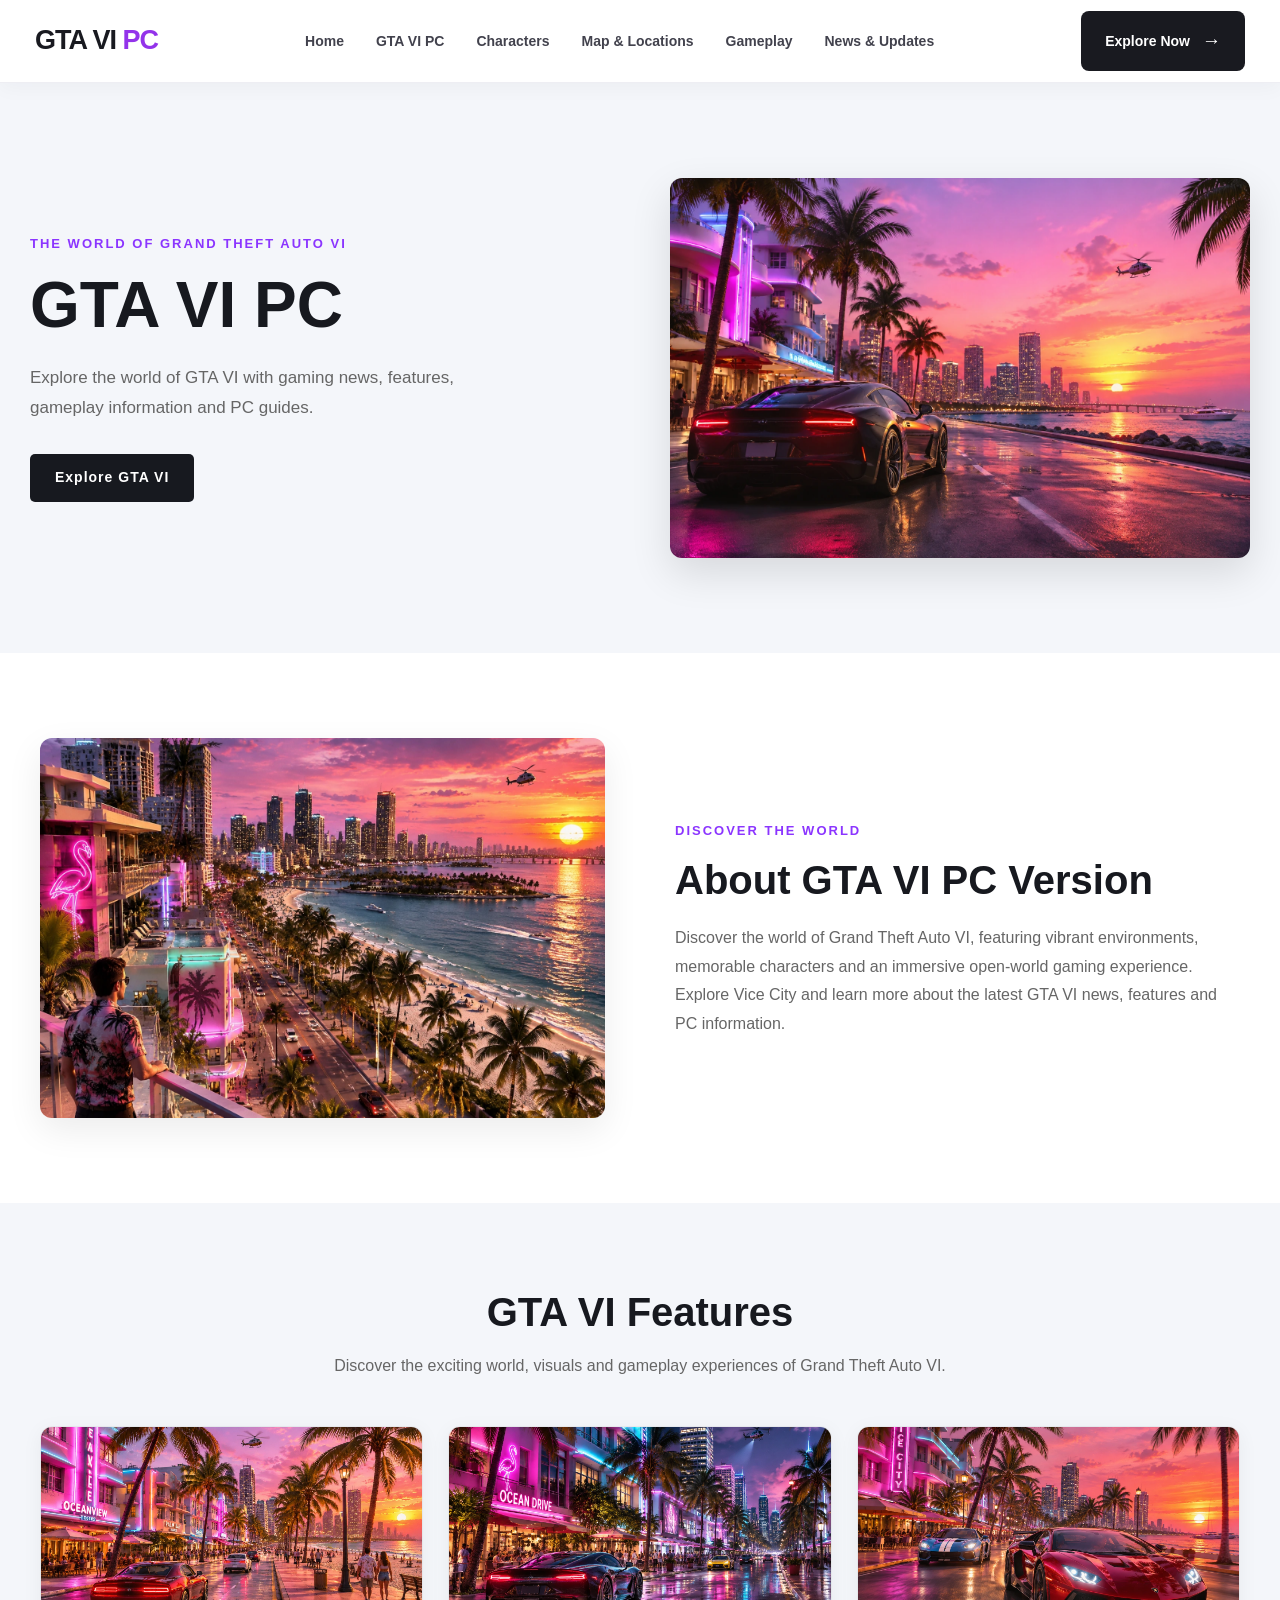
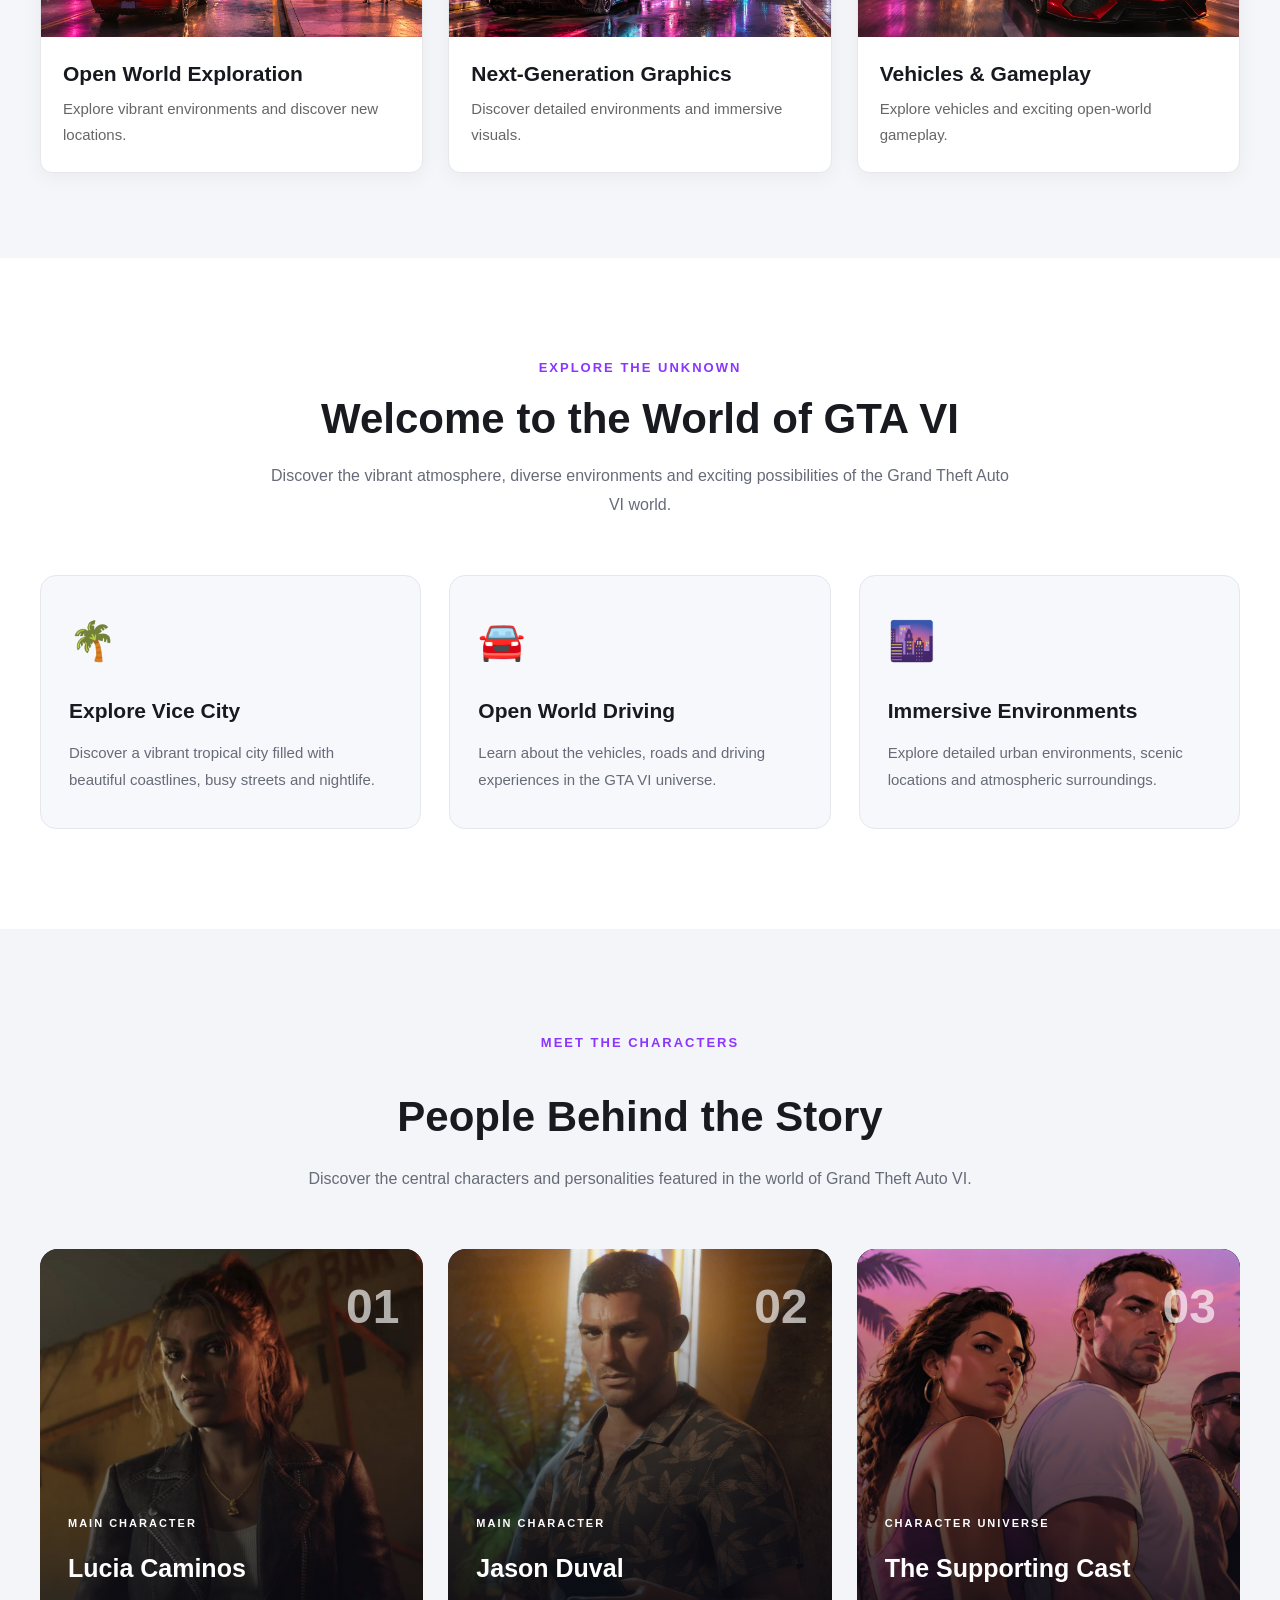
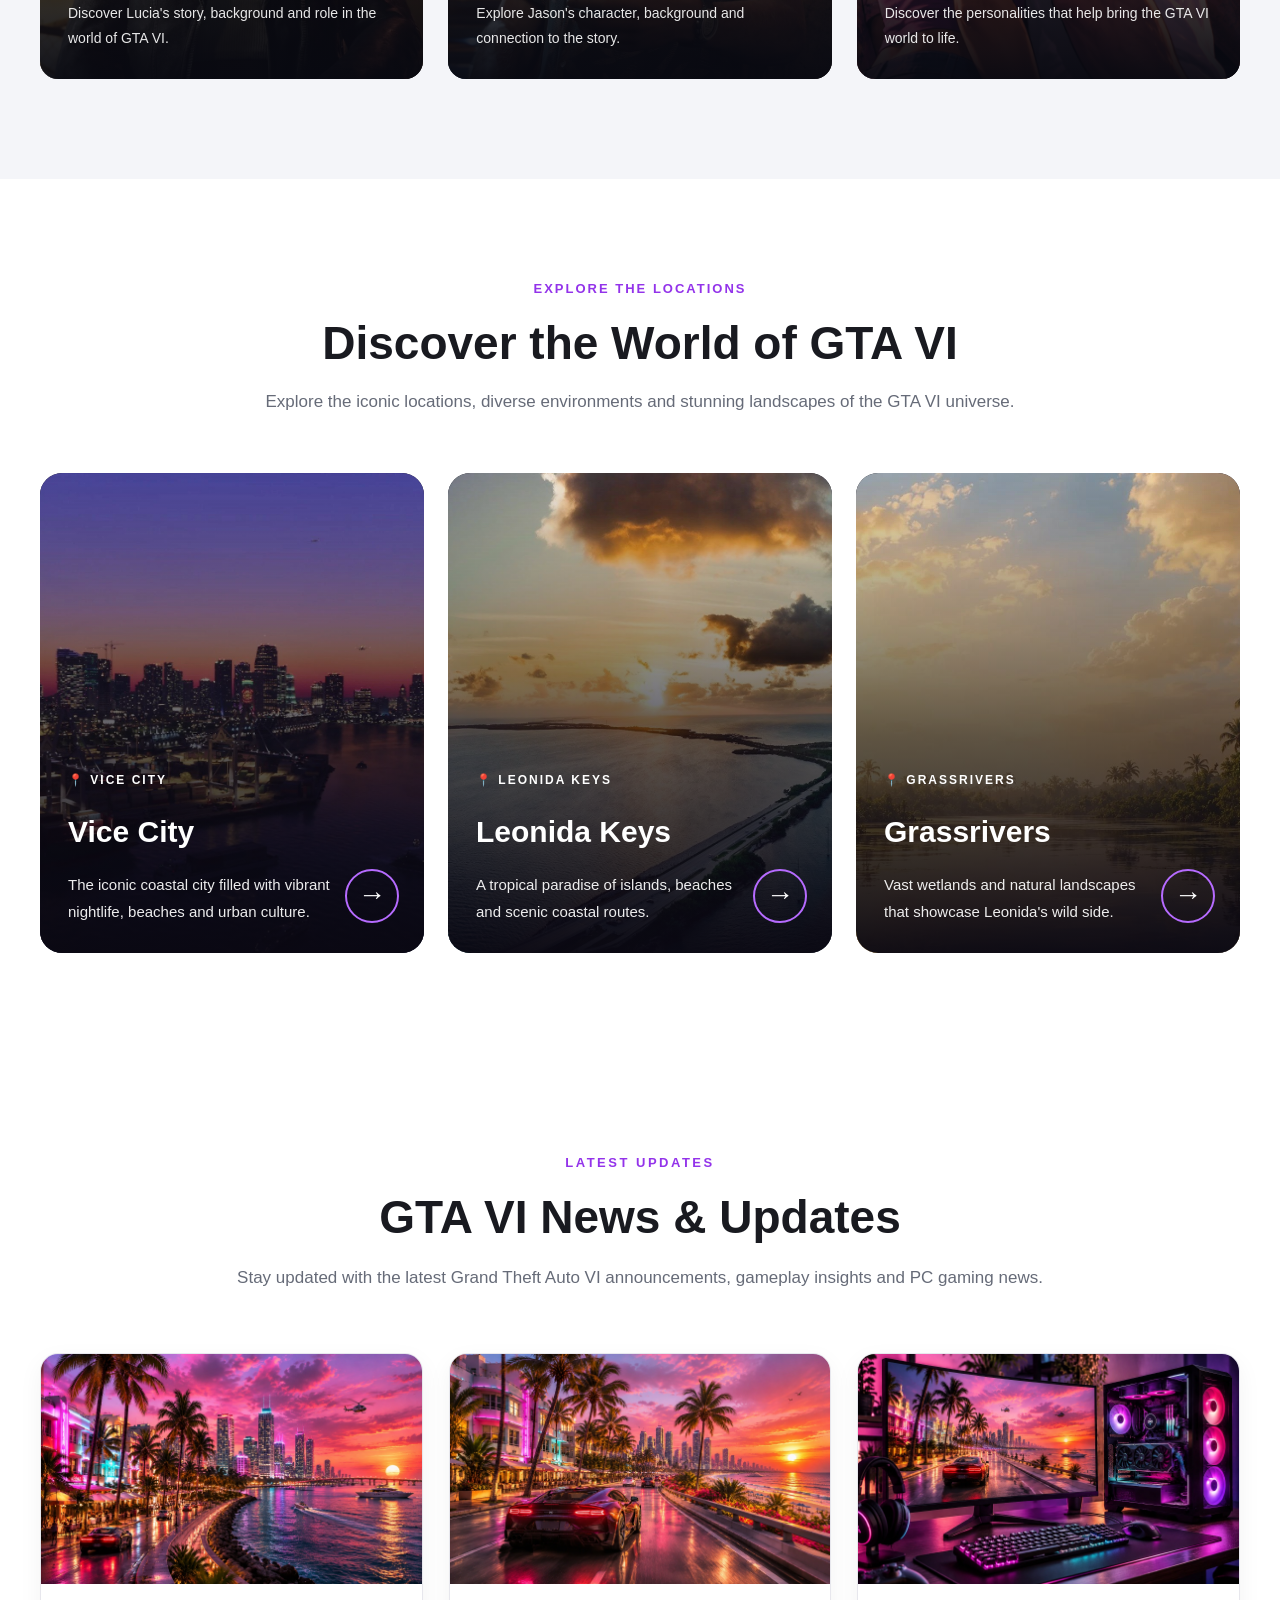
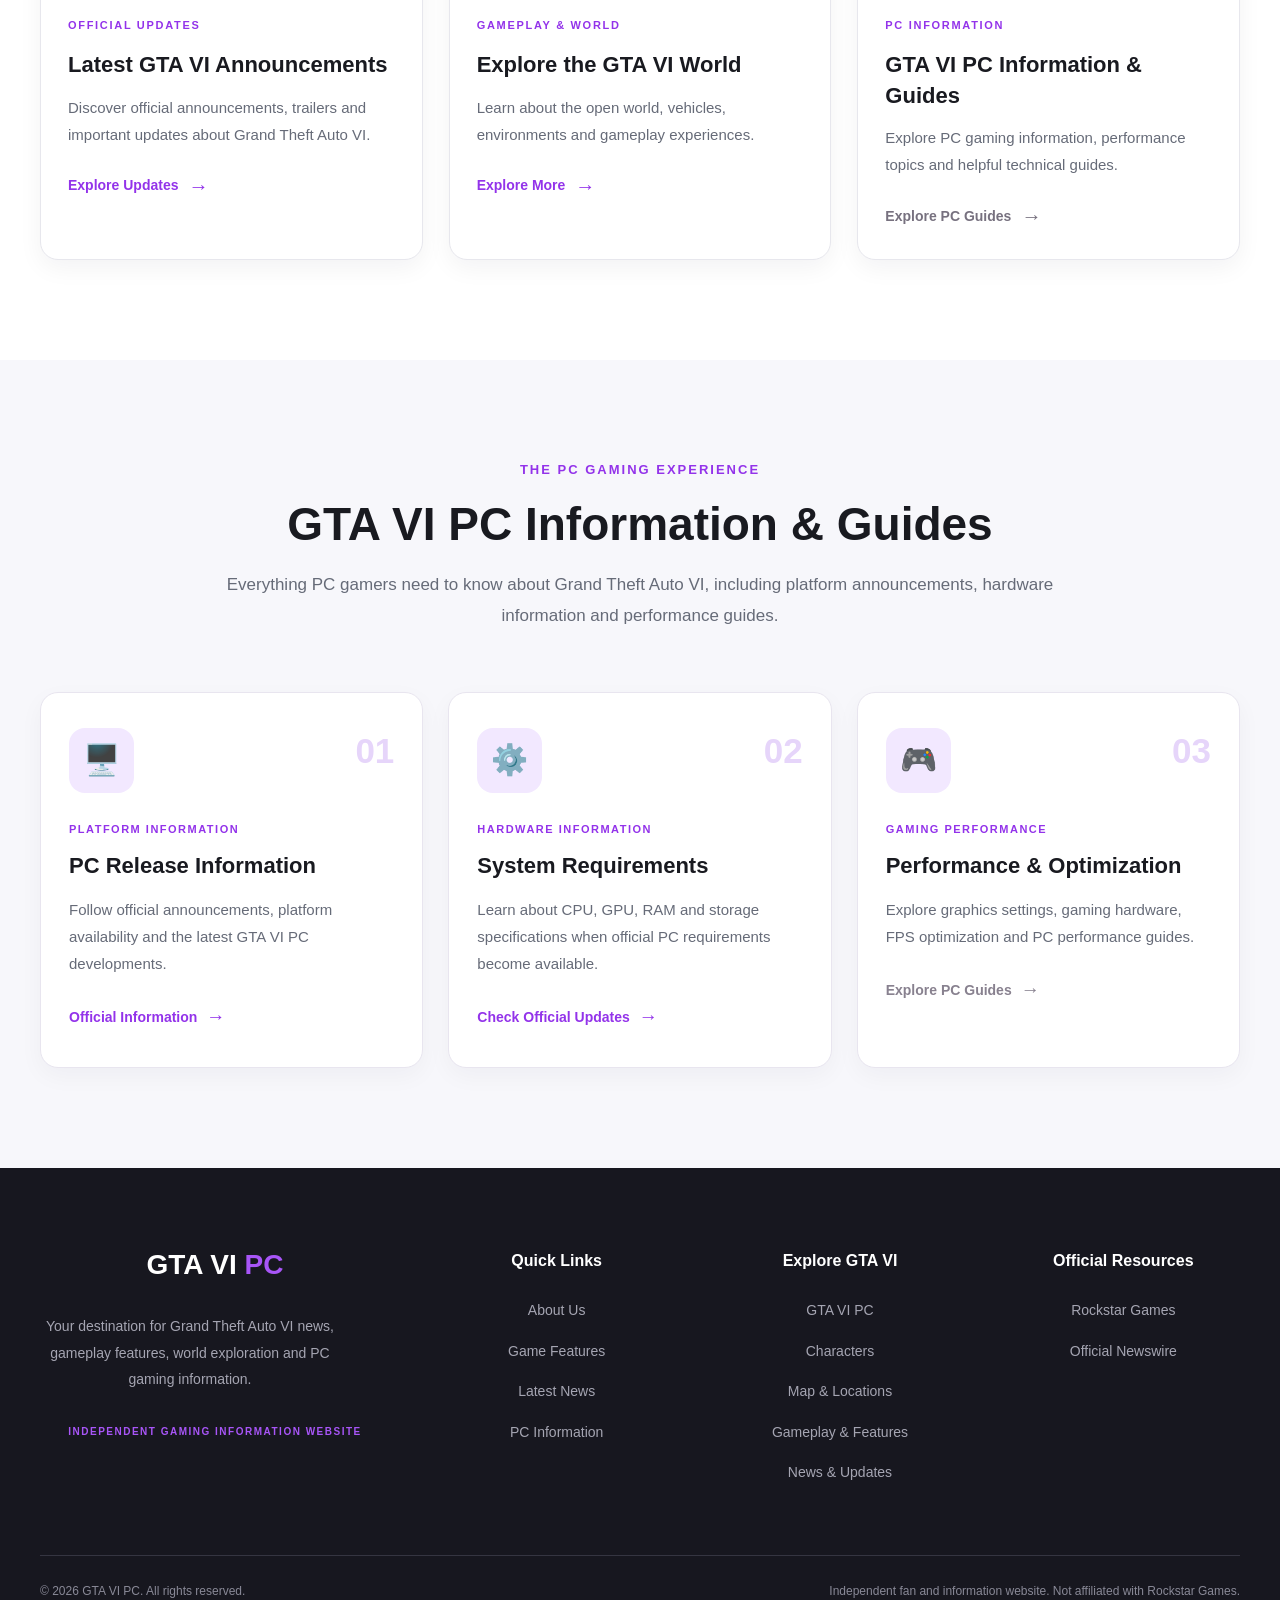
<file: index.html>
<!DOCTYPE html>
<html lang="en">
<head>
  <meta charset="UTF-8">
  <meta name="viewport" content="width=device-width, initial-scale=1.0">


<title>GTA VI PC – News, Features, Locations & Guides</title>

<meta
  name="description"
  content="Explore GTA VI news, gameplay features, Vice City locations, characters and PC gaming information. Discover the latest updates and guides."
>

<meta name="robots" content="index, follow">
  <link rel="canonical" href="https://gta6pcworld.github.io/">

<!-- SOCIAL MEDIA SEO -->

<meta property="og:type" content="website">
<meta property="og:title" content="GTA VI PC – News, Features & Guides">
<meta
  property="og:description"
  content="Explore GTA VI features, characters, locations, gaming news and PC information."
>
<meta property="og:url" content="https://gta6pcworld.github.io/">

<meta name="twitter:card" content="summary_large_image">
<meta name="twitter:title" content="GTA VI PC – News & Guides">
<meta
  name="twitter:description"
  content="Discover GTA VI news, gameplay features, locations and PC gaming information."
>

  <meta name="theme-color" content="#F4F6FA">

  <link rel="stylesheet" href="style.css">
  
  <meta name="google-site-verification" content="uoj52pGA1ADCjM4jGAIRHSmYccWUpt4sPZkeE8u8iE0" />
</head>

<body>


<!-- PREMIUM RESPONSIVE NAVIGATION -->

<header class="site-header">

  <div class="header-inner">

    <!-- WEBSITE LOGO -->

    <a href="index.html" class="brand-logo">
      GTA VI <span>PC</span>
    </a>

    <!-- DESKTOP NAVIGATION -->

    
<nav class="primary-nav" id="primary-navigation">

  <a href="index.html" class="nav-link">Home</a>

  <a href="categories/gta-6-pc.html" class="nav-link">GTA VI PC</a>

  <a href="categories/characters.html" class="nav-link">Characters</a>

  <a href="categories/map-locations.html" class="nav-link">Map & Locations</a>

  <a href="categories/gameplay.html" class="nav-link">Gameplay</a>

  <a href="categories/news.html" class="nav-link">News & Updates</a>

</nav>


    <!-- HEADER ACTIONS -->

    <div class="header-actions">

      <a href="categories/gta-6-pc.html" class="header-cta">
        Explore Now
        <span>→</span>
      </a>

      <!-- MOBILE MENU BUTTON -->

      <button
        class="mobile-menu-toggle"
        type="button"
        aria-label="Open navigation menu"
        aria-expanded="false"
        aria-controls="primary-navigation"
      >
        <span></span>
        <span></span>
        <span></span>
      </button>

    </div>

  </div>

</header>


  <!-- HERO SECTION -->
  <main>

    <section class="hero-section" id="home">
      <div class="hero-content">
        <p class="hero-label">THE WORLD OF GRAND THEFT AUTO VI</p>

        <h1>GTA VI PC</h1>

        <p>
          Explore the world of GTA VI with gaming news,
          features, gameplay information and PC guides.
        </p>

        <a href="#about" class="primary-button">
          Explore GTA VI
        </a>
      </div>

      <div class="hero-image">
        <img
          src="assets/images/hero.webp"
          alt="Cinematic Vice City inspired gaming environment"
        >
      </div>
    </section>

    
<!-- ABOUT SECTION -->
<section class="about-section" id="about">
  <div class="container about-grid">

    <div class="about-image">
      <img
        src="assets/images/about.webp"
        alt="Tropical coastal city inspired by Vice City"
        loading="lazy"
        width="900"
        height="700"
      >
    </div>

    <div class="about-content">
      <span class="section-label">DISCOVER THE WORLD</span>

      <h2>About GTA VI PC Version</h2>

      <p>
        Discover the world of Grand Theft Auto VI,
        featuring vibrant environments, memorable
        characters and an immersive open-world
        gaming experience. Explore Vice City and
        learn more about the latest GTA VI news,
        features and PC information.
      </p>
    </div>

  </div>
</section>


    <!-- FEATURES SECTION -->
    <section class="features-section" id="features">
      <div class="container">
        <h2>GTA VI Features</h2>

        <p>
          Discover the exciting world, visuals and gameplay
          experiences of Grand Theft Auto VI.
        </p>

        <div class="features-grid">

          <article class="feature-card">
            <img src="assets/images/feature-world.webp"
                 alt="Open world gaming environment">
            <h3>Open World Exploration</h3>
            <p>Explore vibrant environments and discover new locations.</p>
          </article>

          <article class="feature-card">
            <img src="assets/images/feature-graphics.webp"
                 alt="Cinematic gaming graphics">
            <h3>Next-Generation Graphics</h3>
            <p>Discover detailed environments and immersive visuals.</p>
          </article>

          <article class="feature-card">
            <img src="assets/images/feature-vehicles.webp"
                 alt="Sports cars in a cinematic city environment">
            <h3>Vehicles & Gameplay</h3>
            <p>Explore vehicles and exciting open-world gameplay.</p>
          </article>

        </div>
      </div>
    </section>

    
<!-- GTA VI WORLD SECTION -->

<section class="world-section" id="world">

  <div class="container">

    <div class="world-heading">
      <span class="section-label">EXPLORE THE UNKNOWN</span>

      <h2>Welcome to the World of GTA VI</h2>

      <p>
        Discover the vibrant atmosphere, diverse environments
        and exciting possibilities of the Grand Theft Auto VI world.
      </p>
    </div>

    <div class="world-grid">

      <article class="world-card">
        <div class="world-icon">🌴</div>
        <h3>Explore Vice City</h3>
        <p>
          Discover a vibrant tropical city filled with
          beautiful coastlines, busy streets and nightlife.
        </p>
      </article>

      <article class="world-card">
        <div class="world-icon">🚘</div>
        <h3>Open World Driving</h3>
        <p>
          Learn about the vehicles, roads and driving
          experiences in the GTA VI universe.
        </p>
      </article>

      <article class="world-card">
        <div class="world-icon">🌆</div>
        <h3>Immersive Environments</h3>
        <p>
          Explore detailed urban environments, scenic
          locations and atmospheric surroundings.
        </p>
      </article>

    </div>

  </div>

</section>

<!-- GTA VI CHARACTERS SECTION -->


<!-- GTA VI CHARACTERS SECTION -->

<section class="characters-section" id="characters">
  <div class="container">

    <div class="characters-heading">
      <span class="section-label">MEET THE CHARACTERS</span>
      <h2>People Behind the Story</h2>
      <p>
        Discover the central characters and personalities
        featured in the world of Grand Theft Auto VI.
      </p>
    </div>

    <div class="characters-grid">

      <a href="articles/lucia-caminos.html" class="character-card-link">
  <article class="character-card lucia-card">
        <img src="assets/images/lucia.webp"
             alt="Lucia character artwork"
             loading="lazy">
        <div class="character-overlay"></div>
        <div class="character-number">01</div>
        <div class="character-content">
          <span class="character-tag">MAIN CHARACTER</span>
          <h3>Lucia Caminos</h3>
          <p>
            Discover Lucia's story, background and
            role in the world of GTA VI.
          </p>
        </div>
        </article>
</a>

      
<a href="categories/characters.html" class="character-card-link">
  <article class="character-card jason-card">

    <img src="assets/images/jason.webp"
         alt="Jason character artwork"
         loading="lazy">

    <div class="character-overlay"></div>
    <div class="character-number">02</div>

    <div class="character-content">
      <span class="character-tag">MAIN CHARACTER</span>
      <h3>Jason Duval</h3>
      <p>
        Explore Jason's character, background
        and connection to the story.
      </p>
    </div>

  </article>
</a>

      
<a href="categories/characters.html" class="character-card-link">
  <article class="character-card cast-card">

    <img src="assets/images/characters.webp"
         alt="GTA VI supporting characters"
         loading="lazy">

    <div class="character-overlay"></div>
    <div class="character-number">03</div>

    <div class="character-content">
      <span class="character-tag">CHARACTER UNIVERSE</span>
      <h3>The Supporting Cast</h3>
      <p>
        Discover the personalities that help
        bring the GTA VI world to life.
      </p>
    </div>

  </article>
</a>

    </div>
  </div>
</section>


<!-- 15. GTA VI LOCATIONS SECTION -->

<section class="locations-section" id="locations">

  <div class="container">

    <div class="locations-heading">
      <span class="section-label">EXPLORE THE LOCATIONS</span>
      <h2>Discover the World of GTA VI</h2>
      <p>
        Explore the iconic locations, diverse environments
        and stunning landscapes of the GTA VI universe.
      </p>
    </div>

    <div class="locations-grid">

      <!-- VICE CITY -->

      <a href="categories/map-locations.html"
         class="location-card-link">

        <article class="location-card">
          <img
            src="assets/images/vice-city.webp"
            alt="Vice City tropical skyline at a vibrant sunset"
            loading="lazy"
          >

          <div class="location-overlay"></div>

          <div class="location-content">
            <span class="location-label">📍 VICE CITY</span>
            <h3>Vice City</h3>
            <p>
              The iconic coastal city filled with vibrant
              nightlife, beaches and urban culture.
            </p>
            <span class="location-arrow" aria-hidden="true">→</span>
          </div>
        </article>

      </a>

      <!-- LEONIDA KEYS -->

      <a href="categories/map-locations.html"
         class="location-card-link">

        <article class="location-card">
          <img
            src="assets/images/leonida-keys.webp"
            alt="Leonida Keys tropical islands and coastal scenery"
            loading="lazy"
          >

          <div class="location-overlay"></div>

          <div class="location-content">
            <span class="location-label">📍 LEONIDA KEYS</span>
            <h3>Leonida Keys</h3>
            <p>
              A tropical paradise of islands, beaches
              and scenic coastal routes.
            </p>
            <span class="location-arrow" aria-hidden="true">→</span>
          </div>
        </article>

      </a>

      <!-- GRASSRIVERS -->

      <a href="categories/map-locations.html"
         class="location-card-link">

        <article class="location-card">
          <img
            src="assets/images/grassrivers.webp"
            alt="Grassrivers wetlands surrounded by tropical vegetation"
            loading="lazy"
          >

          <div class="location-overlay"></div>

          <div class="location-content">
            <span class="location-label">📍 GRASSRIVERS</span>
            <h3>Grassrivers</h3>
            <p>
              Vast wetlands and natural landscapes
              that showcase Leonida's wild side.
            </p>
            <span class="location-arrow" aria-hidden="true">→</span>
          </div>
        </article>

      </a>

    </div>

  </div>

</section>



<!-- 16. GTA VI GAMING NEWS SECTION -->

<section class="news-section" id="news">

  <div class="container">

    <!-- SECTION HEADING -->

    <div class="news-heading">

      <span class="section-label">
        LATEST UPDATES
      </span>

      <h2>GTA VI News & Updates</h2>

      <p>
        Stay updated with the latest Grand Theft Auto VI
        announcements, gameplay insights and PC gaming news.
      </p>

    </div>

    <!-- NEWS GRID -->

    <div class="news-grid">

      <!-- NEWS CARD 01 -->

      <article class="news-card">

        <div class="news-image">
          <img
            src="assets/images/news-updates.webp"
            alt="Cinematic Vice City skyline and GTA VI inspired environment"
            loading="lazy"
            width="900"
            height="600"
          >
        </div>

        <div class="news-content">

          <span class="news-category">
            OFFICIAL UPDATES
          </span>

          <h3>Latest GTA VI Announcements</h3>

          <p>
            Discover official announcements, trailers
            and important updates about Grand Theft Auto VI.
          </p>

          <a
            href="categories/news.html"
            target="_blank"
            rel="noopener noreferrer"
            class="news-link"
          >
            Explore Updates <span>→</span>
          </a>

        </div>

      </article>

      <!-- NEWS CARD 02 -->

      <article class="news-card">

        <div class="news-image">
          <img
            src="assets/images/news-gameplay.webp"
            alt="Open world tropical driving environment inspired by GTA VI"
            loading="lazy"
            width="900"
            height="600"
          >
        </div>

        <div class="news-content">

          <span class="news-category">
            GAMEPLAY & WORLD
          </span>

          <h3>Explore the GTA VI World</h3>

          <p>
            Learn about the open world, vehicles,
            environments and gameplay experiences.
          </p>

          <a
            href="categories/gameplay.html"
            target="_blank"
            rel="noopener noreferrer"
            class="news-link"
          >
            Explore More <span>→</span>
          </a>

        </div>

      </article>

      <!-- NEWS CARD 03 -->

      <article class="news-card">

        <div class="news-image">
          <img
            src="assets/images/news-pc.webp"
            alt="High performance gaming PC setup with RGB lighting"
            loading="lazy"
            width="900"
            height="600"
          >
        </div>

        <div class="news-content">

          <span class="news-category">
            PC INFORMATION
          </span>

          <h3>GTA VI PC Information & Guides</h3>

          <p>
            Explore PC gaming information, performance
            topics and helpful technical guides.
          </p>

          <a href="categories/gta-6-pc.html"
   class="news-link news-coming-soon">
  Explore PC Guides <span>→</span>
</a>

        </div>

      </article>

    </div>

  </div>

</section>

<!-- 17. GTA VI PC INFORMATION SECTION -->

<section class="pc-info-section" id="pc-info">

  <div class="container">

    <!-- SECTION HEADING -->

    <div class="pc-info-heading">

      <span class="section-label">
        THE PC GAMING EXPERIENCE
      </span>

      <h2>GTA VI PC Information & Guides</h2>

      <p>
        Everything PC gamers need to know about Grand Theft Auto VI,
        including platform announcements, hardware information
        and performance guides.
      </p>

    </div>

    <!-- INFORMATION CARDS -->

    <div class="pc-info-grid">

      <!-- CARD 01 -->

      <article class="pc-info-card">

        <div class="pc-info-icon">
          🖥️
        </div>

        <span class="pc-info-number">01</span>

        <span class="pc-info-category">
          PLATFORM INFORMATION
        </span>

        <h3>PC Release Information</h3>

        <p>
          Follow official announcements, platform availability
          and the latest GTA VI PC developments.
        </p>

        <a
          href="categories/gta-6-pc.html"
          class="pc-info-link"
        >
          Official Information <span>→</span>
        </a>

      </article>

      <!-- CARD 02 -->

      <article class="pc-info-card">

        <div class="pc-info-icon">
          ⚙️
        </div>

        <span class="pc-info-number">02</span>

        <span class="pc-info-category">
          HARDWARE INFORMATION
        </span>

        <h3>System Requirements</h3>

        <p>
          Learn about CPU, GPU, RAM and storage specifications
          when official PC requirements become available.
        </p>

        <a
          href="categories/gta-6-pc.html"
          class="pc-info-link"
        >
          Check Official Updates <span>→</span>
        </a>

      </article>

      <!-- CARD 03 -->

      <article class="pc-info-card">

        <div class="pc-info-icon">
          🎮
        </div>

        <span class="pc-info-number">03</span>

        <span class="pc-info-category">
          GAMING PERFORMANCE
        </span>

        <h3>Performance & Optimization</h3>

        <p>
          Explore graphics settings, gaming hardware,
          FPS optimization and PC performance guides.
        </p>

        <a href="categories/gta-6-pc.html"
   class="pc-info-link pc-info-coming-soon">
  Explore PC Guides <span>→</span>
</a>

      </article>

    </div>

  </div>

</section>


  </main>


<!-- PROFESSIONAL WEBSITE FOOTER -->

<footer class="site-footer">

  <div class="footer-container">

    <!-- BRAND COLUMN -->

    <div class="footer-brand">

      <a href="index.html" class="footer-logo">
        GTA VI <span>PC</span>
      </a>

      <p>
        Your destination for Grand Theft Auto VI news,
        gameplay features, world exploration and
        PC gaming information.
      </p>

      <span class="footer-tagline">
        INDEPENDENT GAMING INFORMATION WEBSITE
      </span>

    </div>

    <!-- QUICK LINKS -->

    <div class="footer-column">

      <h3>Quick Links</h3>

      <ul>
        <li><a href="#about">About Us</a></li>
        <li><a href="#features">Game Features</a></li>
        <li><a href="#news">Latest News</a></li>
        <li><a href="#pc-info">PC Information</a></li>
      </ul>

    </div>

    
<!-- EXPLORE -->

<div class="footer-column">

  <h3>Explore GTA VI</h3>

  <ul>
    <li>
      <a href="categories/gta-6-pc.html">GTA VI PC</a>
    </li>

    <li>
      <a href="categories/characters.html">Characters</a>
    </li>

    <li>
      <a href="categories/map-locations.html">Map & Locations</a>
    </li>

    <li>
      <a href="categories/gameplay.html">Gameplay & Features</a>
    </li>

    <li>
      <a href="categories/news.html">News & Updates</a>
    </li>
  </ul>

</div>

    <!-- OFFICIAL RESOURCES -->

    <div class="footer-column">

      <h3>Official Resources</h3>

      <ul>
        <li>
          <a
            href="https://www.rockstargames.com/VI"
            target="_blank"
            rel="noopener noreferrer"
          >
            Rockstar Games
          </a>
        </li>

        <li>
          <a
            href="https://www.rockstargames.com/newswire"
            target="_blank"
            rel="noopener noreferrer"
          >
            Official Newswire
          </a>
        </li>
      </ul>

    </div>

  </div>

  <!-- FOOTER BOTTOM -->

  <div class="footer-bottom">

    <p>
      © 2026 GTA VI PC. All rights reserved.
    </p>

    <p>
      Independent fan and information website.
      Not affiliated with Rockstar Games.
    </p>

  </div>

</footer>


  <script src="script.js"></script>

</body>
</html>
</file>
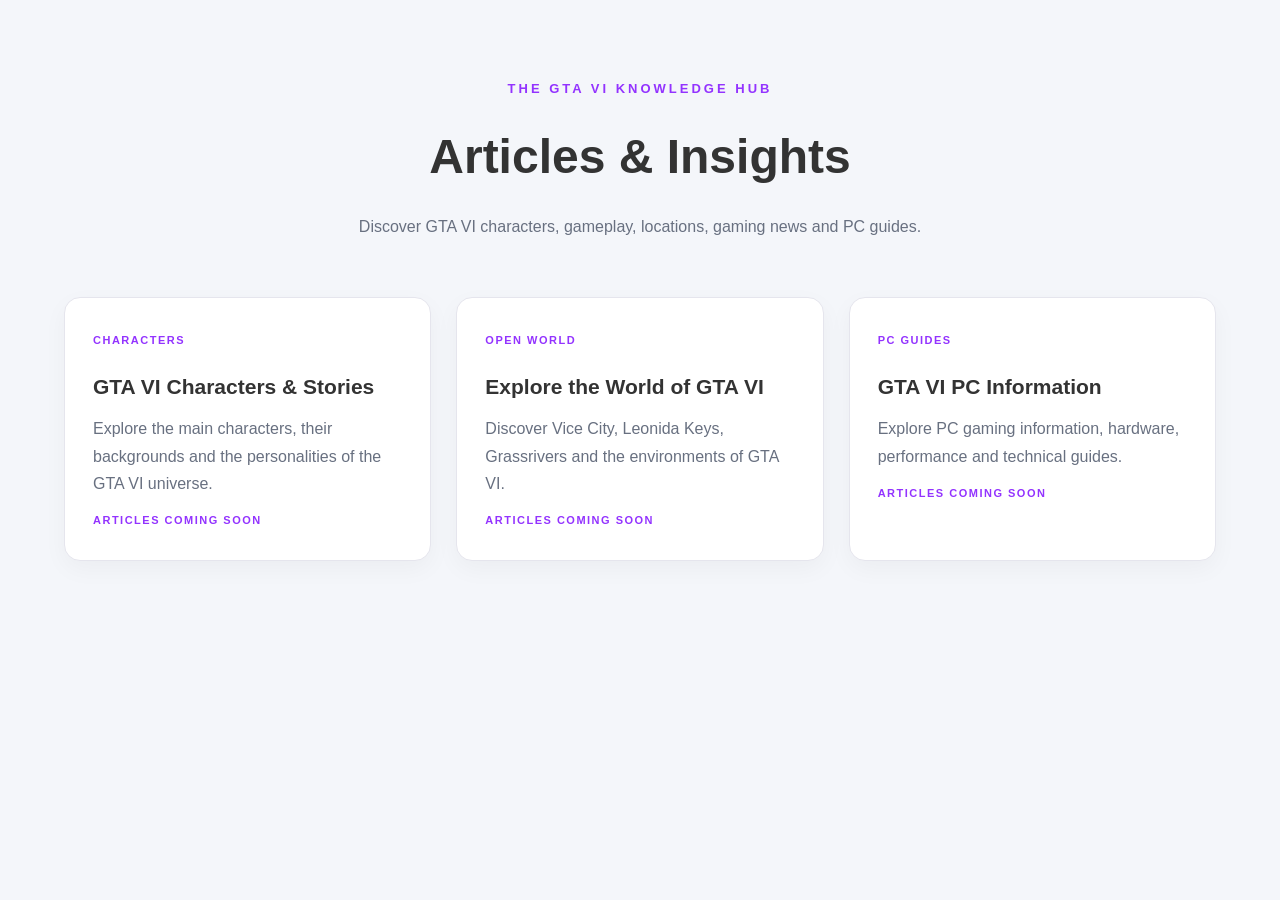
<file: articles/index.html>
<!DOCTYPE html>
<html lang="en">
<head>
  <meta charset="UTF-8">
  <meta name="viewport" content="width=device-width, initial-scale=1.0">

  <title>GTA VI Articles & Blogs | GTA VI PC</title>
  <meta name="description" content="Explore GTA VI news, character profiles, gameplay features, world locations and PC gaming guides.">

  <link rel="canonical" href="https://gta6pcworld.github.io/articles/">
  <link rel="stylesheet" href="../style.css">

  <style>
    .articles-page {
      max-width: 1200px;
      margin: auto;
      padding: 75px 24px;
      min-height: 65vh;
    }

    .articles-heading {
      text-align: center;
      margin-bottom: 55px;
    }

    .articles-heading .eyebrow {
      color: #9333ff;
      letter-spacing: 3px;
      font-size: 13px;
      font-weight: 700;
    }

    .articles-heading h1 {
      font-size: clamp(32px, 5vw, 48px);
      margin: 18px 0;
    }

    .articles-heading p {
      color: #687080;
      line-height: 1.8;
    }

    .articles-grid {
      display: grid;
      grid-template-columns: repeat(3, minmax(0, 1fr));
      gap: 25px;
    }

    .article-card {
      background: white;
      border: 1px solid #e5e5ed;
      border-radius: 16px;
      padding: 28px;
      box-shadow: 0 8px 25px rgba(0,0,0,.04);
    }

    .article-card span {
      color: #9333ff;
      font-size: 11px;
      font-weight: 700;
      letter-spacing: 1.5px;
    }

    .article-card h2 {
      font-size: 21px;
      margin: 18px 0 12px;
    }

    .article-card p {
      color: #687080;
      line-height: 1.7;
    }

    .coming-soon {
      display: inline-block;
      margin-top: 15px;
      font-size: 12px;
      color: #9333ff;
      font-weight: 700;
    }

    @media (max-width: 800px) {
      .articles-grid {
        grid-template-columns: 1fr 1fr;
      }
    }

    @media (max-width: 550px) {
      .articles-grid {
        grid-template-columns: 1fr;
      }
    }
  </style>
</head>

<body>

  <main class="articles-page">

    <header class="articles-heading">
      <span class="eyebrow">THE GTA VI KNOWLEDGE HUB</span>
      <h1>Articles & Insights</h1>
      <p>
        Discover GTA VI characters, gameplay, locations,
        gaming news and PC guides.
      </p>
    </header>

    <section class="articles-grid">

      <article class="article-card">
        <span>CHARACTERS</span>
        <h2>GTA VI Characters & Stories</h2>
        <p>
          Explore the main characters, their backgrounds
          and the personalities of the GTA VI universe.
        </p>
        <span class="coming-soon">ARTICLES COMING SOON</span>
      </article>

      <article class="article-card">
        <span>OPEN WORLD</span>
        <h2>Explore the World of GTA VI</h2>
        <p>
          Discover Vice City, Leonida Keys, Grassrivers
          and the environments of GTA VI.
        </p>
        <span class="coming-soon">ARTICLES COMING SOON</span>
      </article>

      <article class="article-card">
        <span>PC GUIDES</span>
        <h2>GTA VI PC Information</h2>
        <p>
          Explore PC gaming information, hardware,
          performance and technical guides.
        </p>
        <span class="coming-soon">ARTICLES COMING SOON</span>
      </article>

    </section>

  </main>

</body>
</html>
</file>
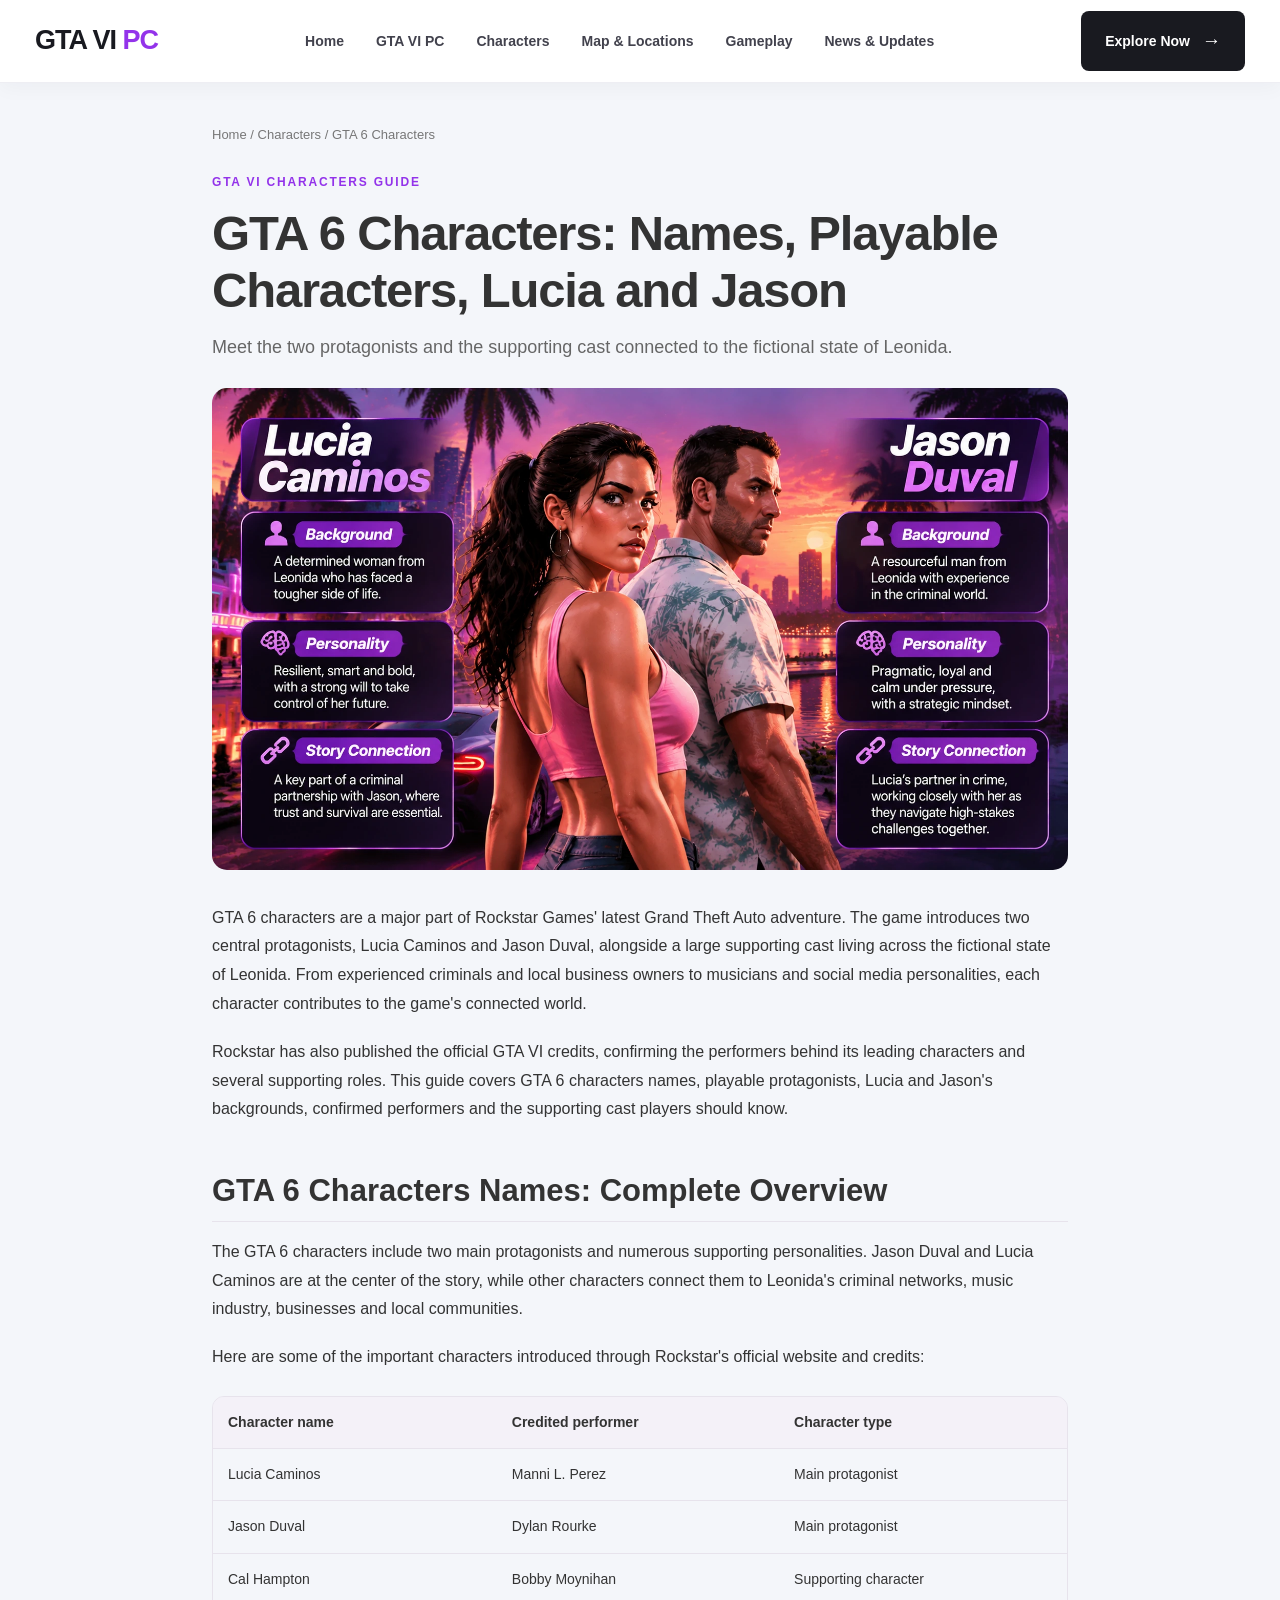
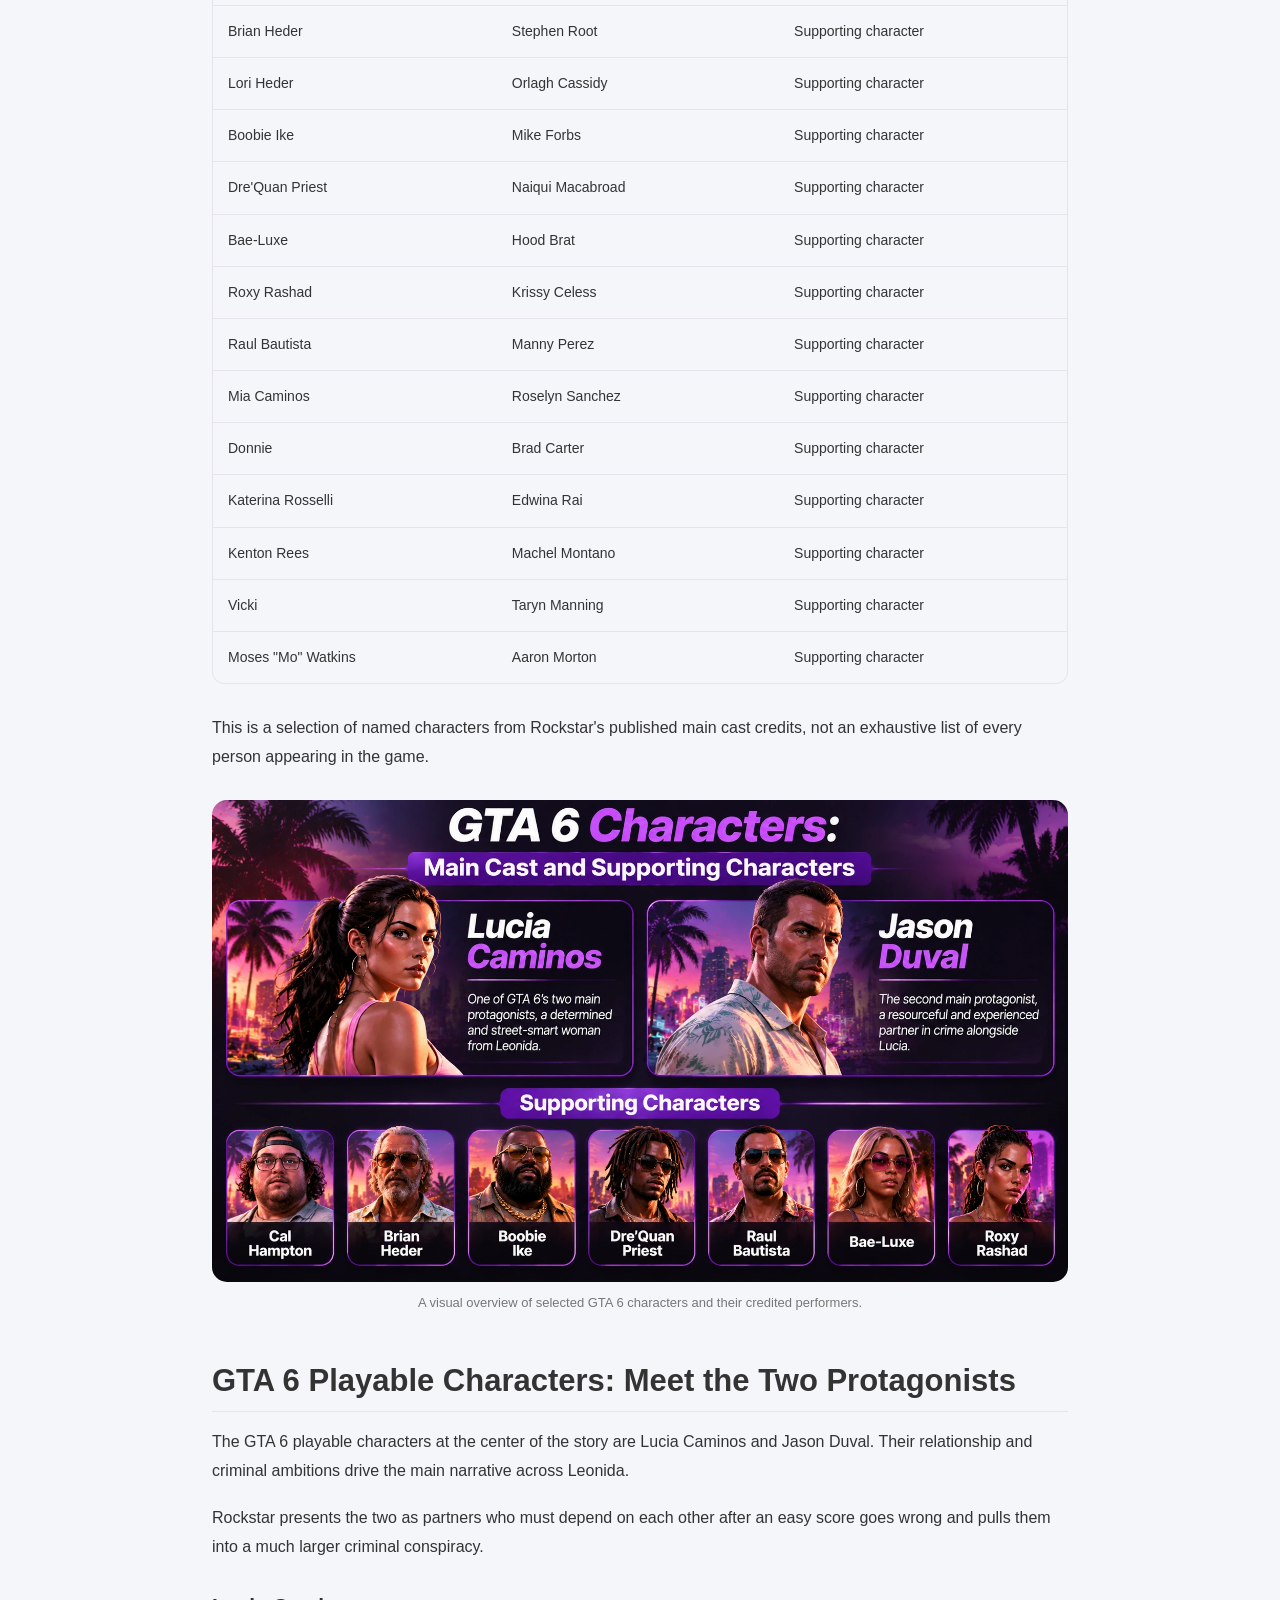
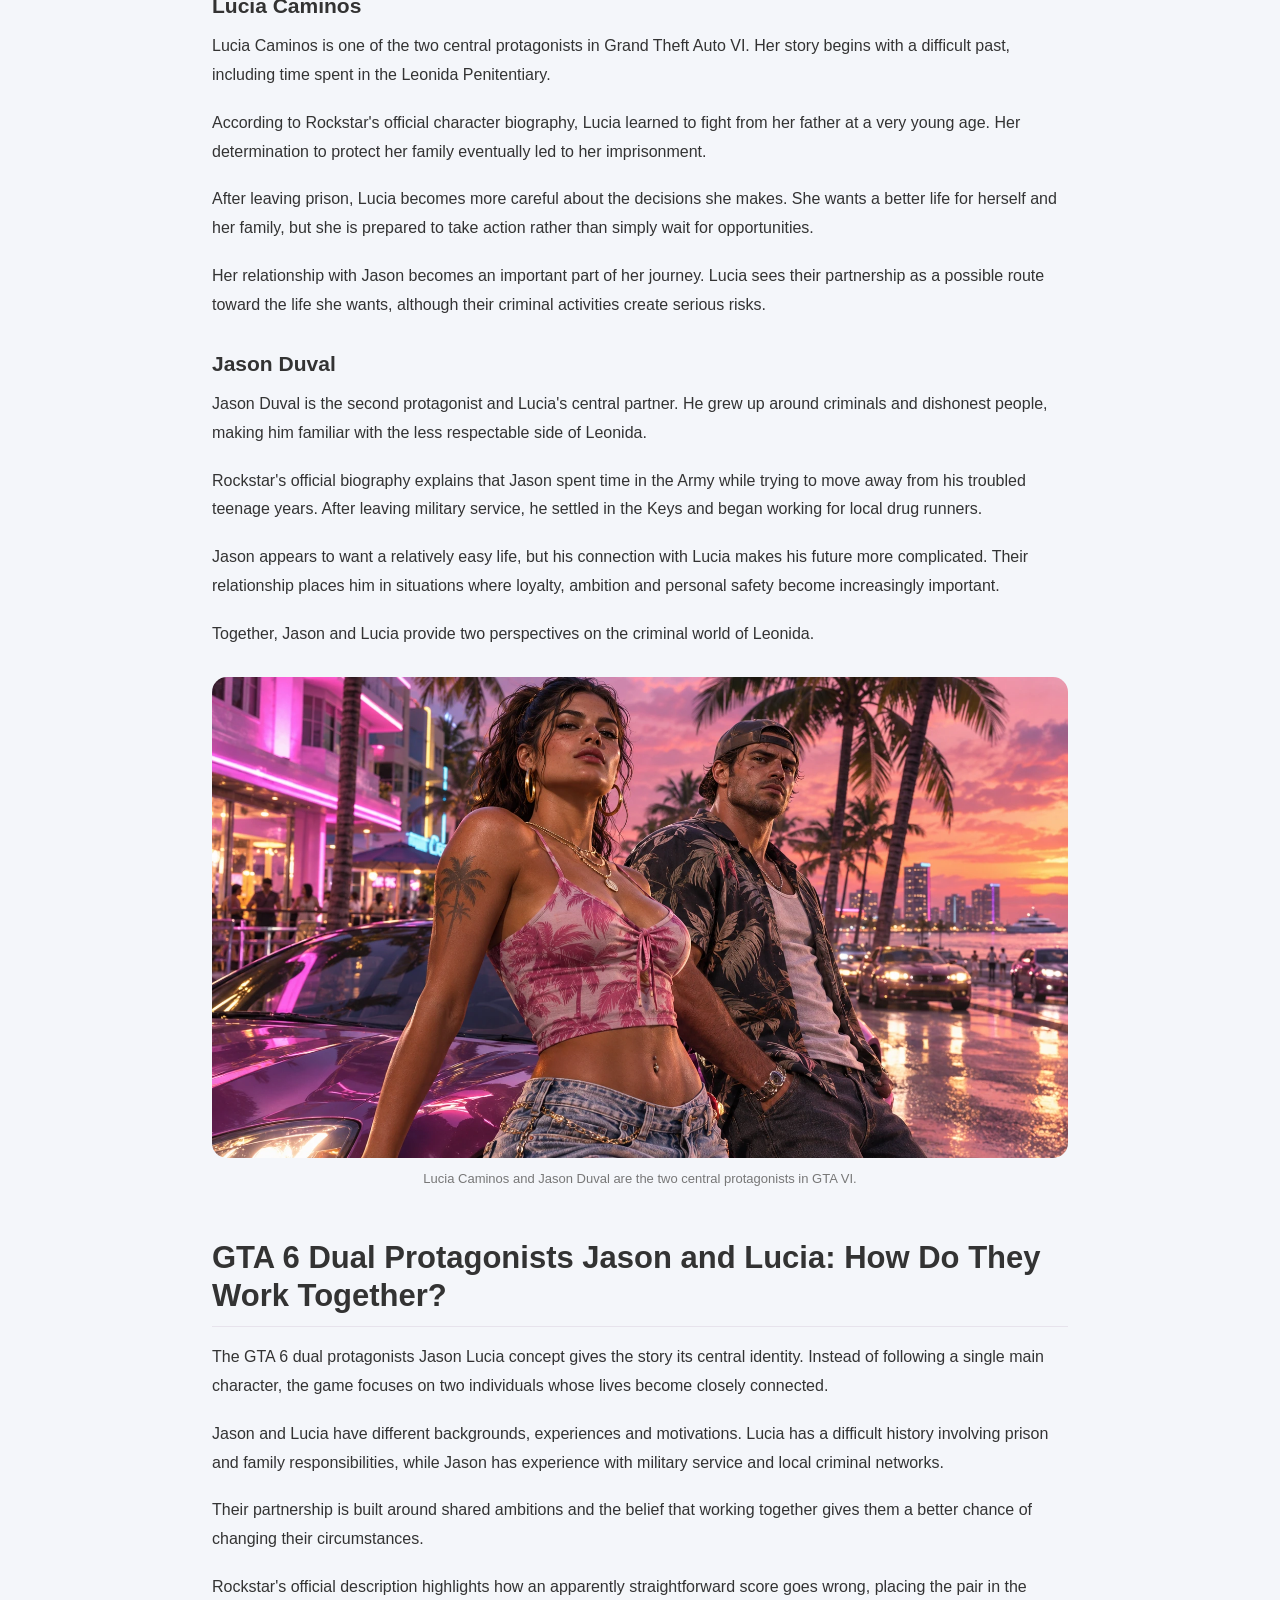
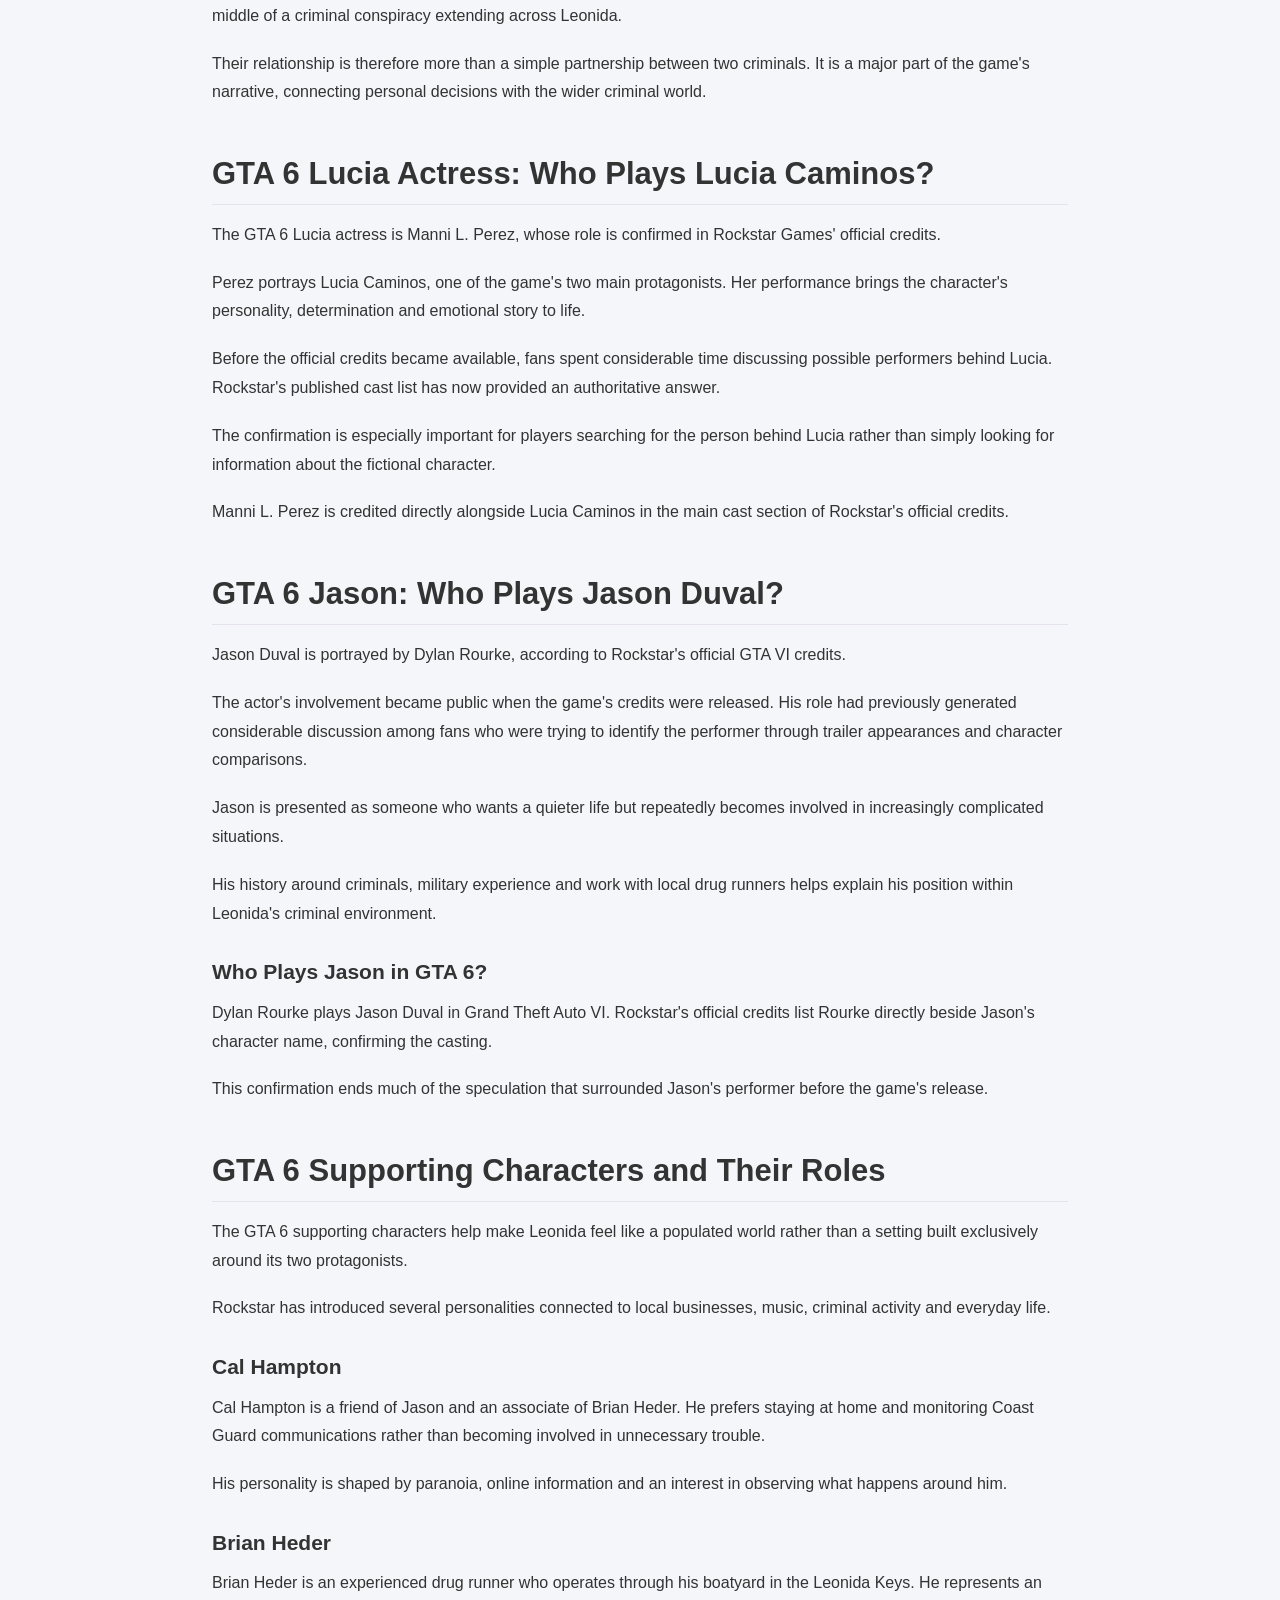
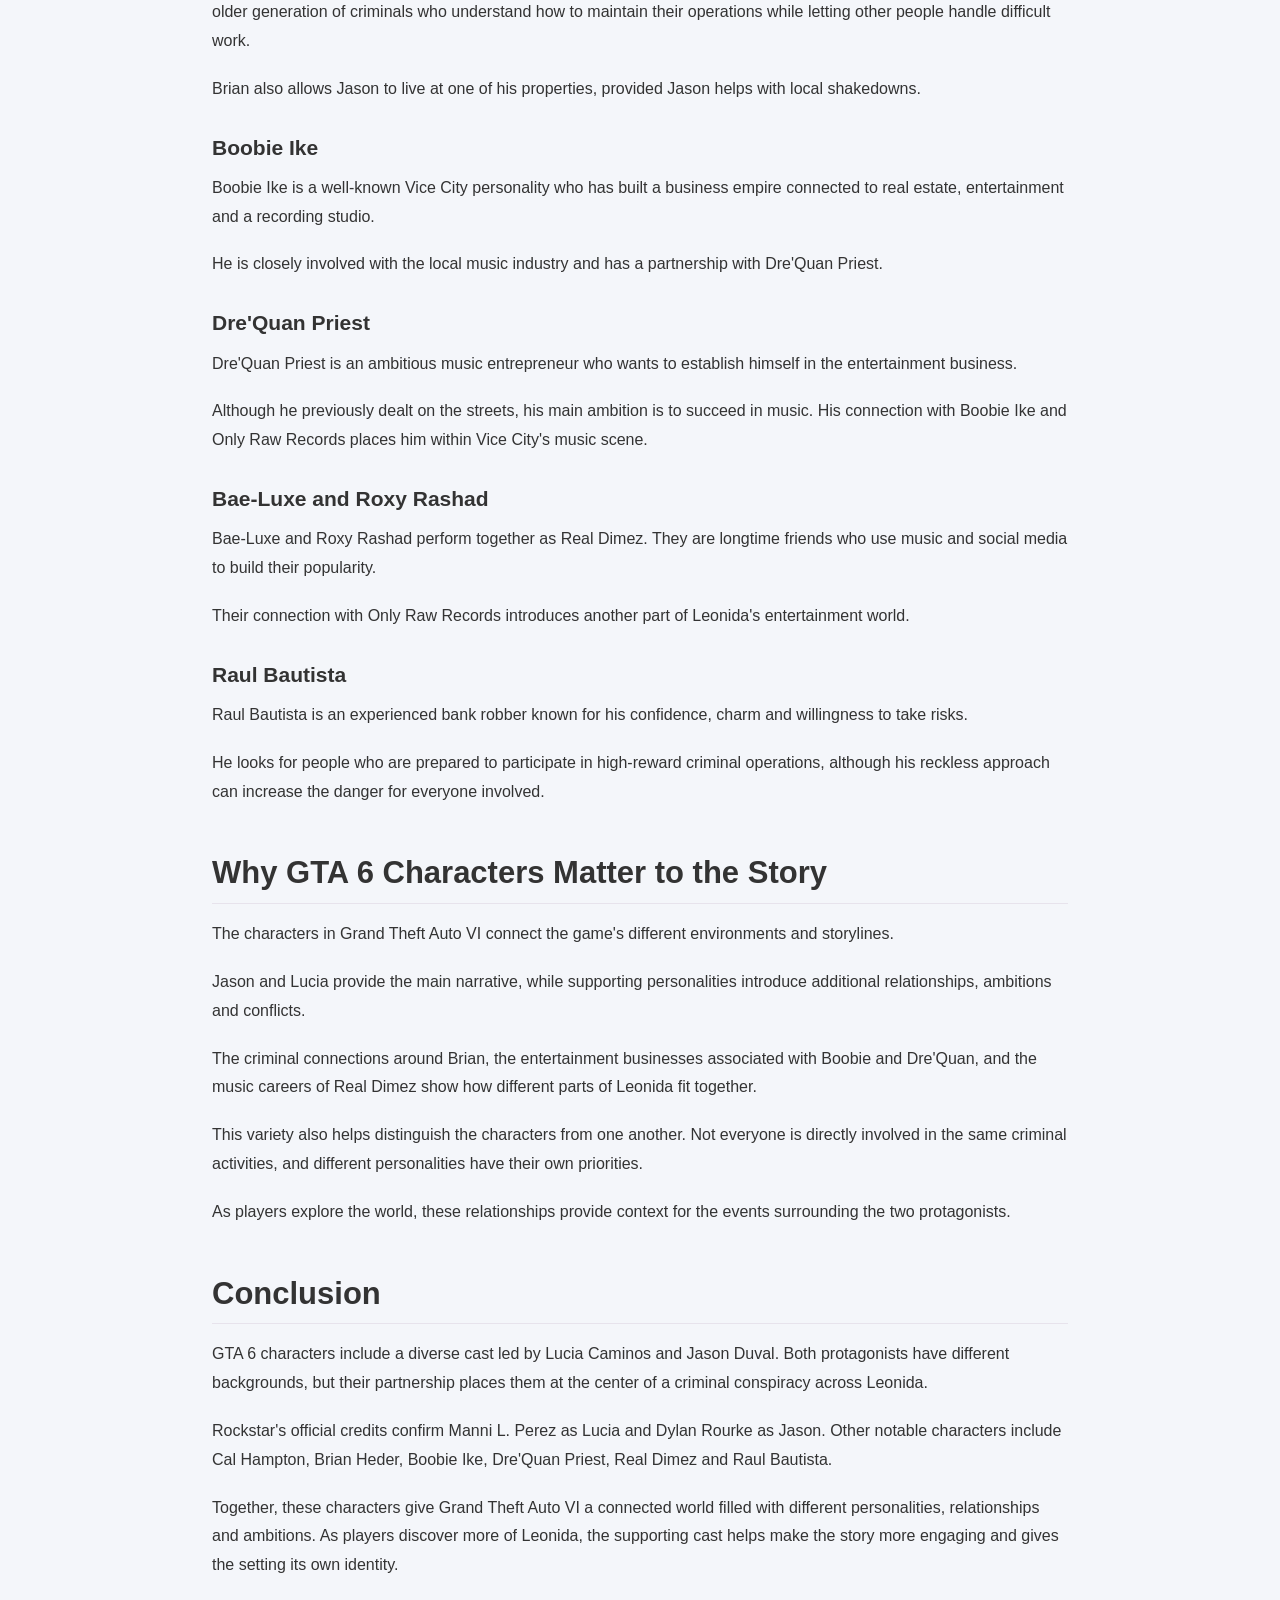
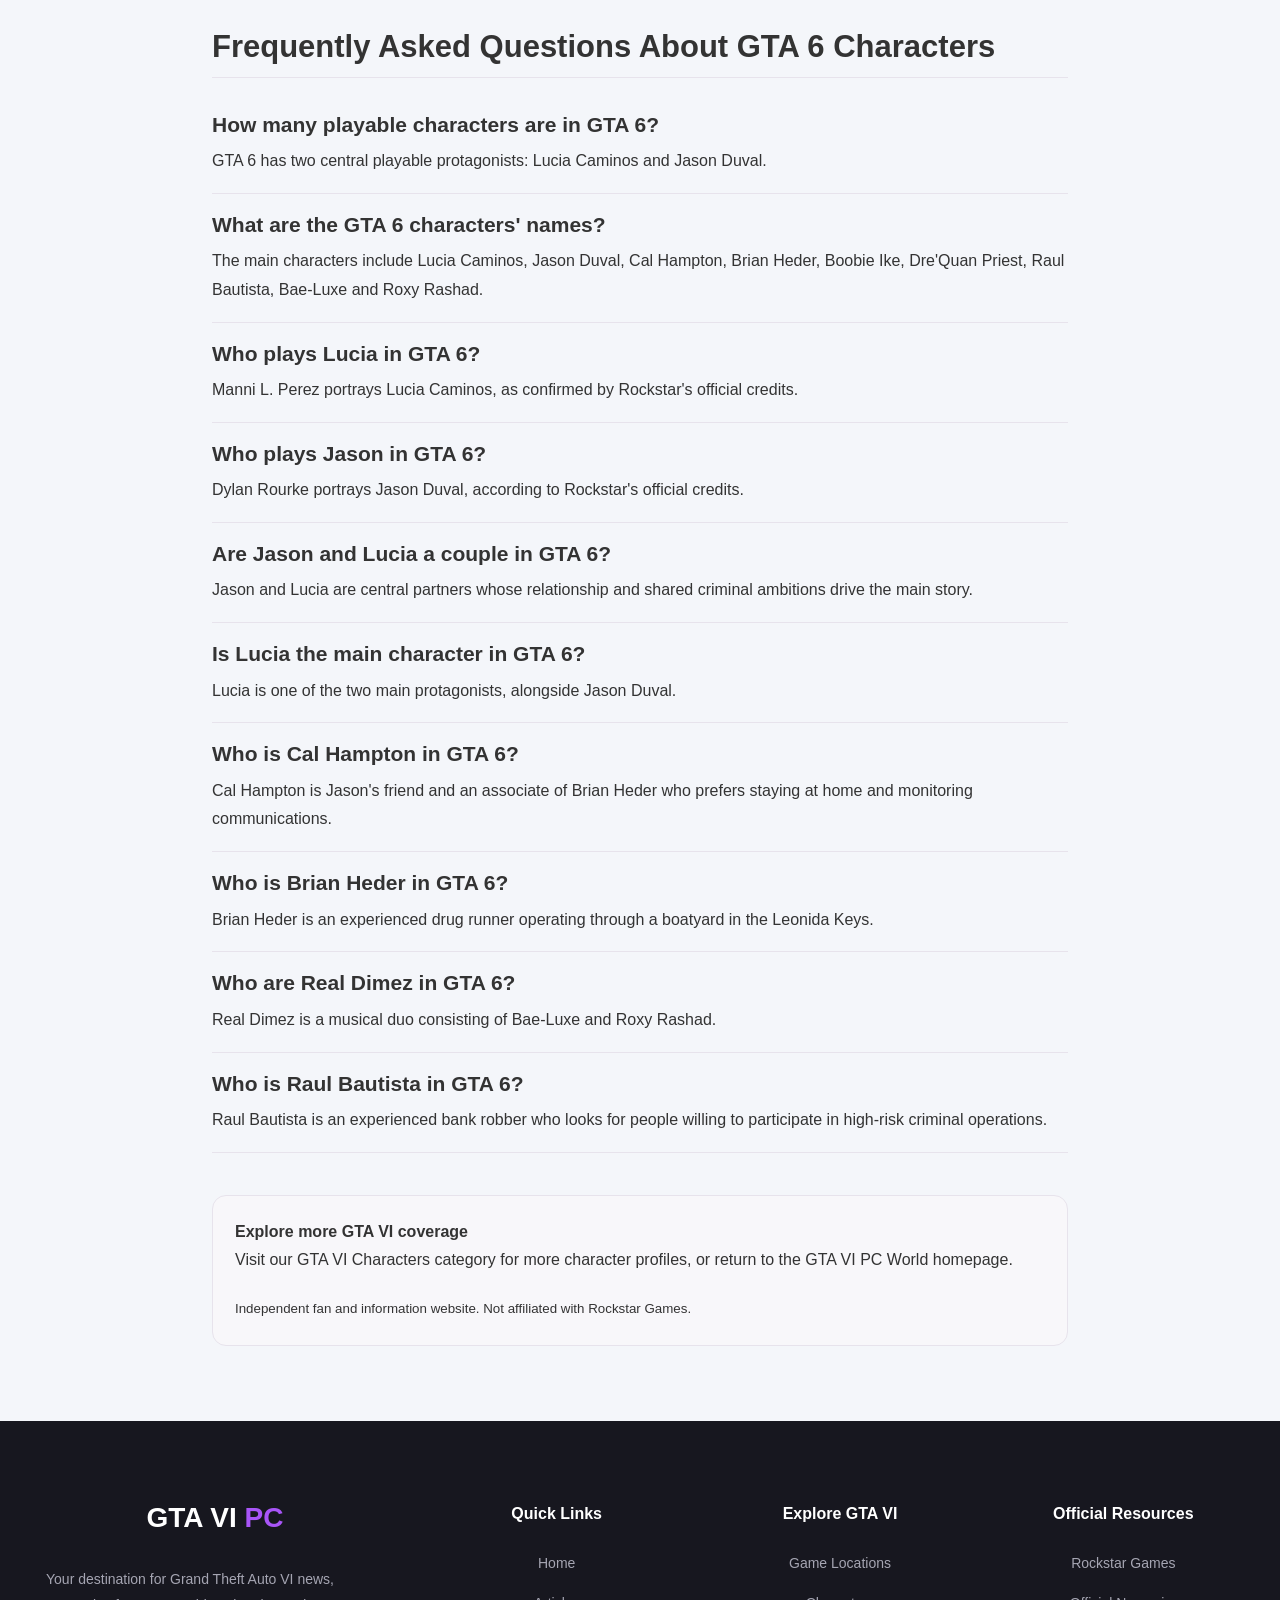
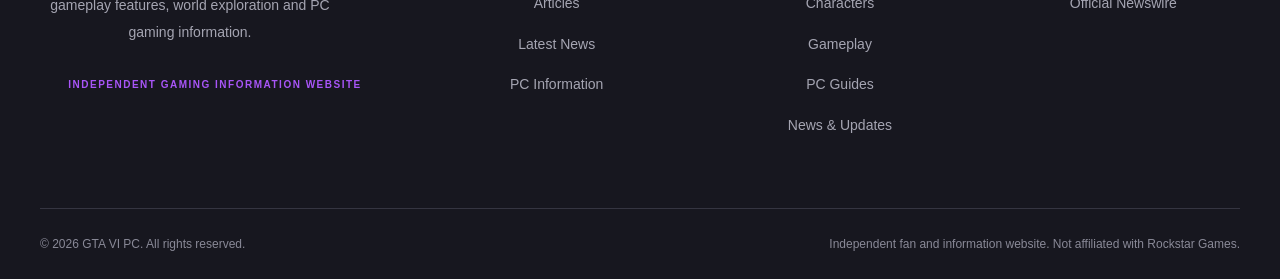
<file: articles/gta-6-characters.html>
<!DOCTYPE html>
<html lang="en">
<head>
  <meta charset="UTF-8">
  <meta name="viewport" content="width=device-width, initial-scale=1.0">

  <title>GTA 6 Characters: Names, Playable Characters, Lucia and Jason</title>
  <meta name="description" content="Meet GTA 6 characters Lucia, Jason and the supporting cast. Discover playable characters, names, backgrounds and confirmed voice actors.">
  <meta name="robots" content="index, follow">
  <link rel="canonical" href="https://gta6pcworld.github.io/articles/gta-6-characters.html">
  <meta name="theme-color" content="#F4F6FA">
  <link rel="stylesheet" href="../style.css">

  <meta property="og:type" content="article">
  <meta property="og:title" content="GTA 6 Characters: Names, Playable Characters, Lucia and Jason">
  <meta property="og:description" content="Meet GTA 6 characters Lucia, Jason and the supporting cast. Discover playable characters, names, backgrounds and confirmed voice actors.">
  <meta property="og:url" content="https://gta6pcworld.github.io/articles/gta-6-characters.html">
  <meta property="og:image" content="https://gta6pcworld.github.io/assets/images/gta-6-jason-lucia-protagonists.webp">
  <meta name="twitter:card" content="summary_large_image">
  <meta name="twitter:title" content="GTA 6 Characters: Names, Playable Characters, Lucia and Jason">
  <meta name="twitter:description" content="Meet GTA 6 characters Lucia, Jason and the supporting cast. Discover playable characters, names, backgrounds and confirmed voice actors.">
  <meta name="twitter:image" content="https://gta6pcworld.github.io/assets/images/gta-6-jason-lucia-protagonists.webp">

  <style>
    /* Article-only styles. The global site header, navigation and footer
       are controlled by the existing ../style.css file. */
    .article-page .article-wrap {
      max-width: 900px;
      margin: 0 auto;
      padding: 42px 22px 75px;
    }
    .article-page .breadcrumb {
      color: #777;
      font-size: 13px;
      margin-bottom: 22px;
    }
    .article-page .breadcrumb a { text-decoration: none; }
    .article-page .category-label {
      color: #9333EA;
      text-transform: uppercase;
      font-size: 12px;
      font-weight: 700;
      letter-spacing: 1.8px;
    }
    .article-page .article-title {
      font-size: clamp(32px, 5vw, 49px);
      line-height: 1.15;
      letter-spacing: -1.2px;
      margin: 12px 0 15px;
    }
    .article-page .dek {
      color: #666;
      font-size: 18px;
      line-height: 1.65;
      margin: 0 0 25px;
    }
    .article-page .featured-image,
    .article-page .article-figure img {
      display: block;
      width: 100%;
      height: auto;
      border-radius: 15px;
    }
    .article-page .featured-image { margin: 25px 0 34px; }
    .article-page .article-body { font-size: 16px; line-height: 1.8; }
    .article-page .article-body p { margin: 0 0 19px; }
    .article-page .article-body h2 {
      font-size: clamp(24px, 3.4vw, 31px);
      line-height: 1.25;
      margin: 48px 0 16px;
      padding-bottom: 10px;
      border-bottom: 1px solid #e7e3ec;
    }
    .article-page .article-body h3 {
      font-size: 21px;
      line-height: 1.35;
      margin: 30px 0 12px;
    }
    .article-page .article-body ul {
      padding-left: 24px;
      margin: 0 0 22px;
    }
    .article-page .article-body li { padding-left: 4px; margin: 7px 0; }
    .article-page .table-wrap {
      overflow-x: auto;
      margin: 24px 0 30px;
      border: 1px solid #e7e3ec;
      border-radius: 12px;
    }
    .article-page .article-body table {
      width: 100%;
      min-width: 540px;
      border-collapse: collapse;
      font-size: 14px;
    }
    .article-page .article-body th,
    .article-page .article-body td {
      padding: 13px 15px;
      text-align: left;
      border-bottom: 1px solid #e7e3ec;
    }
    .article-page .article-body th { background: #f4f1f8; }
    .article-page .article-body tr:last-child td { border-bottom: 0; }
    .article-page .article-figure { margin: 28px 0 32px; }
    .article-page .article-figure figcaption {
      color: #777;
      font-size: 13px;
      margin-top: 9px;
      text-align: center;
    }
    .article-page .faq-item {
      padding: 17px 0;
      border-bottom: 1px solid #e7e3ec;
    }
    .article-page .faq-item h3 { margin: 0 0 8px; }
    .article-page .faq-item p { margin: 0; }
    .article-page .article-end {
      border: 1px solid #e7e3ec;
      border-radius: 14px;
      padding: 22px;
      margin-top: 42px;
      background: #f8f7fa;
    }
    @media (max-width: 650px) {
      .article-page .article-wrap { padding: 30px 18px 55px; }
      .article-page .dek { font-size: 16px; }
      .article-page .article-body { font-size: 15.5px; }
    }
  </style>

  <script type="application/ld+json">
  {
    "@context": "https://schema.org",
    "@type": "Article",
    "headline": "GTA 6 Characters: Names, Playable Characters, Lucia and Jason",
    "description": "Meet GTA 6 characters Lucia, Jason and the supporting cast. Discover playable characters, names, backgrounds and confirmed voice actors.",
    "image": [
      "https://gta6pcworld.github.io/assets/images/gta-6-jason-lucia-protagonists.webp",
      "https://gta6pcworld.github.io/assets/images/gta-6-characters-list.webp",
      "https://gta6pcworld.github.io/assets/images/gta-6-characters-lucia-jason.webp"
    ],
    "author": {
      "@type": "Organization",
      "name": "GTA VI PC World"
    },
    "publisher": {
      "@type": "Organization",
      "name": "GTA VI PC World",
      "url": "https://gta6pcworld.github.io/"
    },
    "mainEntityOfPage": {
      "@type": "WebPage",
      "@id": "https://gta6pcworld.github.io/articles/gta-6-characters.html"
    }
  }
  </script>
</head>

<body class="article-page">

  <!-- EXISTING WEBSITE HEADER -->
  <header class="site-header">
    <div class="header-inner">
      <a href="../index.html" class="brand-logo">GTA VI <span>PC</span></a>

      <nav class="primary-nav" id="primary-navigation">
        <a href="../index.html" class="nav-link">Home</a>
        <a href="../categories/gta-6-pc.html" class="nav-link">GTA VI PC</a>
        <a href="../categories/characters.html" class="nav-link">Characters</a>
        <a href="../categories/map-locations.html" class="nav-link">Map &amp; Locations</a>
        <a href="../categories/gameplay.html" class="nav-link">Gameplay</a>
        <a href="../categories/news.html" class="nav-link">News &amp; Updates</a>
      </nav>

      <div class="header-actions">
        <a href="../categories/characters.html" class="header-cta">
          Explore Now <span>→</span>
        </a>
        <button class="mobile-menu-toggle" type="button"
          aria-label="Open navigation menu" aria-expanded="false"
          aria-controls="primary-navigation">
          <span></span><span></span><span></span>
        </button>
      </div>
    </div>
  </header>

  <main class="article-wrap">
    <div class="breadcrumb">
      <a href="../index.html">Home</a> /
      <a href="../categories/characters.html">Characters</a> /
      GTA 6 Characters
    </div>

    <article>
      <header>
        <span class="category-label">GTA VI CHARACTERS GUIDE</span>
        <h1 class="article-title">GTA 6 Characters: Names, Playable Characters, Lucia and Jason</h1>
        <p class="dek">Meet the two protagonists and the supporting cast connected to the fictional state of Leonida.</p>

        <img class="featured-image"
          src="../assets/images/gta-6-jason-lucia-protagonists.webp"
          alt="GTA 6 protagonists Jason Duval and Lucia Caminos"
          fetchpriority="high">
      </header>

      <div class="article-body">

        <p>GTA 6 characters are a major part of Rockstar Games' latest Grand Theft Auto adventure. The game introduces two central protagonists, Lucia Caminos and Jason Duval, alongside a large supporting cast living across the fictional state of Leonida. From experienced criminals and local business owners to musicians and social media personalities, each character contributes to the game's connected world.</p>

        <p>Rockstar has also published the official GTA VI credits, confirming the performers behind its leading characters and several supporting roles. This guide covers GTA 6 characters names, playable protagonists, Lucia and Jason's backgrounds, confirmed performers and the supporting cast players should know.</p>

        <h2>GTA 6 Characters Names: Complete Overview</h2>

        <p>The GTA 6 characters include two main protagonists and numerous supporting personalities. Jason Duval and Lucia Caminos are at the center of the story, while other characters connect them to Leonida's criminal networks, music industry, businesses and local communities.</p>

        <p>Here are some of the important characters introduced through Rockstar's official website and credits:</p>

        <div class="table-wrap">
          <table>
            <thead>
              <tr>
                <th>Character name</th>
                <th>Credited performer</th>
                <th>Character type</th>
              </tr>
            </thead>
            <tbody>
              <tr><td>Lucia Caminos</td><td>Manni L. Perez</td><td>Main protagonist</td></tr>
              <tr><td>Jason Duval</td><td>Dylan Rourke</td><td>Main protagonist</td></tr>
              <tr><td>Cal Hampton</td><td>Bobby Moynihan</td><td>Supporting character</td></tr>
              <tr><td>Brian Heder</td><td>Stephen Root</td><td>Supporting character</td></tr>
              <tr><td>Lori Heder</td><td>Orlagh Cassidy</td><td>Supporting character</td></tr>
              <tr><td>Boobie Ike</td><td>Mike Forbs</td><td>Supporting character</td></tr>
              <tr><td>Dre'Quan Priest</td><td>Naiqui Macabroad</td><td>Supporting character</td></tr>
              <tr><td>Bae-Luxe</td><td>Hood Brat</td><td>Supporting character</td></tr>
              <tr><td>Roxy Rashad</td><td>Krissy Celess</td><td>Supporting character</td></tr>
              <tr><td>Raul Bautista</td><td>Manny Perez</td><td>Supporting character</td></tr>
              <tr><td>Mia Caminos</td><td>Roselyn Sanchez</td><td>Supporting character</td></tr>
              <tr><td>Donnie</td><td>Brad Carter</td><td>Supporting character</td></tr>
              <tr><td>Katerina Rosselli</td><td>Edwina Rai</td><td>Supporting character</td></tr>
              <tr><td>Kenton Rees</td><td>Machel Montano</td><td>Supporting character</td></tr>
              <tr><td>Vicki</td><td>Taryn Manning</td><td>Supporting character</td></tr>
              <tr><td>Moses "Mo" Watkins</td><td>Aaron Morton</td><td>Supporting character</td></tr>
            </tbody>
          </table>
        </div>

        <p>This is a selection of named characters from Rockstar's published main cast credits, not an exhaustive list of every person appearing in the game.</p>

        <figure class="article-figure">
          <img src="../assets/images/gta-6-characters-list.webp"
            alt="Infographic listing GTA 6 characters and their credited performers"
            loading="lazy">
          <figcaption>A visual overview of selected GTA 6 characters and their credited performers.</figcaption>
        </figure>

        <h2>GTA 6 Playable Characters: Meet the Two Protagonists</h2>

        <p>The GTA 6 playable characters at the center of the story are Lucia Caminos and Jason Duval. Their relationship and criminal ambitions drive the main narrative across Leonida.</p>

        <p>Rockstar presents the two as partners who must depend on each other after an easy score goes wrong and pulls them into a much larger criminal conspiracy.</p>

        <h3>Lucia Caminos</h3>

        <p>Lucia Caminos is one of the two central protagonists in Grand Theft Auto VI. Her story begins with a difficult past, including time spent in the Leonida Penitentiary.</p>

        <p>According to Rockstar's official character biography, Lucia learned to fight from her father at a very young age. Her determination to protect her family eventually led to her imprisonment.</p>

        <p>After leaving prison, Lucia becomes more careful about the decisions she makes. She wants a better life for herself and her family, but she is prepared to take action rather than simply wait for opportunities.</p>

        <p>Her relationship with Jason becomes an important part of her journey. Lucia sees their partnership as a possible route toward the life she wants, although their criminal activities create serious risks.</p>

        <h3>Jason Duval</h3>

        <p>Jason Duval is the second protagonist and Lucia's central partner. He grew up around criminals and dishonest people, making him familiar with the less respectable side of Leonida.</p>

        <p>Rockstar's official biography explains that Jason spent time in the Army while trying to move away from his troubled teenage years. After leaving military service, he settled in the Keys and began working for local drug runners.</p>

        <p>Jason appears to want a relatively easy life, but his connection with Lucia makes his future more complicated. Their relationship places him in situations where loyalty, ambition and personal safety become increasingly important.</p>

        <p>Together, Jason and Lucia provide two perspectives on the criminal world of Leonida.</p>

        <figure class="article-figure">
          <img src="../assets/images/gta-6-characters-lucia-jason.webp"
            alt="Infographic introducing GTA 6 protagonists Lucia Caminos and Jason Duval"
            loading="lazy">
          <figcaption>Lucia Caminos and Jason Duval are the two central protagonists in GTA VI.</figcaption>
        </figure>

        <h2>GTA 6 Dual Protagonists Jason and Lucia: How Do They Work Together?</h2>

        <p>The GTA 6 dual protagonists Jason Lucia concept gives the story its central identity. Instead of following a single main character, the game focuses on two individuals whose lives become closely connected.</p>

        <p>Jason and Lucia have different backgrounds, experiences and motivations. Lucia has a difficult history involving prison and family responsibilities, while Jason has experience with military service and local criminal networks.</p>

        <p>Their partnership is built around shared ambitions and the belief that working together gives them a better chance of changing their circumstances.</p>

        <p>Rockstar's official description highlights how an apparently straightforward score goes wrong, placing the pair in the middle of a criminal conspiracy extending across Leonida.</p>

        <p>Their relationship is therefore more than a simple partnership between two criminals. It is a major part of the game's narrative, connecting personal decisions with the wider criminal world.</p>

        <h2>GTA 6 Lucia Actress: Who Plays Lucia Caminos?</h2>

        <p>The GTA 6 Lucia actress is Manni L. Perez, whose role is confirmed in Rockstar Games' official credits.</p>

        <p>Perez portrays Lucia Caminos, one of the game's two main protagonists. Her performance brings the character's personality, determination and emotional story to life.</p>

        <p>Before the official credits became available, fans spent considerable time discussing possible performers behind Lucia. Rockstar's published cast list has now provided an authoritative answer.</p>

        <p>The confirmation is especially important for players searching for the person behind Lucia rather than simply looking for information about the fictional character.</p>

        <p>Manni L. Perez is credited directly alongside Lucia Caminos in the main cast section of Rockstar's official credits.</p>

        <h2>GTA 6 Jason: Who Plays Jason Duval?</h2>

        <p>Jason Duval is portrayed by Dylan Rourke, according to Rockstar's official GTA VI credits.</p>

        <p>The actor's involvement became public when the game's credits were released. His role had previously generated considerable discussion among fans who were trying to identify the performer through trailer appearances and character comparisons.</p>

        <p>Jason is presented as someone who wants a quieter life but repeatedly becomes involved in increasingly complicated situations.</p>

        <p>His history around criminals, military experience and work with local drug runners helps explain his position within Leonida's criminal environment.</p>

        <h3>Who Plays Jason in GTA 6?</h3>

        <p>Dylan Rourke plays Jason Duval in Grand Theft Auto VI. Rockstar's official credits list Rourke directly beside Jason's character name, confirming the casting.</p>

        <p>This confirmation ends much of the speculation that surrounded Jason's performer before the game's release.</p>

        <h2>GTA 6 Supporting Characters and Their Roles</h2>

        <p>The GTA 6 supporting characters help make Leonida feel like a populated world rather than a setting built exclusively around its two protagonists.</p>

        <p>Rockstar has introduced several personalities connected to local businesses, music, criminal activity and everyday life.</p>

        <h3>Cal Hampton</h3>
        <p>Cal Hampton is a friend of Jason and an associate of Brian Heder. He prefers staying at home and monitoring Coast Guard communications rather than becoming involved in unnecessary trouble.</p>
        <p>His personality is shaped by paranoia, online information and an interest in observing what happens around him.</p>

        <h3>Brian Heder</h3>
        <p>Brian Heder is an experienced drug runner who operates through his boatyard in the Leonida Keys. He represents an older generation of criminals who understand how to maintain their operations while letting other people handle difficult work.</p>
        <p>Brian also allows Jason to live at one of his properties, provided Jason helps with local shakedowns.</p>

        <h3>Boobie Ike</h3>
        <p>Boobie Ike is a well-known Vice City personality who has built a business empire connected to real estate, entertainment and a recording studio.</p>
        <p>He is closely involved with the local music industry and has a partnership with Dre'Quan Priest.</p>

        <h3>Dre'Quan Priest</h3>
        <p>Dre'Quan Priest is an ambitious music entrepreneur who wants to establish himself in the entertainment business.</p>
        <p>Although he previously dealt on the streets, his main ambition is to succeed in music. His connection with Boobie Ike and Only Raw Records places him within Vice City's music scene.</p>

        <h3>Bae-Luxe and Roxy Rashad</h3>
        <p>Bae-Luxe and Roxy Rashad perform together as Real Dimez. They are longtime friends who use music and social media to build their popularity.</p>
        <p>Their connection with Only Raw Records introduces another part of Leonida's entertainment world.</p>

        <h3>Raul Bautista</h3>
        <p>Raul Bautista is an experienced bank robber known for his confidence, charm and willingness to take risks.</p>
        <p>He looks for people who are prepared to participate in high-reward criminal operations, although his reckless approach can increase the danger for everyone involved.</p>

        <h2>Why GTA 6 Characters Matter to the Story</h2>

        <p>The characters in Grand Theft Auto VI connect the game's different environments and storylines.</p>

        <p>Jason and Lucia provide the main narrative, while supporting personalities introduce additional relationships, ambitions and conflicts.</p>

        <p>The criminal connections around Brian, the entertainment businesses associated with Boobie and Dre'Quan, and the music careers of Real Dimez show how different parts of Leonida fit together.</p>

        <p>This variety also helps distinguish the characters from one another. Not everyone is directly involved in the same criminal activities, and different personalities have their own priorities.</p>

        <p>As players explore the world, these relationships provide context for the events surrounding the two protagonists.</p>

        <h2>Conclusion</h2>

        <p>GTA 6 characters include a diverse cast led by Lucia Caminos and Jason Duval. Both protagonists have different backgrounds, but their partnership places them at the center of a criminal conspiracy across Leonida.</p>

        <p>Rockstar's official credits confirm Manni L. Perez as Lucia and Dylan Rourke as Jason. Other notable characters include Cal Hampton, Brian Heder, Boobie Ike, Dre'Quan Priest, Real Dimez and Raul Bautista.</p>

        <p>Together, these characters give Grand Theft Auto VI a connected world filled with different personalities, relationships and ambitions. As players discover more of Leonida, the supporting cast helps make the story more engaging and gives the setting its own identity.</p>

        <h2>Frequently Asked Questions About GTA 6 Characters</h2>

        <section class="faq-item">
          <h3>How many playable characters are in GTA 6?</h3>
          <p>GTA 6 has two central playable protagonists: Lucia Caminos and Jason Duval.</p>
        </section>

        <section class="faq-item">
          <h3>What are the GTA 6 characters' names?</h3>
          <p>The main characters include Lucia Caminos, Jason Duval, Cal Hampton, Brian Heder, Boobie Ike, Dre'Quan Priest, Raul Bautista, Bae-Luxe and Roxy Rashad.</p>
        </section>

        <section class="faq-item">
          <h3>Who plays Lucia in GTA 6?</h3>
          <p>Manni L. Perez portrays Lucia Caminos, as confirmed by Rockstar's official credits.</p>
        </section>

        <section class="faq-item">
          <h3>Who plays Jason in GTA 6?</h3>
          <p>Dylan Rourke portrays Jason Duval, according to Rockstar's official credits.</p>
        </section>

        <section class="faq-item">
          <h3>Are Jason and Lucia a couple in GTA 6?</h3>
          <p>Jason and Lucia are central partners whose relationship and shared criminal ambitions drive the main story.</p>
        </section>

        <section class="faq-item">
          <h3>Is Lucia the main character in GTA 6?</h3>
          <p>Lucia is one of the two main protagonists, alongside Jason Duval.</p>
        </section>

        <section class="faq-item">
          <h3>Who is Cal Hampton in GTA 6?</h3>
          <p>Cal Hampton is Jason's friend and an associate of Brian Heder who prefers staying at home and monitoring communications.</p>
        </section>

        <section class="faq-item">
          <h3>Who is Brian Heder in GTA 6?</h3>
          <p>Brian Heder is an experienced drug runner operating through a boatyard in the Leonida Keys.</p>
        </section>

        <section class="faq-item">
          <h3>Who are Real Dimez in GTA 6?</h3>
          <p>Real Dimez is a musical duo consisting of Bae-Luxe and Roxy Rashad.</p>
        </section>

        <section class="faq-item">
          <h3>Who is Raul Bautista in GTA 6?</h3>
          <p>Raul Bautista is an experienced bank robber who looks for people willing to participate in high-risk criminal operations.</p>
        </section>

        <div class="article-end">
          <strong>Explore more GTA VI coverage</strong>
          <p>
            Visit our <a href="../categories/characters.html">GTA VI Characters category</a>
            for more character profiles, or return to the
            <a href="../index.html">GTA VI PC World homepage</a>.
          </p>
          <small>Independent fan and information website. Not affiliated with Rockstar Games.</small>
        </div>

      </div>
    </article>
  </main>

  <!-- EXISTING WEBSITE FOOTER -->
  <footer class="site-footer">
    <div class="footer-container">

      <div class="footer-brand">
        <a href="../index.html" class="footer-logo">GTA VI <span>PC</span></a>
        <p>
          Your destination for Grand Theft Auto VI news,
          gameplay features, world exploration and PC gaming information.
        </p>
        <span class="footer-tagline">INDEPENDENT GAMING INFORMATION WEBSITE</span>
      </div>

      <div class="footer-column">
        <h3>Quick Links</h3>
        <ul>
          <li><a href="../index.html">Home</a></li>
          <li><a href="../articles/index.html">Articles</a></li>
          <li><a href="../categories/news.html">Latest News</a></li>
          <li><a href="../categories/gta-6-pc.html">PC Information</a></li>
        </ul>
      </div>

      <div class="footer-column">
        <h3>Explore GTA VI</h3>
        <ul>
          <li><a href="../categories/map-locations.html">Game Locations</a></li>
          <li><a href="../categories/characters.html">Characters</a></li>
          <li><a href="../categories/gameplay.html">Gameplay</a></li>
          <li><a href="../categories/gta-6-pc.html">PC Guides</a></li>
          <li><a href="../categories/news.html">News &amp; Updates</a></li>
        </ul>
      </div>

      <div class="footer-column">
        <h3>Official Resources</h3>
        <ul>
          <li>
            <a href="https://www.rockstargames.com/VI"
               target="_blank" rel="noopener noreferrer">Rockstar Games</a>
          </li>
          <li>
            <a href="https://www.rockstargames.com/newswire"
               target="_blank" rel="noopener noreferrer">Official Newswire</a>
          </li>
        </ul>
      </div>

    </div>

    <div class="footer-bottom">
      <p>© 2026 GTA VI PC. All rights reserved.</p>
      <p>Independent fan and information website. Not affiliated with Rockstar Games.</p>
    </div>
  </footer>

  <!-- EXISTING WEBSITE JAVASCRIPT -->
  <script src="../script.js"></script>

</body>
</html>
</file>
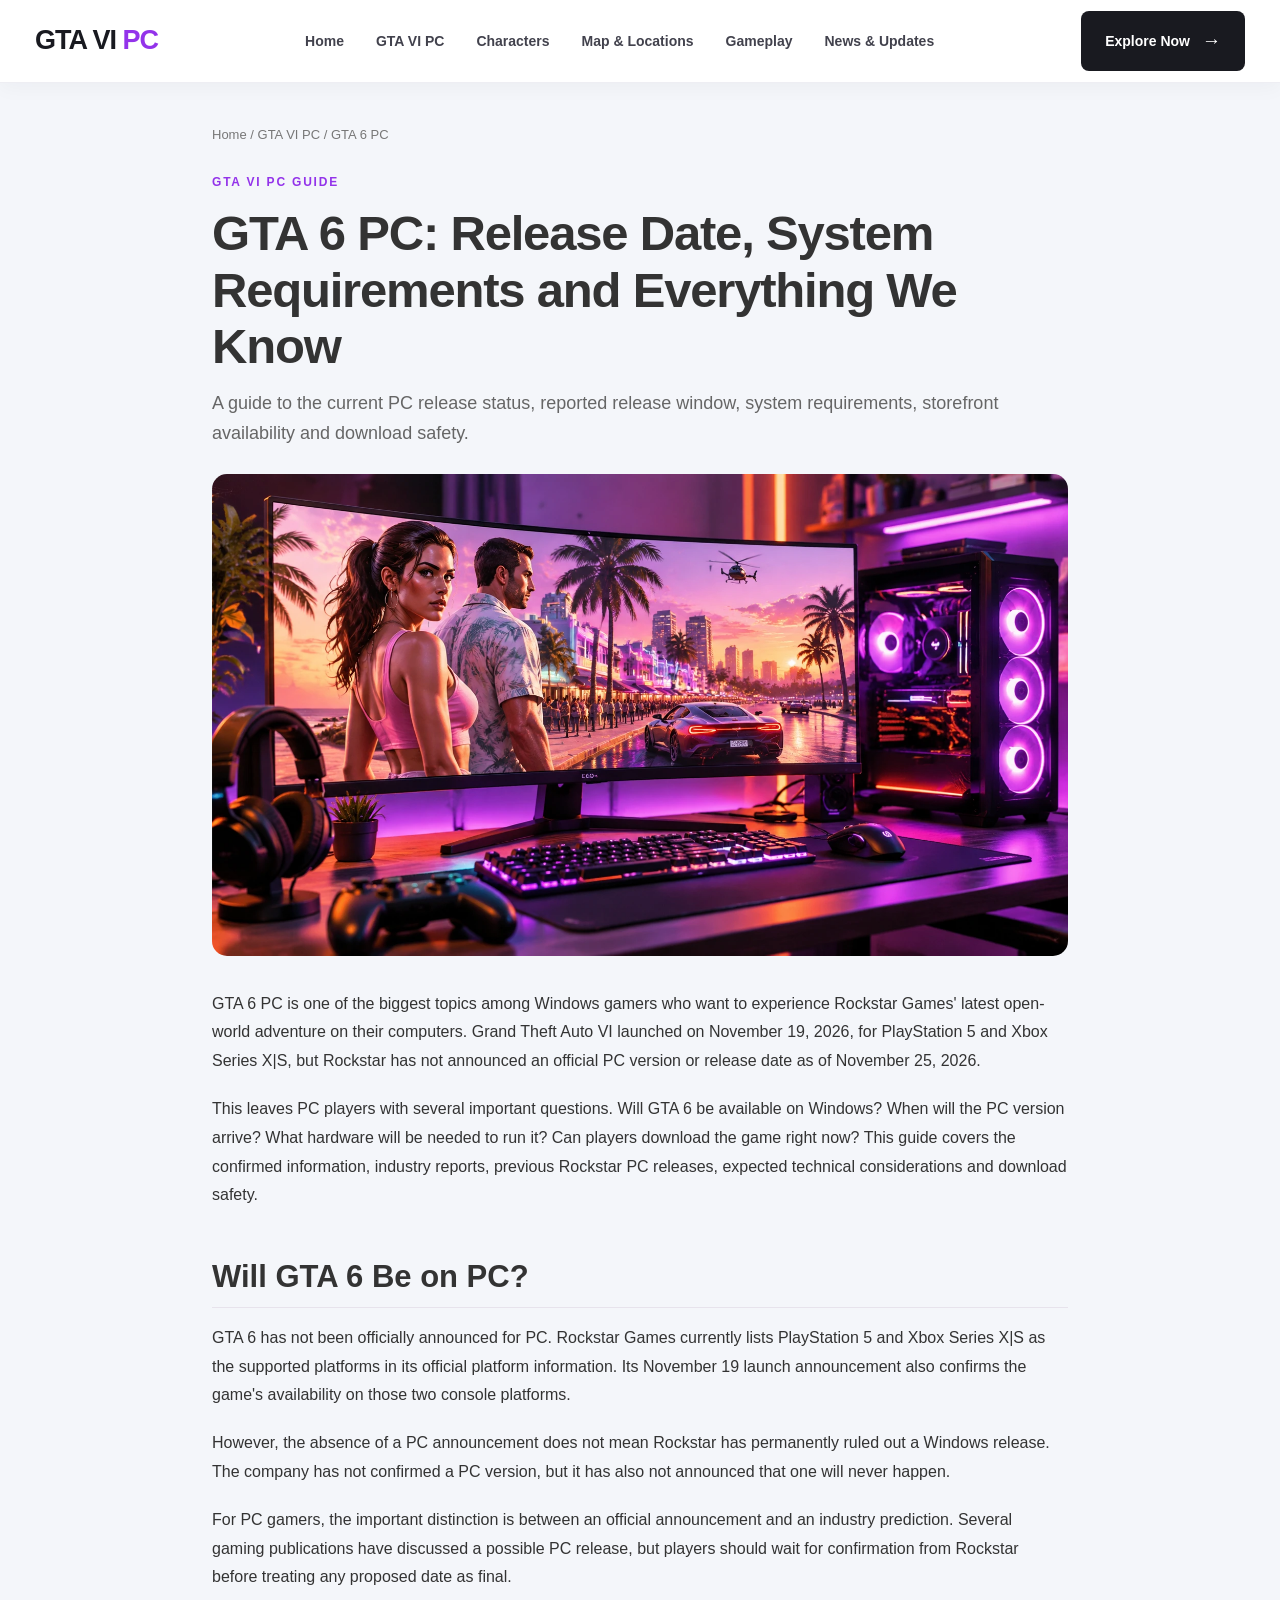
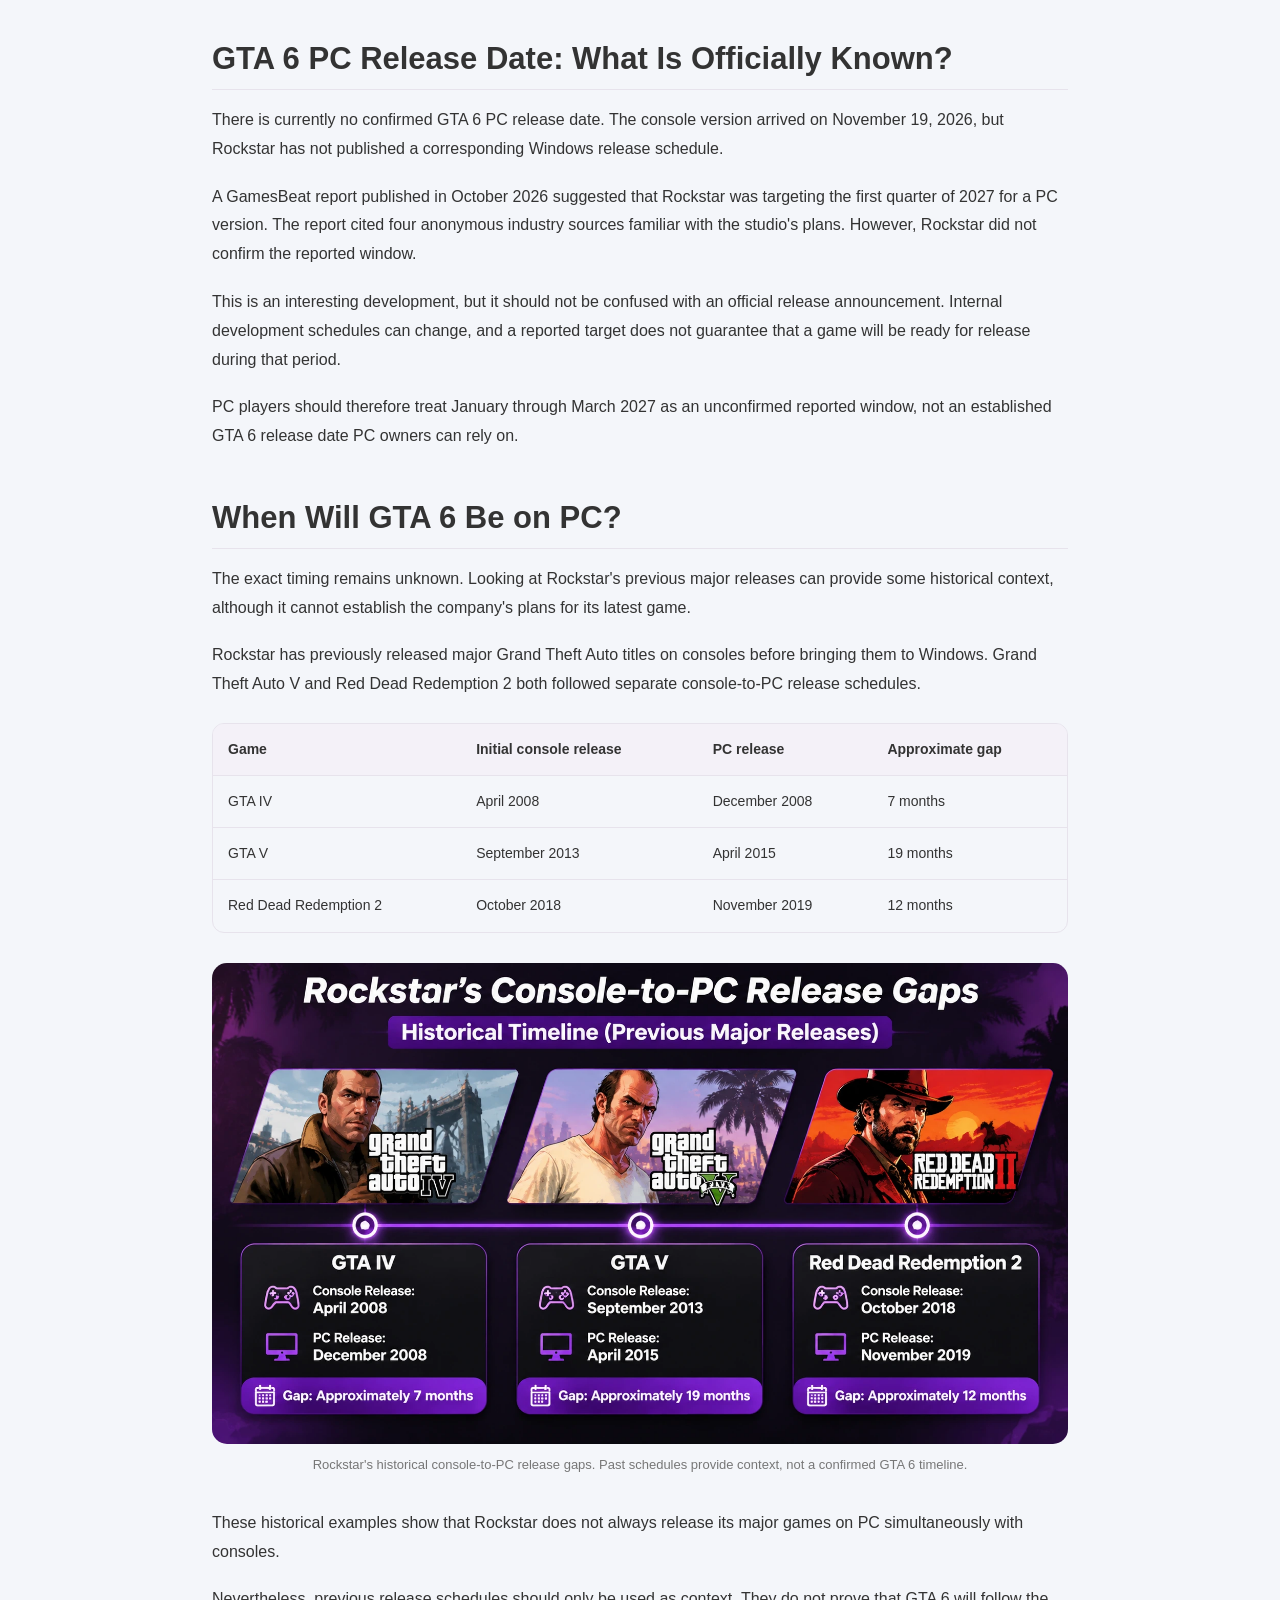
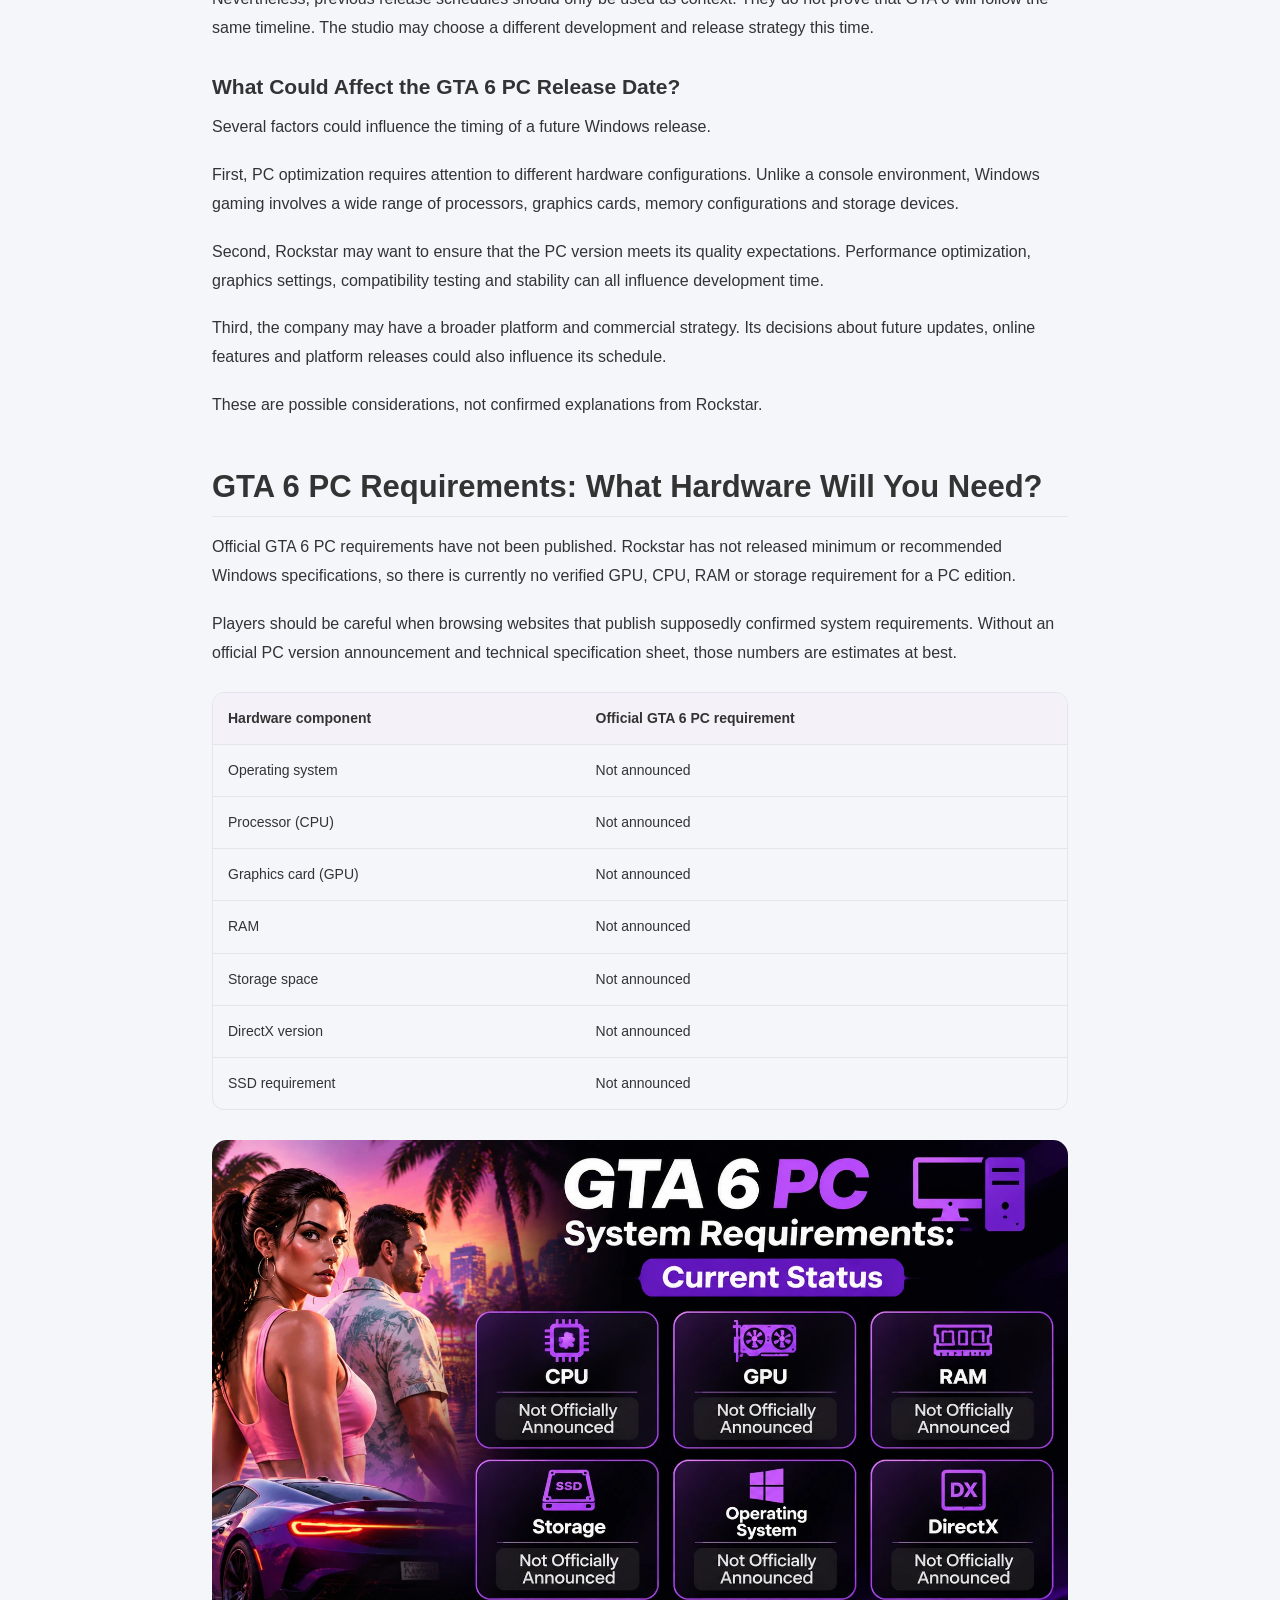
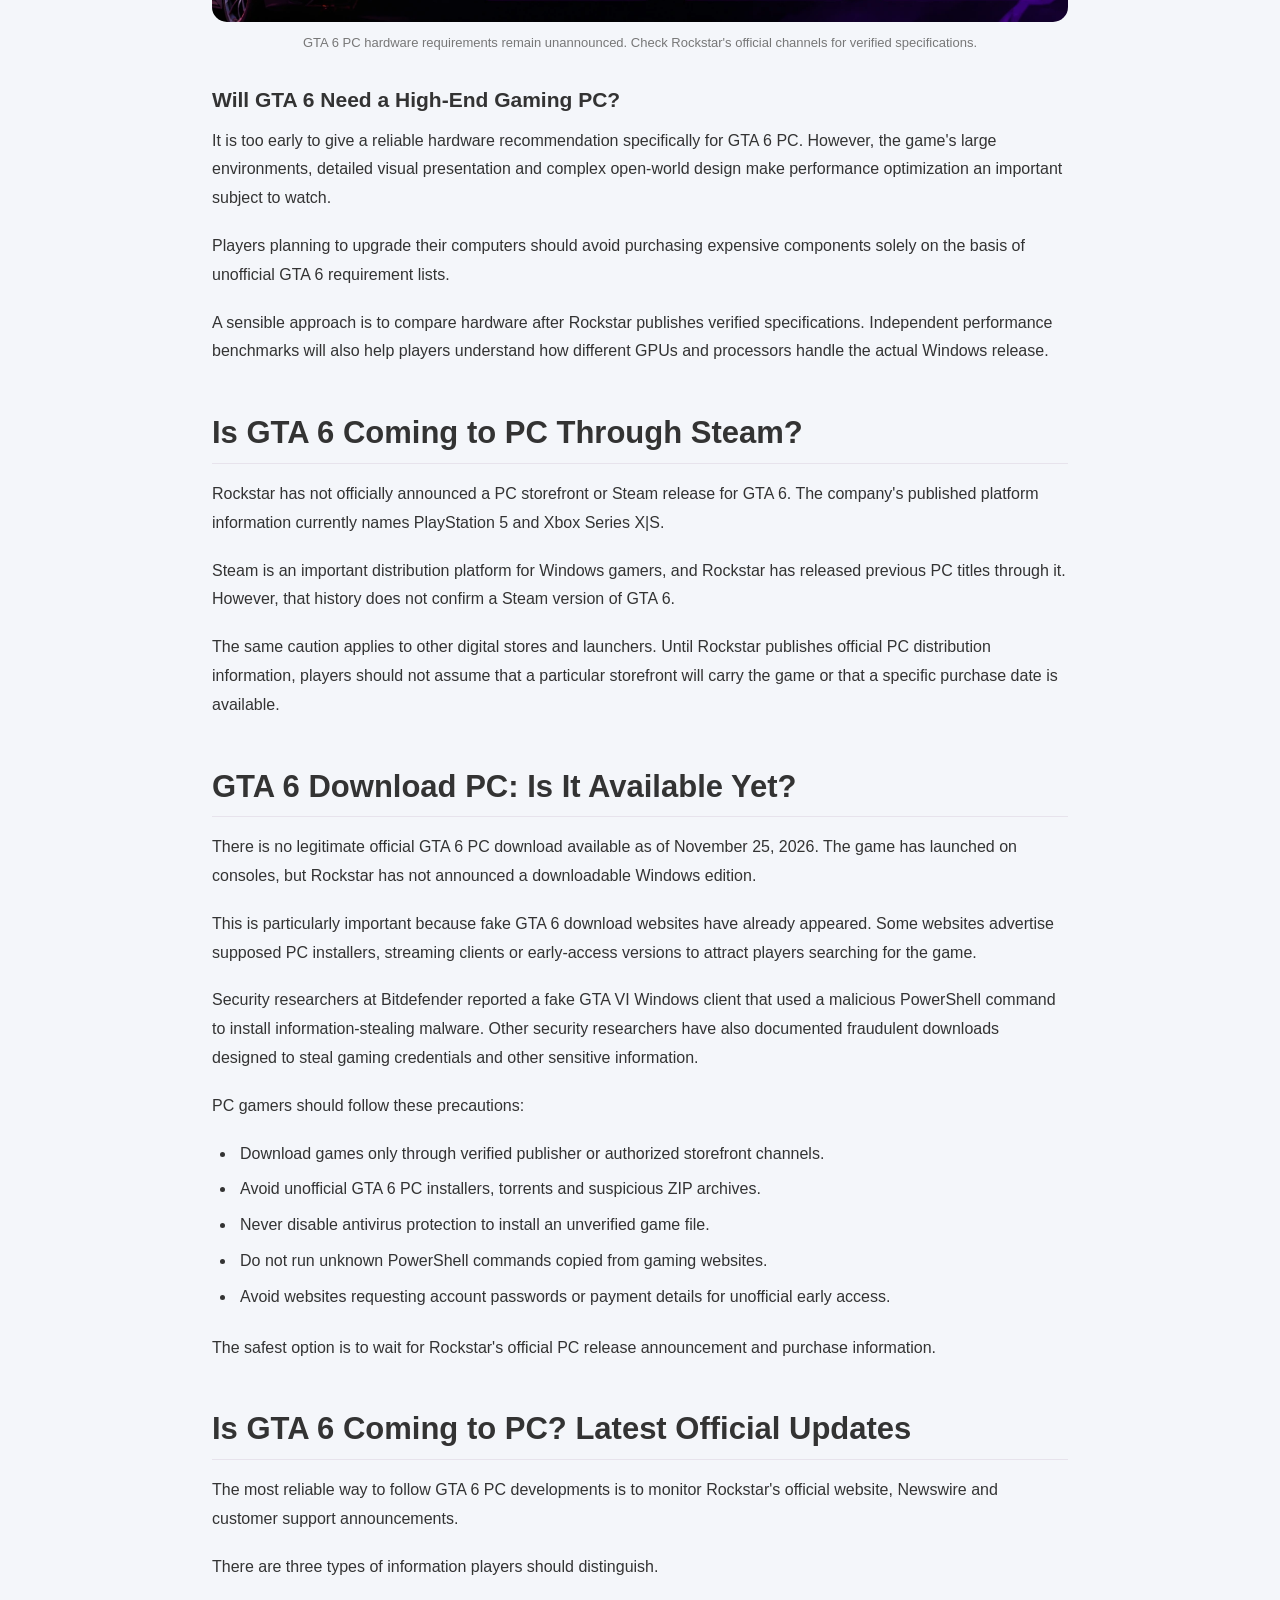
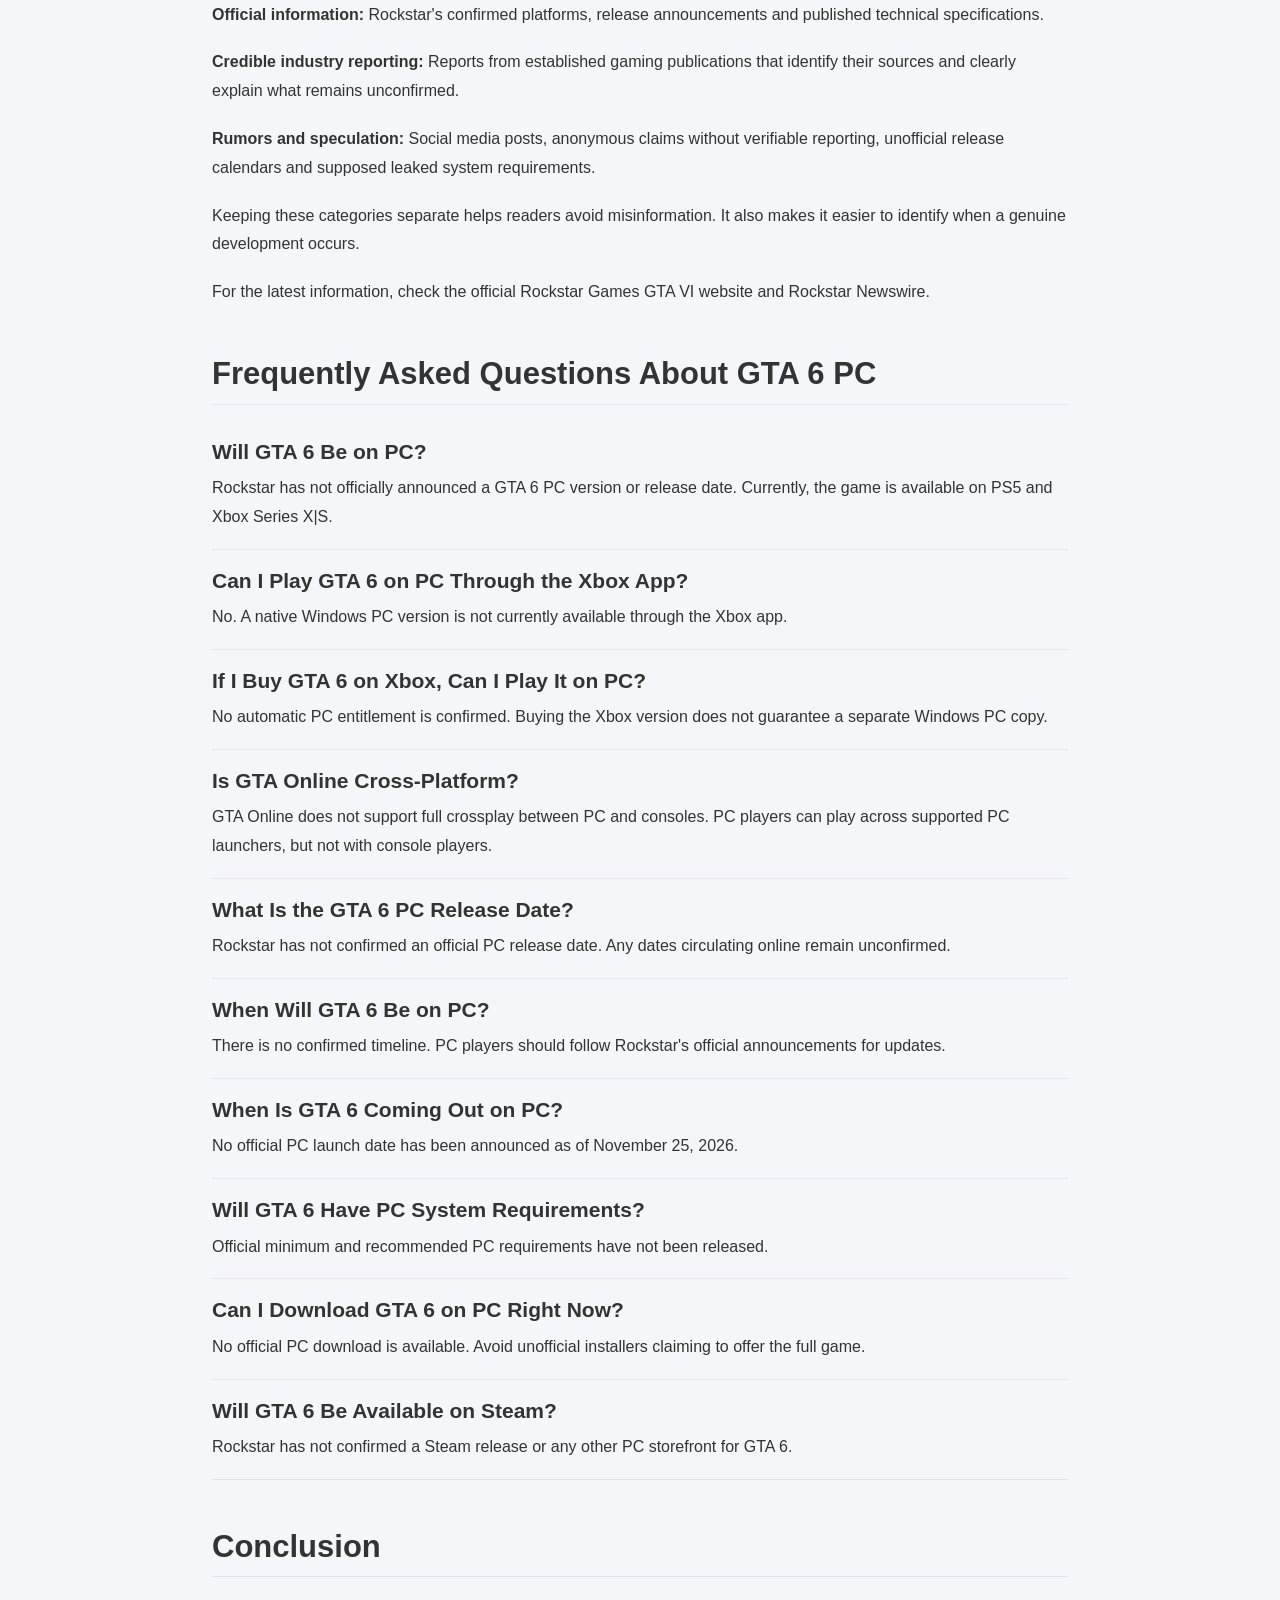
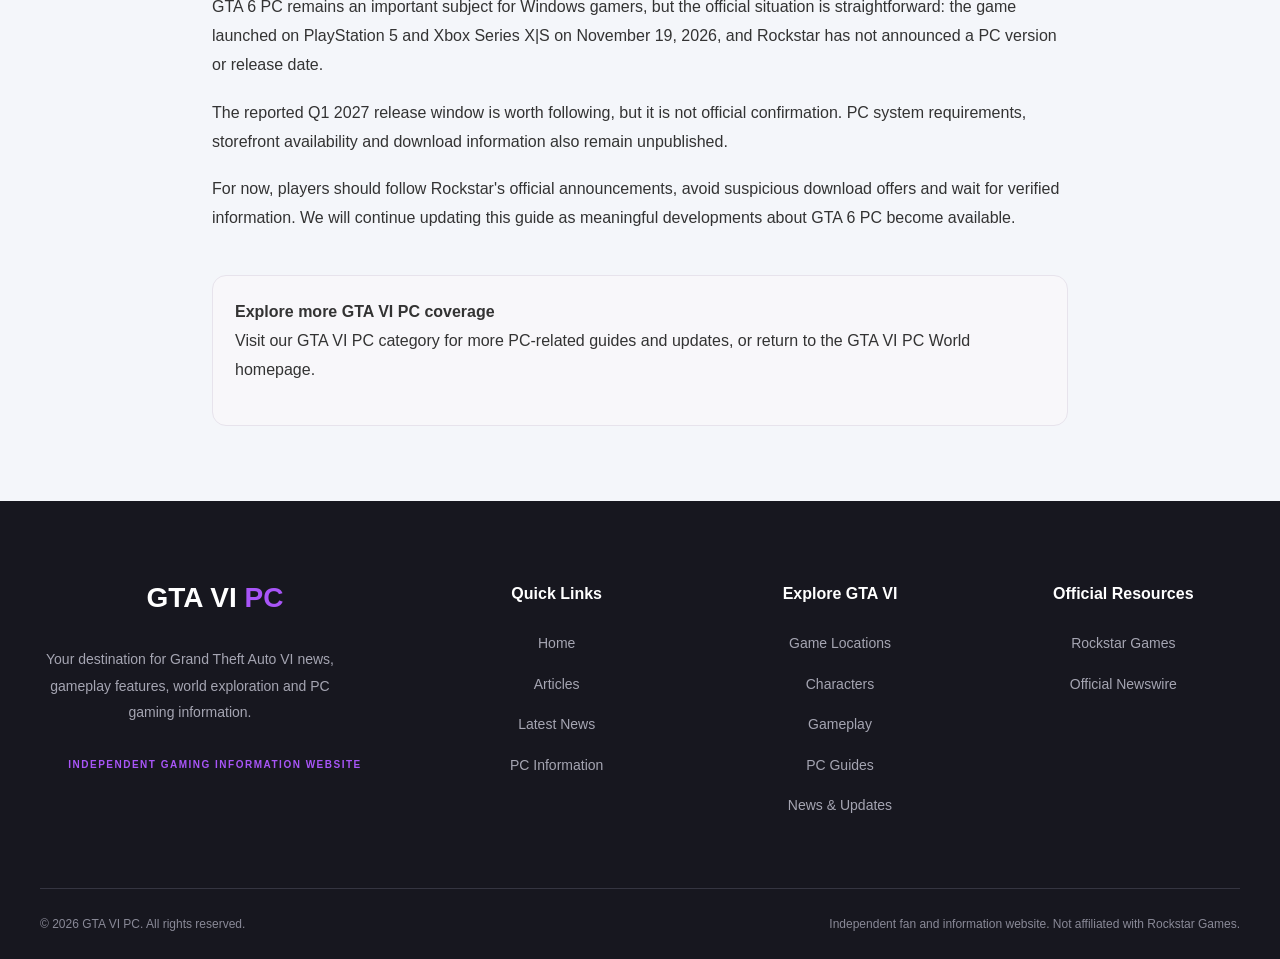
<file: articles/gta-6-pc.html>
<!DOCTYPE html>
<html lang="en">
<head>
  <meta charset="UTF-8">
  <meta name="viewport" content="width=device-width, initial-scale=1.0">

  <title>GTA 6 PC: Release Date, System Requirements and Everything We Know</title>

  <meta name="description" content="GTA 6 PC release date, requirements and download status explained. Discover official updates, PC rumors and what gamers need to know.">

  <meta name="robots" content="index, follow">

  <link rel="canonical" href="https://gta6pcworld.github.io/articles/gta-6-pc.html">

  <meta name="theme-color" content="#F4F6FA">

  <!-- EXISTING WEBSITE CSS -->
  <link rel="stylesheet" href="../style.css">

  <!-- SOCIAL MEDIA SEO -->
  <meta property="og:type" content="article">
  <meta property="og:title" content="GTA 6 PC: Release Date, System Requirements and Everything We Know">
  <meta property="og:description" content="GTA 6 PC release date, requirements and download status explained. Discover official updates, PC rumors and what gamers need to know.">
  <meta property="og:url" content="https://gta6pcworld.github.io/articles/gta-6-pc.html">
  <meta property="og:image" content="https://gta6pcworld.github.io/assets/images/gta-6-pc.webp">

  <meta name="twitter:card" content="summary_large_image">
  <meta name="twitter:title" content="GTA 6 PC: Release Date, System Requirements and Everything We Know">
  <meta name="twitter:description" content="GTA 6 PC release date, requirements and download status explained. Discover official updates, PC rumors and what gamers need to know.">
  <meta name="twitter:image" content="https://gta6pcworld.github.io/assets/images/gta-6-pc.webp">

  <!-- ARTICLE-ONLY CSS -->
  <style>
    /* Global header, navigation and footer use the existing style.css */

    .article-page .article-wrap {
      max-width: 900px;
      margin: 0 auto;
      padding: 42px 22px 75px;
    }

    .article-page .breadcrumb {
      color: #777;
      font-size: 13px;
      margin-bottom: 22px;
    }

    .article-page .breadcrumb a {
      text-decoration: none;
    }

    .article-page .category-label {
      color: #9333EA;
      text-transform: uppercase;
      font-size: 12px;
      font-weight: 700;
      letter-spacing: 1.8px;
    }

    .article-page .article-title {
      font-size: clamp(32px, 5vw, 49px);
      line-height: 1.15;
      letter-spacing: -1.2px;
      margin: 12px 0 15px;
    }

    .article-page .dek {
      color: #666;
      font-size: 18px;
      line-height: 1.65;
      margin: 0 0 25px;
    }

    .article-page .featured-image,
    .article-page .article-figure img {
      display: block;
      width: 100%;
      height: auto;
      border-radius: 15px;
    }

    .article-page .featured-image {
      margin: 25px 0 34px;
    }

    .article-page .article-body {
      font-size: 16px;
      line-height: 1.8;
    }

    .article-page .article-body p {
      margin: 0 0 19px;
    }

    .article-page .article-body h2 {
      font-size: clamp(24px, 3.4vw, 31px);
      line-height: 1.25;
      margin: 48px 0 16px;
      padding-bottom: 10px;
      border-bottom: 1px solid #e7e3ec;
    }

    .article-page .article-body h3 {
      font-size: 21px;
      line-height: 1.35;
      margin: 30px 0 12px;
    }

    .article-page .article-body ul {
      padding-left: 24px;
      margin: 0 0 22px;
    }

    .article-page .article-body li {
      padding-left: 4px;
      margin: 7px 0;
    }

    .article-page .table-wrap {
      overflow-x: auto;
      margin: 24px 0 30px;
      border: 1px solid #e7e3ec;
      border-radius: 12px;
    }

    .article-page .article-body table {
      width: 100%;
      min-width: 540px;
      border-collapse: collapse;
      font-size: 14px;
    }

    .article-page .article-body th,
    .article-page .article-body td {
      padding: 13px 15px;
      text-align: left;
      border-bottom: 1px solid #e7e3ec;
    }

    .article-page .article-body th {
      background: #f4f1f8;
    }

    .article-page .article-body tr:last-child td {
      border-bottom: 0;
    }

    .article-page .article-figure {
      margin: 28px 0 32px;
    }

    .article-page .article-figure figcaption {
      color: #777;
      font-size: 13px;
      margin-top: 9px;
      text-align: center;
    }

    .article-page .faq-item {
      padding: 17px 0;
      border-bottom: 1px solid #e7e3ec;
    }

    .article-page .faq-item h3 {
      margin: 0 0 8px;
    }

    .article-page .faq-item p {
      margin: 0;
    }

    .article-page .article-end {
      border: 1px solid #e7e3ec;
      border-radius: 14px;
      padding: 22px;
      margin-top: 42px;
      background: #f8f7fa;
    }

    @media (max-width: 650px) {
      .article-page .article-wrap {
        padding: 30px 18px 55px;
      }

      .article-page .dek {
        font-size: 16px;
      }

      .article-page .article-body {
        font-size: 15.5px;
      }
    }
  </style>

  <!-- ARTICLE STRUCTURED DATA -->
  <script type="application/ld+json">
  {
    "@context": "https://schema.org",
    "@type": "Article",
    "headline": "GTA 6 PC: Release Date, System Requirements and Everything We Know",
    "description": "GTA 6 PC release date, requirements and download status explained. Discover official updates, PC rumors and what gamers need to know.",
    "image": [
      "https://gta6pcworld.github.io/assets/images/gta-6-pc.webp",
      "https://gta6pcworld.github.io/assets/images/gta-6-pc-requirements-status.webp",
      "https://gta6pcworld.github.io/assets/images/rockstar-console-to-pc-release-history.webp"
    ],
    "author": {
      "@type": "Organization",
      "name": "GTA VI PC World"
    },
    "publisher": {
      "@type": "Organization",
      "name": "GTA VI PC World",
      "url": "https://gta6pcworld.github.io/"
    },
    "mainEntityOfPage": {
      "@type": "WebPage",
      "@id": "https://gta6pcworld.github.io/articles/gta-6-pc.html"
    }
  }
  </script>
</head>

<body class="article-page">

  <!-- EXISTING WEBSITE HEADER -->
  <header class="site-header">
    <div class="header-inner">

      <a href="../index.html" class="brand-logo">
        GTA VI <span>PC</span>
      </a>

      <nav class="primary-nav" id="primary-navigation">

        <a href="../index.html" class="nav-link">Home</a>

        <a href="../categories/gta-6-pc.html" class="nav-link">GTA VI PC</a>

        <a href="../categories/characters.html" class="nav-link">Characters</a>

        <a href="../categories/map-locations.html" class="nav-link">Map &amp; Locations</a>

        <a href="../categories/gameplay.html" class="nav-link">Gameplay</a>

        <a href="../categories/news.html" class="nav-link">News &amp; Updates</a>

      </nav>

      <div class="header-actions">

        <a href="../categories/gta-6-pc.html" class="header-cta">
          Explore Now <span>→</span>
        </a>

        <button
          class="mobile-menu-toggle"
          type="button"
          aria-label="Open navigation menu"
          aria-expanded="false"
          aria-controls="primary-navigation"
        >
          <span></span>
          <span></span>
          <span></span>
        </button>

      </div>
    </div>
  </header>

  <!-- ARTICLE CONTENT -->
  <main class="article-wrap">

    <div class="breadcrumb">
      <a href="../index.html">Home</a> /
      <a href="../categories/gta-6-pc.html">GTA VI PC</a> /
      GTA 6 PC
    </div>

    <article>

      <header>

        <span class="category-label">GTA VI PC GUIDE</span>

        <h1 class="article-title">
          GTA 6 PC: Release Date, System Requirements and Everything We Know
        </h1>

        <p class="dek">
          A guide to the current PC release status, reported release window,
          system requirements, storefront availability and download safety.
        </p>

        <img
          class="featured-image"
          src="../assets/images/gta-6-pc.webp"
          alt="GTA 6 PC gaming featured artwork"
          fetchpriority="high"
        >

      </header>

      <div class="article-body">

        <p>
          GTA 6 PC is one of the biggest topics among Windows gamers who want
          to experience Rockstar Games' latest open-world adventure on their
          computers. Grand Theft Auto VI launched on November 19, 2026, for
          PlayStation 5 and Xbox Series X|S, but Rockstar has not announced
          an official PC version or release date as of November 25, 2026.
        </p>

        <p>
          This leaves PC players with several important questions. Will GTA 6
          be available on Windows? When will the PC version arrive? What
          hardware will be needed to run it? Can players download the game
          right now? This guide covers the confirmed information, industry
          reports, previous Rockstar PC releases, expected technical
          considerations and download safety.
        </p>

        <h2>Will GTA 6 Be on PC?</h2>

        <p>
          GTA 6 has not been officially announced for PC. Rockstar Games
          currently lists PlayStation 5 and Xbox Series X|S as the supported
          platforms in its official platform information. Its November 19
          launch announcement also confirms the game's availability on those
          two console platforms.
        </p>

        <p>
          However, the absence of a PC announcement does not mean Rockstar
          has permanently ruled out a Windows release. The company has not
          confirmed a PC version, but it has also not announced that one will
          never happen.
        </p>

        <p>
          For PC gamers, the important distinction is between an official
          announcement and an industry prediction. Several gaming
          publications have discussed a possible PC release, but players
          should wait for confirmation from Rockstar before treating any
          proposed date as final.
        </p>

        <h2>GTA 6 PC Release Date: What Is Officially Known?</h2>

        <p>
          There is currently no confirmed GTA 6 PC release date. The console
          version arrived on November 19, 2026, but Rockstar has not published
          a corresponding Windows release schedule.
        </p>

        <p>
          A GamesBeat report published in October 2026 suggested that
          Rockstar was targeting the first quarter of 2027 for a PC version.
          The report cited four anonymous industry sources familiar with the
          studio's plans. However, Rockstar did not confirm the reported
          window.
        </p>

        <p>
          This is an interesting development, but it should not be confused
          with an official release announcement. Internal development
          schedules can change, and a reported target does not guarantee that
          a game will be ready for release during that period.
        </p>

        <p>
          PC players should therefore treat January through March 2027 as an
          unconfirmed reported window, not an established GTA 6 release date
          PC owners can rely on.
        </p>

        <h2>When Will GTA 6 Be on PC?</h2>

        <p>
          The exact timing remains unknown. Looking at Rockstar's previous
          major releases can provide some historical context, although it
          cannot establish the company's plans for its latest game.
        </p>

        <p>
          Rockstar has previously released major Grand Theft Auto titles on
          consoles before bringing them to Windows. Grand Theft Auto V and
          Red Dead Redemption 2 both followed separate console-to-PC release
          schedules.
        </p>

        <!-- CONSOLE TO PC RELEASE HISTORY TABLE -->
        <div class="table-wrap">
          <table>
            <thead>
              <tr>
                <th>Game</th>
                <th>Initial console release</th>
                <th>PC release</th>
                <th>Approximate gap</th>
              </tr>
            </thead>

            <tbody>
              <tr>
                <td>GTA IV</td>
                <td>April 2008</td>
                <td>December 2008</td>
                <td>7 months</td>
              </tr>

              <tr>
                <td>GTA V</td>
                <td>September 2013</td>
                <td>April 2015</td>
                <td>19 months</td>
              </tr>

              <tr>
                <td>Red Dead Redemption 2</td>
                <td>October 2018</td>
                <td>November 2019</td>
                <td>12 months</td>
              </tr>
            </tbody>
          </table>
        </div>

        <!-- INFOGRAPHIC 1 -->
        <figure class="article-figure">

          <img
            src="../assets/images/rockstar-console-to-pc-release-history.webp"
            alt="Infographic comparing Rockstar console and PC release timelines for GTA IV, GTA V and Red Dead Redemption 2"
            loading="lazy"
          >

          <figcaption>
            Rockstar's historical console-to-PC release gaps. Past schedules
            provide context, not a confirmed GTA 6 timeline.
          </figcaption>

        </figure>

        <p>
          These historical examples show that Rockstar does not always
          release its major games on PC simultaneously with consoles.
        </p>

        <p>
          Nevertheless, previous release schedules should only be used as
          context. They do not prove that GTA 6 will follow the same timeline.
          The studio may choose a different development and release strategy
          this time.
        </p>

        <h3>What Could Affect the GTA 6 PC Release Date?</h3>

        <p>
          Several factors could influence the timing of a future Windows
          release.
        </p>

        <p>
          First, PC optimization requires attention to different hardware
          configurations. Unlike a console environment, Windows gaming
          involves a wide range of processors, graphics cards, memory
          configurations and storage devices.
        </p>

        <p>
          Second, Rockstar may want to ensure that the PC version meets its
          quality expectations. Performance optimization, graphics settings,
          compatibility testing and stability can all influence development
          time.
        </p>

        <p>
          Third, the company may have a broader platform and commercial
          strategy. Its decisions about future updates, online features and
          platform releases could also influence its schedule.
        </p>

        <p>
          These are possible considerations, not confirmed explanations
          from Rockstar.
        </p>

        <h2>GTA 6 PC Requirements: What Hardware Will You Need?</h2>

        <p>
          Official GTA 6 PC requirements have not been published. Rockstar
          has not released minimum or recommended Windows specifications,
          so there is currently no verified GPU, CPU, RAM or storage
          requirement for a PC edition.
        </p>

        <p>
          Players should be careful when browsing websites that publish
          supposedly confirmed system requirements. Without an official PC
          version announcement and technical specification sheet, those
          numbers are estimates at best.
        </p>

        <!-- SYSTEM REQUIREMENTS TABLE -->
        <div class="table-wrap">

          <table>
            <thead>
              <tr>
                <th>Hardware component</th>
                <th>Official GTA 6 PC requirement</th>
              </tr>
            </thead>

            <tbody>
              <tr>
                <td>Operating system</td>
                <td>Not announced</td>
              </tr>

              <tr>
                <td>Processor (CPU)</td>
                <td>Not announced</td>
              </tr>

              <tr>
                <td>Graphics card (GPU)</td>
                <td>Not announced</td>
              </tr>

              <tr>
                <td>RAM</td>
                <td>Not announced</td>
              </tr>

              <tr>
                <td>Storage space</td>
                <td>Not announced</td>
              </tr>

              <tr>
                <td>DirectX version</td>
                <td>Not announced</td>
              </tr>

              <tr>
                <td>SSD requirement</td>
                <td>Not announced</td>
              </tr>
            </tbody>
          </table>

        </div>

        <!-- INFOGRAPHIC 2 -->
        <figure class="article-figure">

          <img
            src="../assets/images/gta-6-pc-requirements-status.webp"
            alt="Infographic showing the announcement status of GTA 6 PC operating system, CPU, GPU, RAM, storage, DirectX and SSD requirements"
            loading="lazy"
          >

          <figcaption>
            GTA 6 PC hardware requirements remain unannounced. Check
            Rockstar's official channels for verified specifications.
          </figcaption>

        </figure>

        <h3>Will GTA 6 Need a High-End Gaming PC?</h3>

        <p>
          It is too early to give a reliable hardware recommendation
          specifically for GTA 6 PC. However, the game's large environments,
          detailed visual presentation and complex open-world design make
          performance optimization an important subject to watch.
        </p>

        <p>
          Players planning to upgrade their computers should avoid
          purchasing expensive components solely on the basis of unofficial
          GTA 6 requirement lists.
        </p>

        <p>
          A sensible approach is to compare hardware after Rockstar publishes
          verified specifications. Independent performance benchmarks will
          also help players understand how different GPUs and processors
          handle the actual Windows release.
        </p>

        <h2>Is GTA 6 Coming to PC Through Steam?</h2>

        <p>
          Rockstar has not officially announced a PC storefront or Steam
          release for GTA 6. The company's published platform information
          currently names PlayStation 5 and Xbox Series X|S.
        </p>

        <p>
          Steam is an important distribution platform for Windows gamers,
          and Rockstar has released previous PC titles through it. However,
          that history does not confirm a Steam version of GTA 6.
        </p>

        <p>
          The same caution applies to other digital stores and launchers.
          Until Rockstar publishes official PC distribution information,
          players should not assume that a particular storefront will carry
          the game or that a specific purchase date is available.
        </p>

        <h2>GTA 6 Download PC: Is It Available Yet?</h2>

        <p>
          There is no legitimate official GTA 6 PC download available as of
          November 25, 2026. The game has launched on consoles, but Rockstar
          has not announced a downloadable Windows edition.
        </p>

        <p>
          This is particularly important because fake GTA 6 download
          websites have already appeared. Some websites advertise supposed
          PC installers, streaming clients or early-access versions to
          attract players searching for the game.
        </p>

        <p>
          Security researchers at Bitdefender reported a fake GTA VI Windows
          client that used a malicious PowerShell command to install
          information-stealing malware. Other security researchers have
          also documented fraudulent downloads designed to steal gaming
          credentials and other sensitive information.
        </p>

        <p>PC gamers should follow these precautions:</p>

        <ul>
          <li>Download games only through verified publisher or authorized storefront channels.</li>
          <li>Avoid unofficial GTA 6 PC installers, torrents and suspicious ZIP archives.</li>
          <li>Never disable antivirus protection to install an unverified game file.</li>
          <li>Do not run unknown PowerShell commands copied from gaming websites.</li>
          <li>Avoid websites requesting account passwords or payment details for unofficial early access.</li>
        </ul>

        <p>
          The safest option is to wait for Rockstar's official PC release
          announcement and purchase information.
        </p>

        <h2>Is GTA 6 Coming to PC? Latest Official Updates</h2>

        <p>
          The most reliable way to follow GTA 6 PC developments is to monitor
          Rockstar's official website, Newswire and customer support
          announcements.
        </p>

        <p>There are three types of information players should distinguish.</p>

        <p>
          <strong>Official information:</strong> Rockstar's confirmed
          platforms, release announcements and published technical
          specifications.
        </p>

        <p>
          <strong>Credible industry reporting:</strong> Reports from
          established gaming publications that identify their sources and
          clearly explain what remains unconfirmed.
        </p>

        <p>
          <strong>Rumors and speculation:</strong> Social media posts,
          anonymous claims without verifiable reporting, unofficial release
          calendars and supposed leaked system requirements.
        </p>

        <p>
          Keeping these categories separate helps readers avoid
          misinformation. It also makes it easier to identify when a genuine
          development occurs.
        </p>

        <p>
          For the latest information, check the
          <a href="https://www.rockstargames.com/VI"
             target="_blank"
             rel="noopener noreferrer">official Rockstar Games GTA VI website</a>
          and
          <a href="https://www.rockstargames.com/newswire"
             target="_blank"
             rel="noopener noreferrer">Rockstar Newswire</a>.
        </p>

        <!-- FAQ SECTION -->
        <h2>Frequently Asked Questions About GTA 6 PC</h2>

        <section class="faq-item">
          <h3>Will GTA 6 Be on PC?</h3>
          <p>
            Rockstar has not officially announced a GTA 6 PC version or
            release date. Currently, the game is available on PS5 and
            Xbox Series X|S.
          </p>
        </section>

        <section class="faq-item">
          <h3>Can I Play GTA 6 on PC Through the Xbox App?</h3>
          <p>
            No. A native Windows PC version is not currently available
            through the Xbox app.
          </p>
        </section>

        <section class="faq-item">
          <h3>If I Buy GTA 6 on Xbox, Can I Play It on PC?</h3>
          <p>
            No automatic PC entitlement is confirmed. Buying the Xbox
            version does not guarantee a separate Windows PC copy.
          </p>
        </section>

        <section class="faq-item">
          <h3>Is GTA Online Cross-Platform?</h3>
          <p>
            GTA Online does not support full crossplay between PC and
            consoles. PC players can play across supported PC launchers,
            but not with console players.
          </p>
        </section>

        <section class="faq-item">
          <h3>What Is the GTA 6 PC Release Date?</h3>
          <p>
            Rockstar has not confirmed an official PC release date.
            Any dates circulating online remain unconfirmed.
          </p>
        </section>

        <section class="faq-item">
          <h3>When Will GTA 6 Be on PC?</h3>
          <p>
            There is no confirmed timeline. PC players should follow
            Rockstar's official announcements for updates.
          </p>
        </section>

        <section class="faq-item">
          <h3>When Is GTA 6 Coming Out on PC?</h3>
          <p>
            No official PC launch date has been announced as of
            November 25, 2026.
          </p>
        </section>

        <section class="faq-item">
          <h3>Will GTA 6 Have PC System Requirements?</h3>
          <p>
            Official minimum and recommended PC requirements have
            not been released.
          </p>
        </section>

        <section class="faq-item">
          <h3>Can I Download GTA 6 on PC Right Now?</h3>
          <p>
            No official PC download is available. Avoid unofficial
            installers claiming to offer the full game.
          </p>
        </section>

        <section class="faq-item">
          <h3>Will GTA 6 Be Available on Steam?</h3>
          <p>
            Rockstar has not confirmed a Steam release or any other
            PC storefront for GTA 6.
          </p>
        </section>

        <!-- CONCLUSION -->
        <h2>Conclusion</h2>

        <p>
          GTA 6 PC remains an important subject for Windows gamers, but the
          official situation is straightforward: the game launched on
          PlayStation 5 and Xbox Series X|S on November 19, 2026, and
          Rockstar has not announced a PC version or release date.
        </p>

        <p>
          The reported Q1 2027 release window is worth following, but it is
          not official confirmation. PC system requirements, storefront
          availability and download information also remain unpublished.
        </p>

        <p>
          For now, players should follow Rockstar's official announcements,
          avoid suspicious download offers and wait for verified information.
          We will continue updating this guide as meaningful developments
          about GTA 6 PC become available.
        </p>

        <!-- INTERNAL LINK BOX -->
        <div class="article-end">

          <strong>Explore more GTA VI PC coverage</strong>

          <p>
            Visit our
            <a href="../categories/gta-6-pc.html">GTA VI PC category</a>
            for more PC-related guides and updates, or return to the
            <a href="../index.html">GTA VI PC World homepage</a>.
          </p>

        </div>

      </div>
    </article>
  </main>

  <!-- EXISTING WEBSITE FOOTER -->
  <footer class="site-footer">

    <div class="footer-container">

      <div class="footer-brand">

        <a href="../index.html" class="footer-logo">
          GTA VI <span>PC</span>
        </a>

        <p>
          Your destination for Grand Theft Auto VI news,
          gameplay features, world exploration and
          PC gaming information.
        </p>

        <span class="footer-tagline">
          INDEPENDENT GAMING INFORMATION WEBSITE
        </span>

      </div>

      <div class="footer-column">

        <h3>Quick Links</h3>

        <ul>
          <li><a href="../index.html">Home</a></li>
          <li><a href="../articles/index.html">Articles</a></li>
          <li><a href="../categories/news.html">Latest News</a></li>
          <li><a href="../categories/gta-6-pc.html">PC Information</a></li>
        </ul>

      </div>

      <div class="footer-column">

        <h3>Explore GTA VI</h3>

        <ul>
          <li><a href="../categories/map-locations.html">Game Locations</a></li>
          <li><a href="../categories/characters.html">Characters</a></li>
          <li><a href="../categories/gameplay.html">Gameplay</a></li>
          <li><a href="../categories/gta-6-pc.html">PC Guides</a></li>
          <li><a href="../categories/news.html">News &amp; Updates</a></li>
        </ul>

      </div>

      <div class="footer-column">

        <h3>Official Resources</h3>

        <ul>
          <li>
            <a href="https://www.rockstargames.com/VI"
               target="_blank"
               rel="noopener noreferrer">
              Rockstar Games
            </a>
          </li>

          <li>
            <a href="https://www.rockstargames.com/newswire"
               target="_blank"
               rel="noopener noreferrer">
              Official Newswire
            </a>
          </li>
        </ul>

      </div>

    </div>

    <div class="footer-bottom">

      <p>
        © 2026 GTA VI PC. All rights reserved.
      </p>

      <p>
        Independent fan and information website.
        Not affiliated with Rockstar Games.
      </p>

    </div>

  </footer>

  <!-- EXISTING WEBSITE JAVASCRIPT -->
  <script src="../script.js"></script>

</body>
</html>
</file>
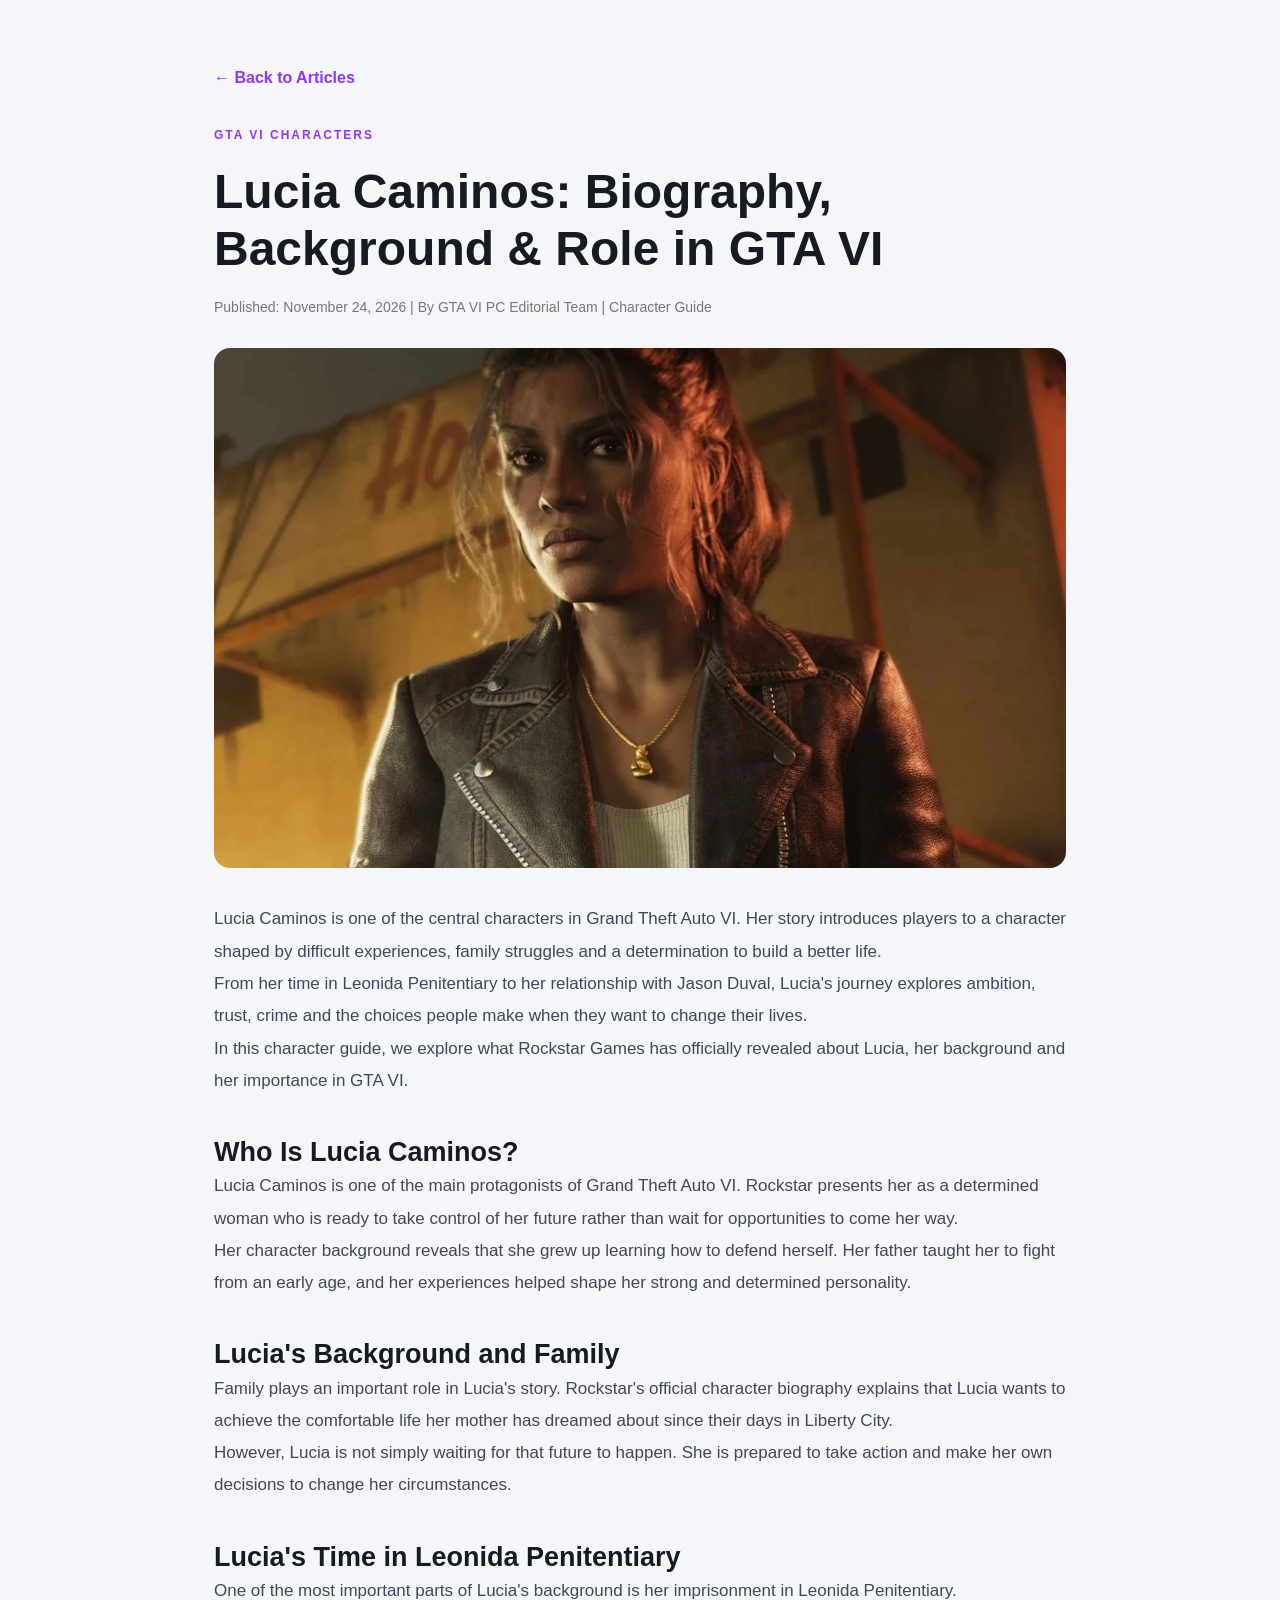
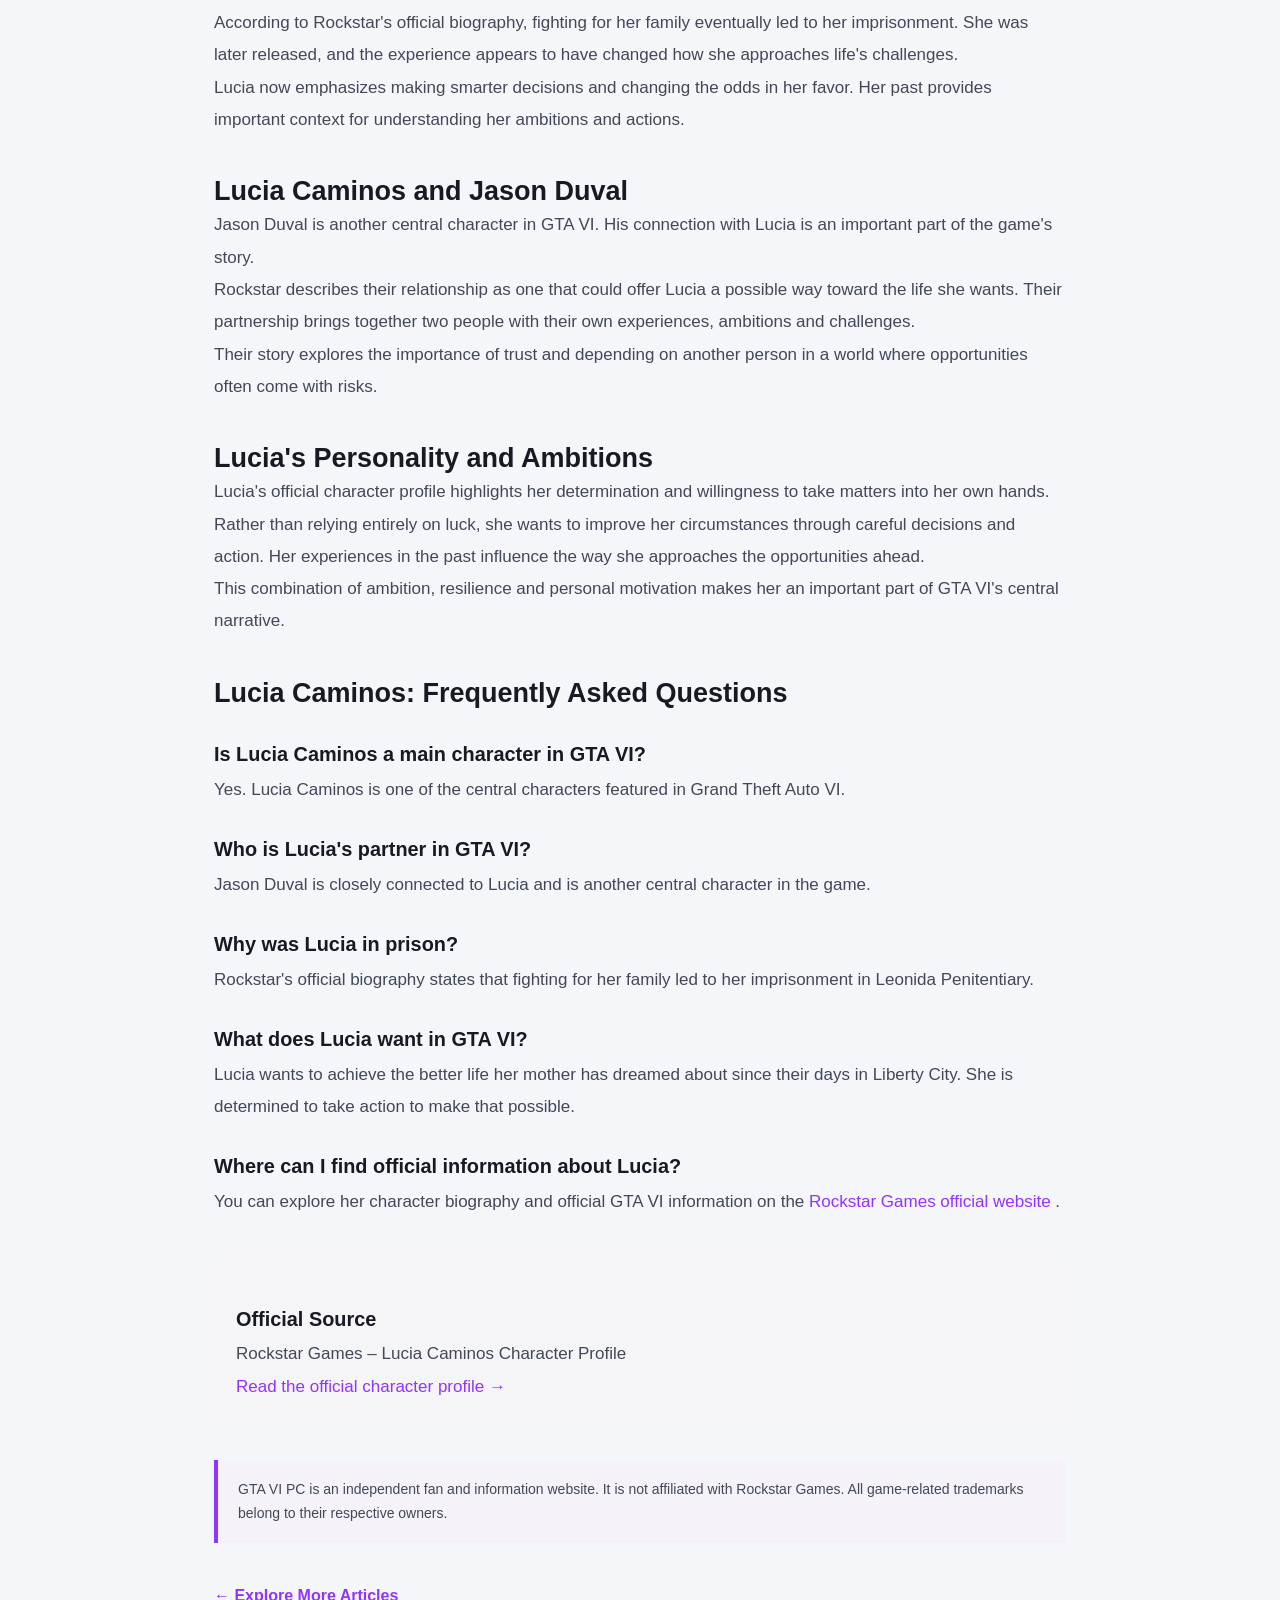
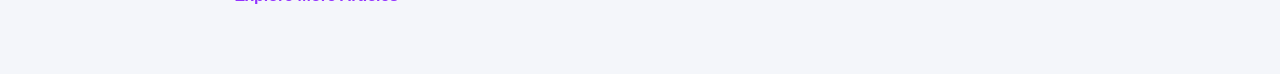
<file: articles/lucia-caminos.html>
<!DOCTYPE html>
<html lang="en">
<head>
  <meta charset="UTF-8">
  <meta name="viewport" content="width=device-width, initial-scale=1.0">

  <title>Lucia Caminos: Biography, Background & Story in GTA VI | GTA VI PC</title>

  <meta name="description" content="Discover Lucia Caminos, one of GTA VI's central characters. Explore her background, family, prison history, ambitions and connection with Jason Duval.">

  <meta name="keywords" content="Lucia Caminos, Lucia GTA 6, GTA VI characters, Lucia biography, Jason Duval">

  <meta name="author" content="GTA VI PC Editorial Team">
  <meta name="robots" content="index, follow">

  <link rel="canonical" href="https://gta6pcworld.github.io/articles/lucia-caminos.html">
  <link rel="stylesheet" href="../style.css">

  <meta property="og:type" content="article">
  <meta property="og:title" content="Lucia Caminos: Character Biography & Story">
  <meta property="og:description" content="Discover the background and story of Lucia Caminos in GTA VI.">
  <meta property="og:image" content="https://gta6pcworld.github.io/assets/images/lucia.webp">
  <meta property="og:url" content="https://gta6pcworld.github.io/articles/lucia-caminos.html">

  <style>
    .article-page {
      max-width: 900px;
      margin: auto;
      padding: 65px 24px;
    }

    .article-back {
      color: #9333ff;
      text-decoration: none;
      font-weight: 600;
    }

    .article-category {
      display: block;
      margin-top: 35px;
      color: #9333ff;
      font-size: 12px;
      font-weight: 700;
      letter-spacing: 2px;
    }

    .article-page h1 {
      font-size: clamp(32px, 5vw, 48px);
      line-height: 1.2;
      margin: 18px 0;
      color: #171923;
    }

    .article-meta {
      color: #777;
      font-size: 14px;
      margin-bottom: 30px;
    }

    .article-cover {
      width: 100%;
      max-height: 520px;
      object-fit: cover;
      object-position: center 30%;
      border-radius: 16px;
      margin-bottom: 35px;
    }

    .article-content {
      font-size: 17px;
      line-height: 1.9;
      color: #424858;
    }

    .article-content h2 {
      color: #171923;
      margin-top: 38px;
      font-size: 27px;
      line-height: 1.3;
    }

    .article-content h3 {
      color: #171923;
      margin-top: 25px;
    }

    .article-content a {
      color: #9333ff;
      text-decoration: none;
    }

    .article-content a:hover {
      text-decoration: underline;
    }

    .article-disclaimer {
      border-left: 4px solid #9333ff;
      padding: 18px 20px;
      background: #f5f2fa;
      margin-top: 35px;
      font-size: 14px;
      line-height: 1.7;
    }

    .article-source {
      margin-top: 35px;
      padding: 22px;
      background: #f5f5f8;
      border-radius: 12px;
    }

    @media(max-width: 600px) {
      .article-page {
        padding: 40px 18px;
      }
    }
  </style>

  <script type="application/ld+json">
  {
    "@context": "https://schema.org",
    "@type": "Article",
    "headline": "Lucia Caminos: Biography, Background and Role in GTA VI",
    "description": "Explore the background, ambitions and story of Lucia Caminos in Grand Theft Auto VI.",
    "image": "https://gta6pcworld.github.io/assets/images/lucia.webp",
    "author": {
      "@type": "Organization",
      "name": "GTA VI PC Editorial Team"
    },
    "publisher": {
      "@type": "Organization",
      "name": "GTA VI PC",
      "url": "https://gta6pcworld.github.io/"
    },
    "datePublished": "2026-11-24",
    "dateModified": "2026-11-24",
    "mainEntityOfPage": "https://gta6pcworld.github.io/articles/lucia-caminos.html"
  }
  </script>
</head>

<body>

  <main class="article-page">

    <a class="article-back" href="index.html">
      ← Back to Articles
    </a>

    <span class="article-category">GTA VI CHARACTERS</span>

    <h1>Lucia Caminos: Biography, Background & Role in GTA VI</h1>

    <div class="article-meta">
      Published: November 24, 2026 |
      By GTA VI PC Editorial Team |
      Character Guide
    </div>

    <img
      class="article-cover"
      src="../assets/images/lucia.webp"
      alt="Lucia Caminos character artwork from Grand Theft Auto VI"
      fetchpriority="high"
    >

    <article class="article-content">

      <p>
        Lucia Caminos is one of the central characters in
        Grand Theft Auto VI. Her story introduces players to
        a character shaped by difficult experiences, family
        struggles and a determination to build a better life.
      </p>

      <p>
        From her time in Leonida Penitentiary to her
        relationship with Jason Duval, Lucia's journey
        explores ambition, trust, crime and the choices
        people make when they want to change their lives.
      </p>

      <p>
        In this character guide, we explore what Rockstar
        Games has officially revealed about Lucia, her
        background and her importance in GTA VI.
      </p>

      <h2>Who Is Lucia Caminos?</h2>

      <p>
        Lucia Caminos is one of the main protagonists of
        Grand Theft Auto VI. Rockstar presents her as a
        determined woman who is ready to take control of
        her future rather than wait for opportunities
        to come her way.
      </p>

      <p>
        Her character background reveals that she grew up
        learning how to defend herself. Her father taught
        her to fight from an early age, and her experiences
        helped shape her strong and determined personality.
      </p>

      <h2>Lucia's Background and Family</h2>

      <p>
        Family plays an important role in Lucia's story.
        Rockstar's official character biography explains
        that Lucia wants to achieve the comfortable life
        her mother has dreamed about since their days
        in Liberty City.
      </p>

      <p>
        However, Lucia is not simply waiting for that
        future to happen. She is prepared to take action
        and make her own decisions to change her
        circumstances.
      </p>

      <h2>Lucia's Time in Leonida Penitentiary</h2>

      <p>
        One of the most important parts of Lucia's
        background is her imprisonment in Leonida
        Penitentiary.
      </p>

      <p>
        According to Rockstar's official biography,
        fighting for her family eventually led to her
        imprisonment. She was later released, and the
        experience appears to have changed how she
        approaches life's challenges.
      </p>

      <p>
        Lucia now emphasizes making smarter decisions
        and changing the odds in her favor. Her past
        provides important context for understanding
        her ambitions and actions.
      </p>

      <h2>Lucia Caminos and Jason Duval</h2>

      <p>
        Jason Duval is another central character in
        GTA VI. His connection with Lucia is an important
        part of the game's story.
      </p>

      <p>
        Rockstar describes their relationship as one
        that could offer Lucia a possible way toward
        the life she wants. Their partnership brings
        together two people with their own experiences,
        ambitions and challenges.
      </p>

      <p>
        Their story explores the importance of trust
        and depending on another person in a world
        where opportunities often come with risks.
      </p>

      <h2>Lucia's Personality and Ambitions</h2>

      <p>
        Lucia's official character profile highlights
        her determination and willingness to take
        matters into her own hands.
      </p>

      <p>
        Rather than relying entirely on luck, she wants
        to improve her circumstances through careful
        decisions and action. Her experiences in the
        past influence the way she approaches the
        opportunities ahead.
      </p>

      <p>
        This combination of ambition, resilience and
        personal motivation makes her an important
        part of GTA VI's central narrative.
      </p>

      <h2>Lucia Caminos: Frequently Asked Questions</h2>

      <h3>Is Lucia Caminos a main character in GTA VI?</h3>

      <p>
        Yes. Lucia Caminos is one of the central
        characters featured in Grand Theft Auto VI.
      </p>

      <h3>Who is Lucia's partner in GTA VI?</h3>

      <p>
        Jason Duval is closely connected to Lucia
        and is another central character in the game.
      </p>

      <h3>Why was Lucia in prison?</h3>

      <p>
        Rockstar's official biography states that
        fighting for her family led to her imprisonment
        in Leonida Penitentiary.
      </p>

      <h3>What does Lucia want in GTA VI?</h3>

      <p>
        Lucia wants to achieve the better life her
        mother has dreamed about since their days
        in Liberty City. She is determined to take
        action to make that possible.
      </p>

      <h3>Where can I find official information about Lucia?</h3>

      <p>
        You can explore her character biography and
        official GTA VI information on the
        <a href="https://www.rockstargames.com/VI/only-in-leonida/lucia"
           target="_blank" rel="noopener noreferrer">
          Rockstar Games official website
        </a>.
      </p>

      <div class="article-source">
        <h3>Official Source</h3>
        <p>
          Rockstar Games – Lucia Caminos Character Profile
        </p>
        <a href="https://www.rockstargames.com/VI/only-in-leonida/lucia"
           target="_blank" rel="noopener noreferrer">
          Read the official character profile →
        </a>
      </div>

      <div class="article-disclaimer">
        GTA VI PC is an independent fan and information
        website. It is not affiliated with Rockstar Games.
        All game-related trademarks belong to their
        respective owners.
      </div>

    </article>

    <p style="margin-top:40px;">
      <a class="article-back" href="index.html">
        ← Explore More Articles
      </a>
    </p>

  </main>

</body>
</html>
</file>
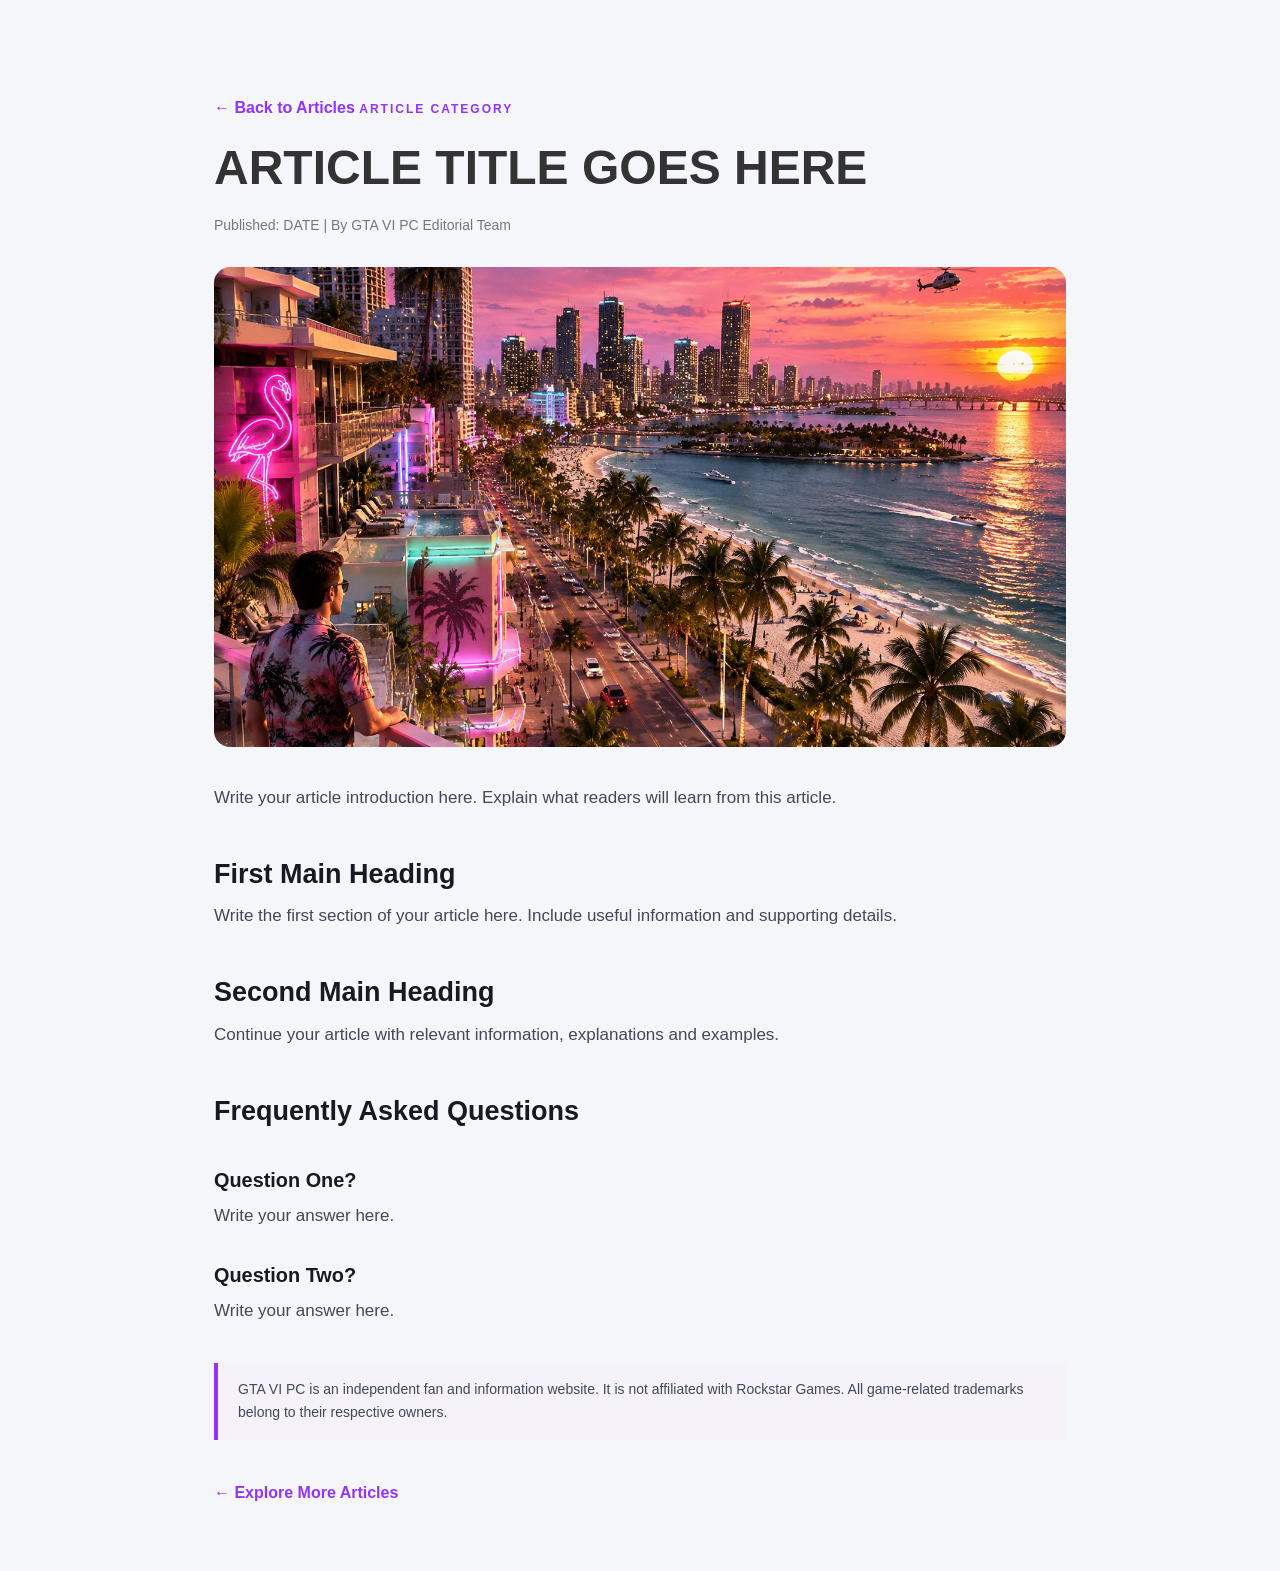
<file: articles/rticle-template.html>
<!DOCTYPE html>
<html lang="en">
<head>
  <meta charset="UTF-8">
  <meta name="viewport" content="width=device-width, initial-scale=1.0">

  <!-- REPLACE THESE FOR EVERY ARTICLE -->
  <title>ARTICLE TITLE | GTA VI PC</title>
  <meta name="description" content="WRITE YOUR ARTICLE DESCRIPTION HERE">

  <meta name="robots" content="noindex, nofollow">
  <link rel="stylesheet" href="../style.css">

  <style>
    .article-page {
      max-width: 900px;
      margin: auto;
      padding: 65px 24px;
    }

    .article-back {
      color: #9333ff;
      text-decoration: none;
      font-weight: 600;
    }

    .article-category {
      display: inline-block;
      margin-top: 35px;
      color: #9333ff;
      font-size: 12px;
      font-weight: 700;
      letter-spacing: 2px;
    }

    .article-page h1 {
      font-size: clamp(32px, 5vw, 48px);
      line-height: 1.2;
      margin: 18px 0;
    }

    .article-meta {
      color: #777;
      font-size: 14px;
      margin-bottom: 30px;
    }

    .article-cover {
      width: 100%;
      max-height: 480px;
      object-fit: cover;
      border-radius: 16px;
      margin-bottom: 35px;
    }

    .article-content {
      font-size: 17px;
      line-height: 1.9;
      color: #424858;
    }

    .article-content h2 {
      color: #171923;
      margin-top: 35px;
      font-size: 27px;
    }

    .article-content h3 {
      color: #171923;
      margin-top: 25px;
    }

    .article-content a {
      color: #9333ff;
    }

    .article-disclaimer {
      border-left: 4px solid #9333ff;
      padding: 15px 20px;
      background: #f5f2fa;
      margin-top: 35px;
      font-size: 14px;
      line-height: 1.7;
    }

    @media(max-width: 600px) {
      .article-page {
        padding: 40px 18px;
      }
    }
  </style>
</head>

<body>

  <main class="article-page">

    <a class="article-back" href="index.html">
      ← Back to Articles
    </a>

    <span class="article-category">
      ARTICLE CATEGORY
    </span>

    <h1>ARTICLE TITLE GOES HERE</h1>

    <div class="article-meta">
      Published: DATE | By GTA VI PC Editorial Team
    </div>

    <!-- Replace image filename with your article image -->
    <img
      class="article-cover"
      src="../assets/images/about.webp"
      alt="Describe your article image"
    >

    <article class="article-content">

      <p>
        Write your article introduction here.
        Explain what readers will learn from this article.
      </p>

      <h2>First Main Heading</h2>

      <p>
        Write the first section of your article here.
        Include useful information and supporting details.
      </p>

      <h2>Second Main Heading</h2>

      <p>
        Continue your article with relevant information,
        explanations and examples.
      </p>

      <h2>Frequently Asked Questions</h2>

      <h3>Question One?</h3>

      <p>
        Write your answer here.
      </p>

      <h3>Question Two?</h3>

      <p>
        Write your answer here.
      </p>

      <div class="article-disclaimer">
        GTA VI PC is an independent fan and information
        website. It is not affiliated with Rockstar Games.
        All game-related trademarks belong to their
        respective owners.
      </div>

    </article>

    <p style="margin-top:40px;">
      <a class="article-back" href="index.html">
        ← Explore More Articles
      </a>
    </p>

  </main>

</body>
</html>
</file>
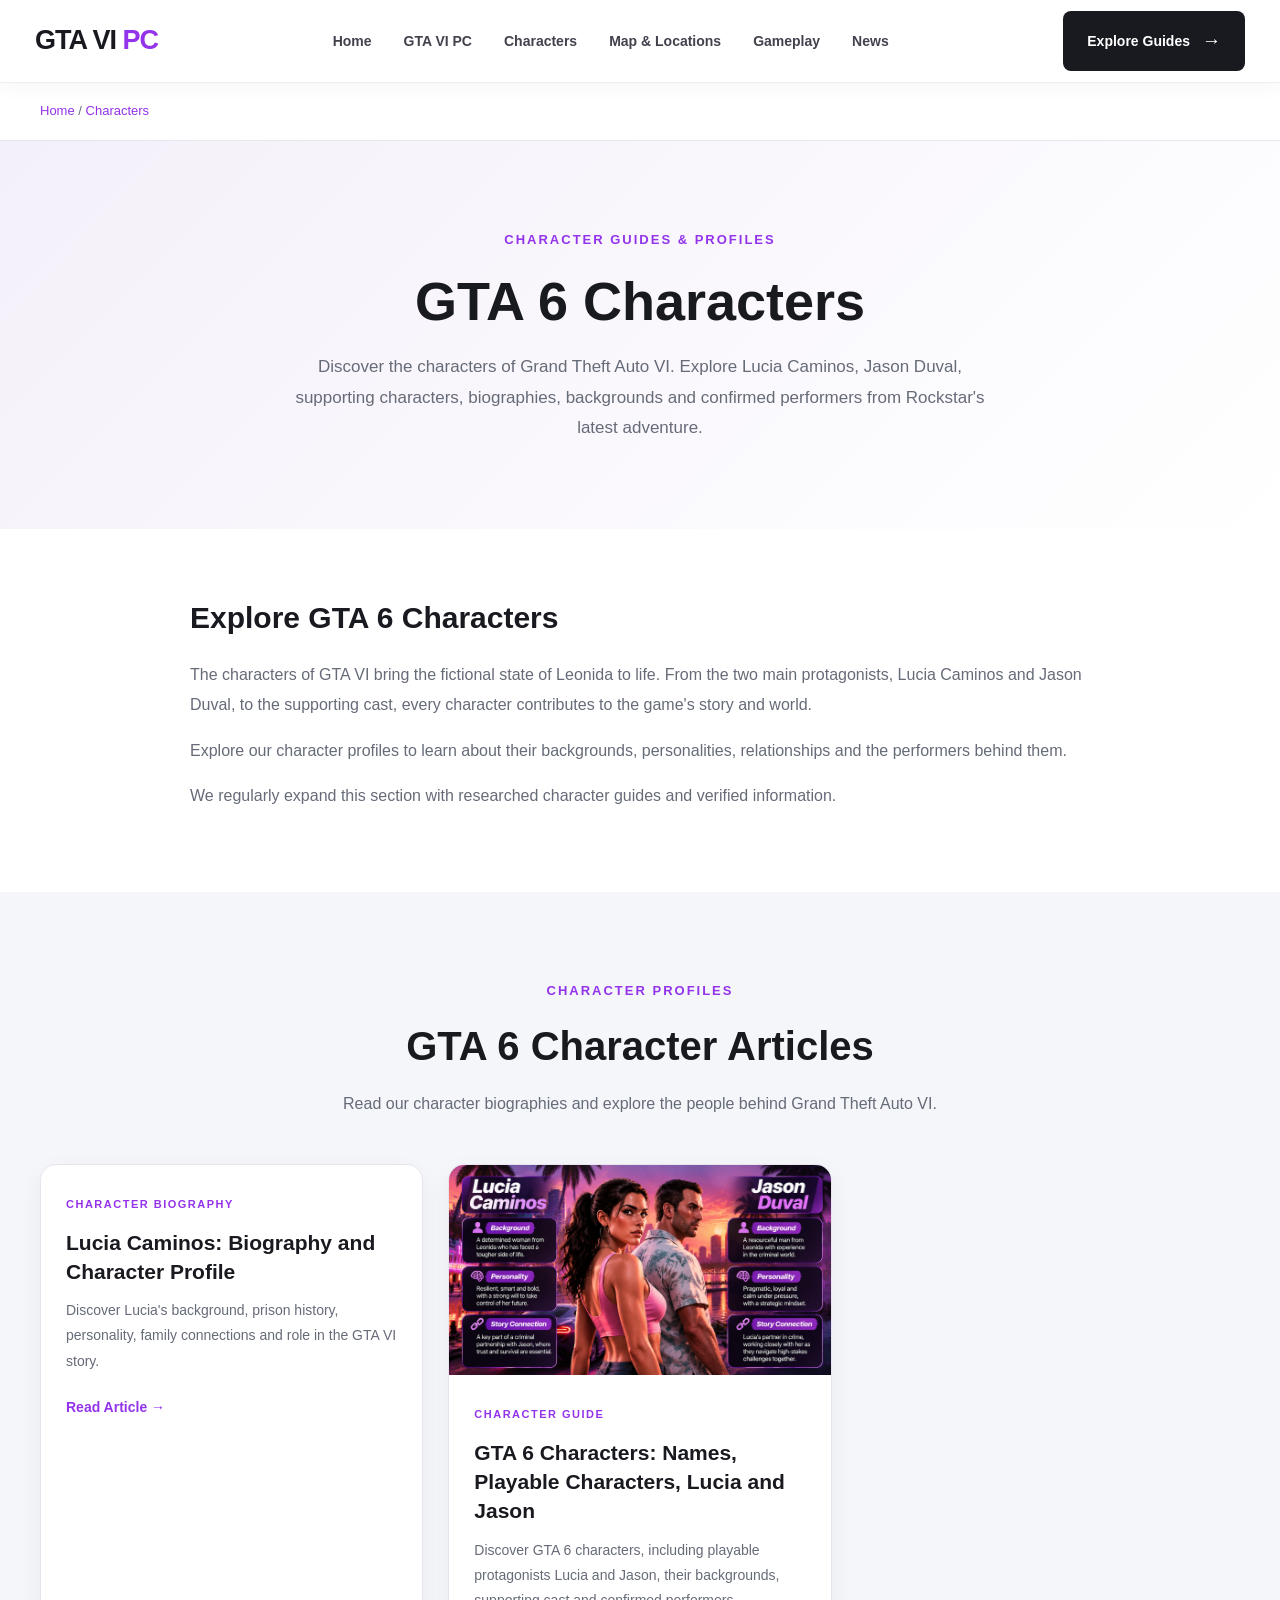
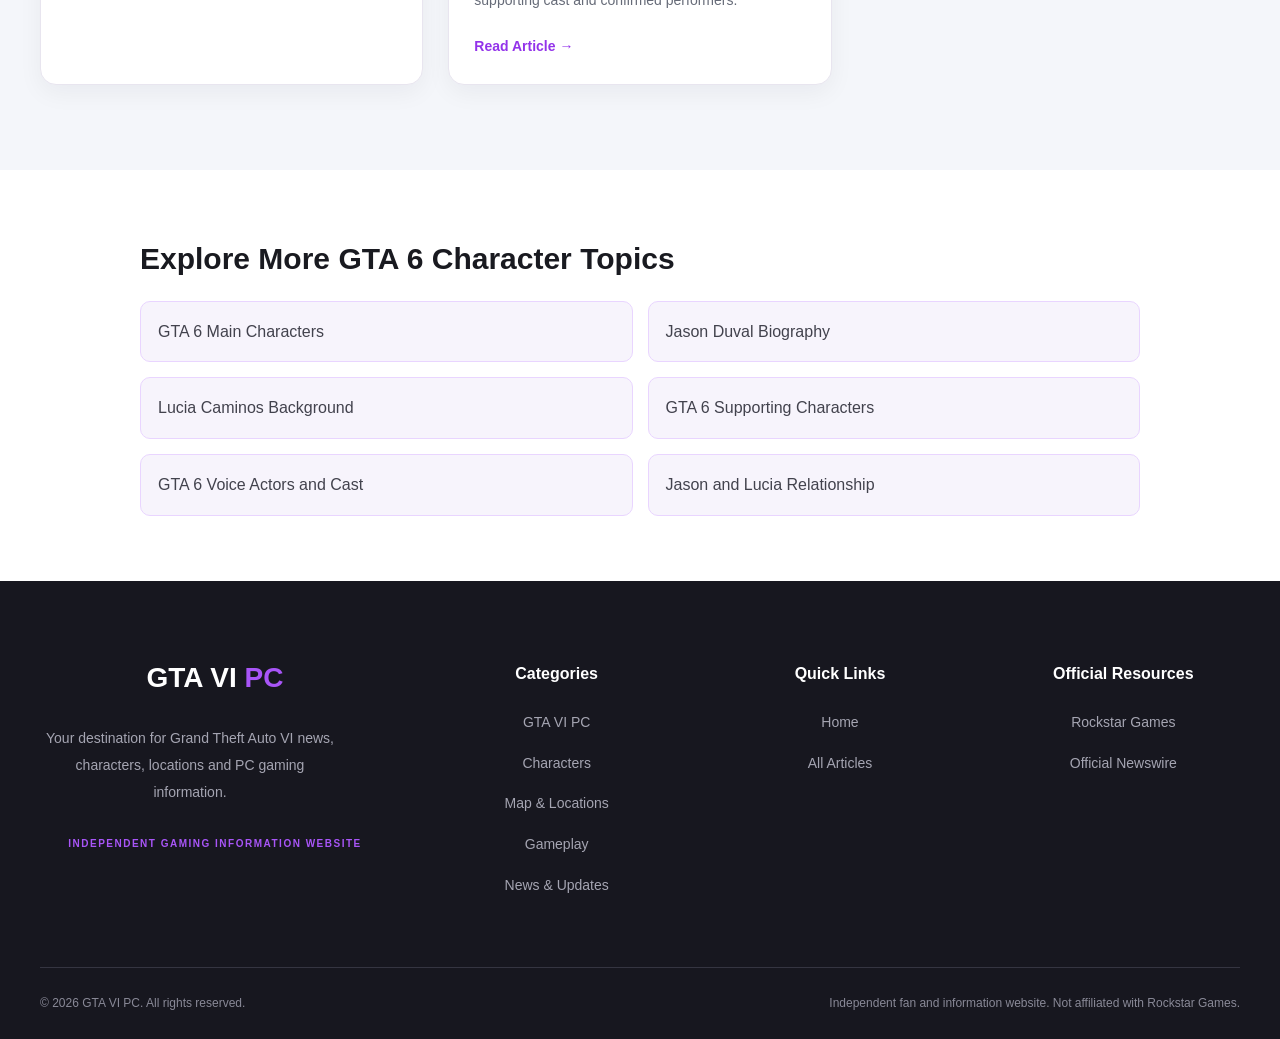
<file: categories/characters.html>
<!DOCTYPE html>
<html lang="en">
<head>
  <meta charset="UTF-8">
  <meta name="viewport" content="width=device-width, initial-scale=1.0">

  <title>GTA 6 Characters: Lucia, Jason & Supporting Cast | GTA VI PC</title>
  <meta name="description" content="Explore GTA 6 characters, including Lucia Caminos, Jason Duval and the supporting cast. Read character biographies and profiles.">
  <meta name="robots" content="index, follow">
  <link rel="canonical" href="https://gta6pcworld.github.io/categories/characters.html">
  <meta name="theme-color" content="#F4F6FA">
  <link rel="stylesheet" href="../style.css">

  <style>
    .category-hero {
      padding: 85px 20px;
      background: linear-gradient(135deg,#F4F0FA,#FFFFFF);
      text-align: center;
    }
    .category-hero .container {
      max-width: 850px;
      margin: auto;
    }
    .category-label {
      color: #9333EA;
      font-size: 13px;
      font-weight: 700;
      letter-spacing: 2px;
    }
    .category-hero h1 {
      color: #191A20;
      font-size: clamp(36px,5vw,54px);
      line-height: 1.2;
      margin: 18px 0;
    }
    .category-hero p {
      color: #666B78;
      font-size: 17px;
      line-height: 1.8;
      max-width: 720px;
      margin: auto;
    }
    .category-breadcrumb {
      padding: 18px 20px;
      background: #fff;
      border-bottom: 1px solid #E5E7EB;
      font-size: 13px;
      color: #666B78;
    }
    .category-breadcrumb a {
      color: #9333EA;
    }
    .category-intro {
      padding: 65px 20px;
      background: #fff;
    }
    .category-intro .container {
      max-width: 900px;
      margin: auto;
    }
    .category-intro h2,
    .category-topics h2 {
      color: #191A20;
      font-size: 30px;
      margin-bottom: 18px;
    }
    .category-intro p {
      color: #666B78;
      line-height: 1.9;
      margin-bottom: 15px;
    }
    .category-articles {
      padding: 85px 20px;
      background: #F4F6FA;
    }
    .category-heading {
      text-align: center;
      max-width: 750px;
      margin: 0 auto 45px;
    }
    .category-heading h2 {
      font-size: clamp(28px,4vw,40px);
      color: #191A20;
      margin: 12px 0;
    }
    .category-heading p {
      color: #666B78;
      line-height: 1.8;
    }
    .category-grid {
      display: grid;
      grid-template-columns: repeat(3,minmax(0,1fr));
      gap: 25px;
    }
    .category-card {
      background: #fff;
      border: 1px solid #E8E5EF;
      border-radius: 16px;
      overflow: hidden;
      box-shadow: 0 8px 25px rgba(20,20,40,.05);
      transition: transform .3s ease;
    }
    .category-card:hover {
      transform: translateY(-6px);
    }
    .category-card img {
      width: 100%;
      height: 210px;
      object-fit: cover;
    }
    .category-card-content {
      padding: 25px;
    }
    .category-card-content span {
      color: #9333EA;
      font-size: 11px;
      font-weight: 700;
      letter-spacing: 1.5px;
    }
    .category-card h3 {
      color: #191A20;
      font-size: 21px;
      line-height: 1.4;
      margin: 12px 0;
    }
    .category-card p {
      color: #666B78;
      font-size: 14px;
      line-height: 1.8;
      margin-bottom: 20px;
    }
    .category-card a {
      color: #9333EA;
      font-weight: 700;
      font-size: 14px;
    }
    .category-topics {
      padding: 65px 20px;
      background: #fff;
    }
    .category-topics .container {
      max-width: 1000px;
      margin: auto;
    }
    .topic-list {
      display: grid;
      grid-template-columns: repeat(2,minmax(0,1fr));
      gap: 15px;
      list-style: none;
    }
    .topic-list li {
      background: #F7F4FC;
      border: 1px solid #E9D5FF;
      border-radius: 10px;
      padding: 17px;
      color: #42424D;
    }
    @media(max-width:900px) {
      .category-grid {
        grid-template-columns: repeat(2,minmax(0,1fr));
      }
    }
    @media(max-width:600px) {
      .category-hero { padding: 65px 20px; }
      .category-grid,
      .topic-list { grid-template-columns: 1fr; }
      .category-articles { padding: 60px 20px; }
    }
  </style>
</head>

<body>

<header class="site-header">
  <div class="header-inner">
    <a href="../index.html" class="brand-logo">
      GTA VI <span>PC</span>
    </a>

    <nav class="primary-nav" id="primary-navigation">
      <a href="../index.html" class="nav-link">Home</a>
      <a href="gta-6-pc.html" class="nav-link">GTA VI PC</a>
      <a href="characters.html" class="nav-link">Characters</a>
      <a href="map-locations.html" class="nav-link">Map & Locations</a>
      <a href="gameplay.html" class="nav-link">Gameplay</a>
      <a href="news.html" class="nav-link">News</a>
    </nav>

    <div class="header-actions">
      <a href="#articles" class="header-cta">
        Explore Guides <span>→</span>
      </a>

      <button class="mobile-menu-toggle"
        type="button"
        aria-label="Open navigation menu"
        aria-expanded="false"
        aria-controls="primary-navigation">
        <span></span>
        <span></span>
        <span></span>
      </button>
    </div>
  </div>
</header>

<main>

  <div class="category-breadcrumb">
    <div class="container">
      <a href="../index.html">Home</a> /
      <a href="characters.html">Characters</a>
    </div>
  </div>

  <section class="category-hero">
    <div class="container">
      <span class="category-label">CHARACTER GUIDES & PROFILES</span>

      <h1>GTA 6 Characters</h1>

      <p>
        Discover the characters of Grand Theft Auto VI.
        Explore Lucia Caminos, Jason Duval, supporting
        characters, biographies, backgrounds and confirmed
        performers from Rockstar's latest adventure.
      </p>
    </div>
  </section>

  <section class="category-intro">
    <div class="container">
      <h2>Explore GTA 6 Characters</h2>

      <p>
        The characters of GTA VI bring the fictional state
        of Leonida to life. From the two main protagonists,
        Lucia Caminos and Jason Duval, to the supporting
        cast, every character contributes to the game's
        story and world.
      </p>

      <p>
        Explore our character profiles to learn about
        their backgrounds, personalities, relationships
        and the performers behind them.
      </p>

      <p>
        We regularly expand this section with researched
        character guides and verified information.
      </p>
    </div>
  </section>

  <section class="category-articles" id="articles">
    <div class="container">

      <div class="category-heading">
        <span class="category-label">CHARACTER PROFILES</span>
        <h2>GTA 6 Character Articles</h2>
        <p>
          Read our character biographies and explore
          the people behind Grand Theft Auto VI.
        </p>
      </div>

      <div class="category-grid">

        <article class="category-card">
          <div class="category-card-content">
            <span>CHARACTER BIOGRAPHY</span>

            <h3>Lucia Caminos: Biography and Character Profile</h3>

            <p>
              Discover Lucia's background, prison history,
              personality, family connections and role
              in the GTA VI story.
            </p>

            <a href="../articles/lucia-caminos.html">
              Read Article →
            </a>
          </div>
        </article>

        <!-- GTA 6 CHARACTERS ARTICLE -->
        <article class="category-card">

          <img
            src="../assets/images/gta-6-jason-lucia-protagonists.webp"
            alt="GTA 6 playable characters Jason Duval and Lucia Caminos"
            loading="lazy"
          >

          <div class="category-card-content">

            <span>CHARACTER GUIDE</span>

            <h3>GTA 6 Characters: Names, Playable Characters, Lucia and Jason</h3>

            <p>
              Discover GTA 6 characters, including playable protagonists
              Lucia and Jason, their backgrounds, supporting cast and
              confirmed performers.
            </p>

            <a href="../articles/gta-6-characters.html">
              Read Article →
            </a>

          </div>
        </article>

      </div>

    </div>
  </section>

  <section class="category-topics">
    <div class="container">
      <h2>Explore More GTA 6 Character Topics</h2>

      <ul class="topic-list">
        <li>GTA 6 Main Characters</li>
        <li>Jason Duval Biography</li>
        <li>Lucia Caminos Background</li>
        <li>GTA 6 Supporting Characters</li>
        <li>GTA 6 Voice Actors and Cast</li>
        <li>Jason and Lucia Relationship</li>
      </ul>
    </div>
  </section>

</main>

<footer class="site-footer">
  <div class="footer-container">

    <div class="footer-brand">
      <a href="../index.html" class="footer-logo">
        GTA VI <span>PC</span>
      </a>

      <p>
        Your destination for Grand Theft Auto VI news,
        characters, locations and PC gaming information.
      </p>

      <span class="footer-tagline">
        INDEPENDENT GAMING INFORMATION WEBSITE
      </span>
    </div>

    <div class="footer-column">
      <h3>Categories</h3>
      <ul>
        <li><a href="gta-6-pc.html">GTA VI PC</a></li>
        <li><a href="characters.html">Characters</a></li>
        <li><a href="map-locations.html">Map & Locations</a></li>
        <li><a href="gameplay.html">Gameplay</a></li>
        <li><a href="news.html">News & Updates</a></li>
      </ul>
    </div>

    <div class="footer-column">
      <h3>Quick Links</h3>
      <ul>
        <li><a href="../index.html">Home</a></li>
        <li><a href="../articles/index.html">All Articles</a></li>
      </ul>
    </div>

    <div class="footer-column">
      <h3>Official Resources</h3>
      <ul>
        <li>
          <a href="https://www.rockstargames.com/VI"
             target="_blank" rel="noopener noreferrer">
            Rockstar Games
          </a>
        </li>
        <li>
          <a href="https://www.rockstargames.com/newswire"
             target="_blank" rel="noopener noreferrer">
            Official Newswire
          </a>
        </li>
      </ul>
    </div>

  </div>

  <div class="footer-bottom">
    <p>© 2026 GTA VI PC. All rights reserved.</p>
    <p>Independent fan and information website. Not affiliated with Rockstar Games.</p>
  </div>
</footer>

<script src="../script.js"></script>

</body>
</html>
</file>
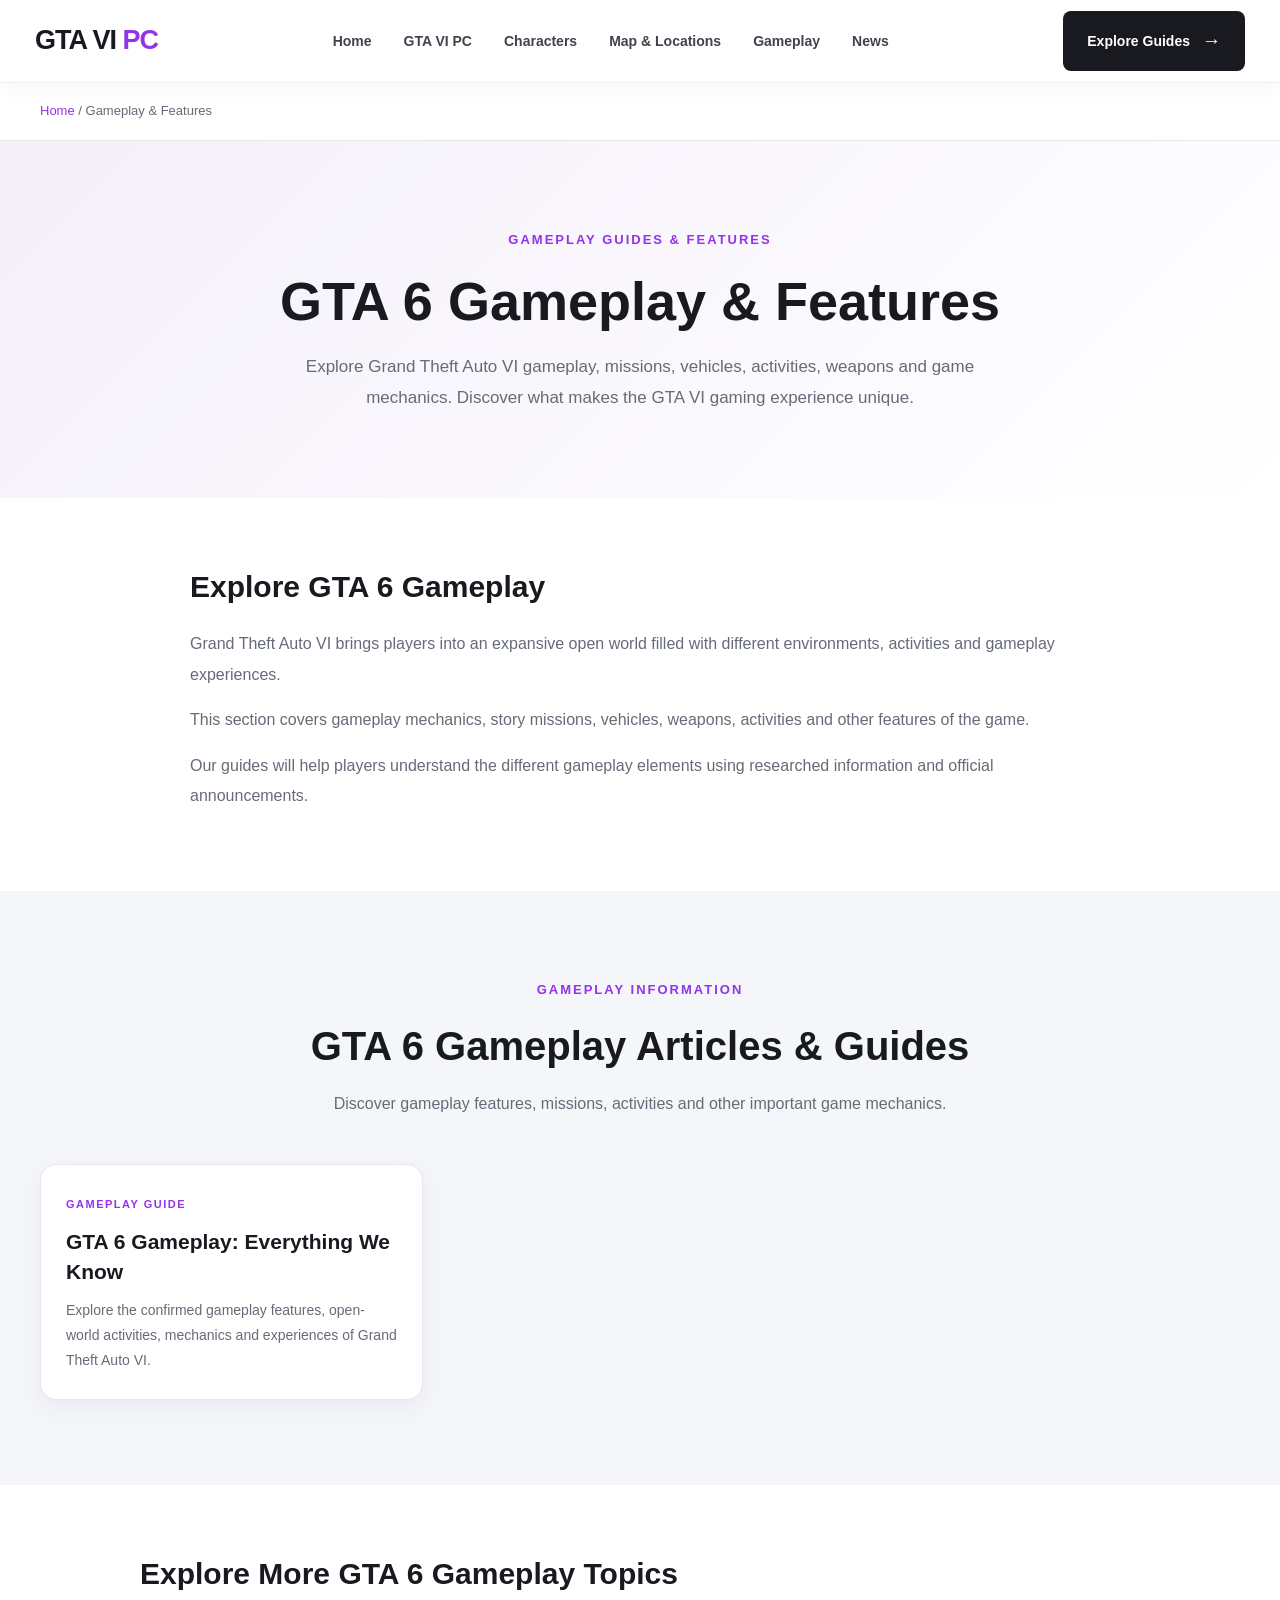
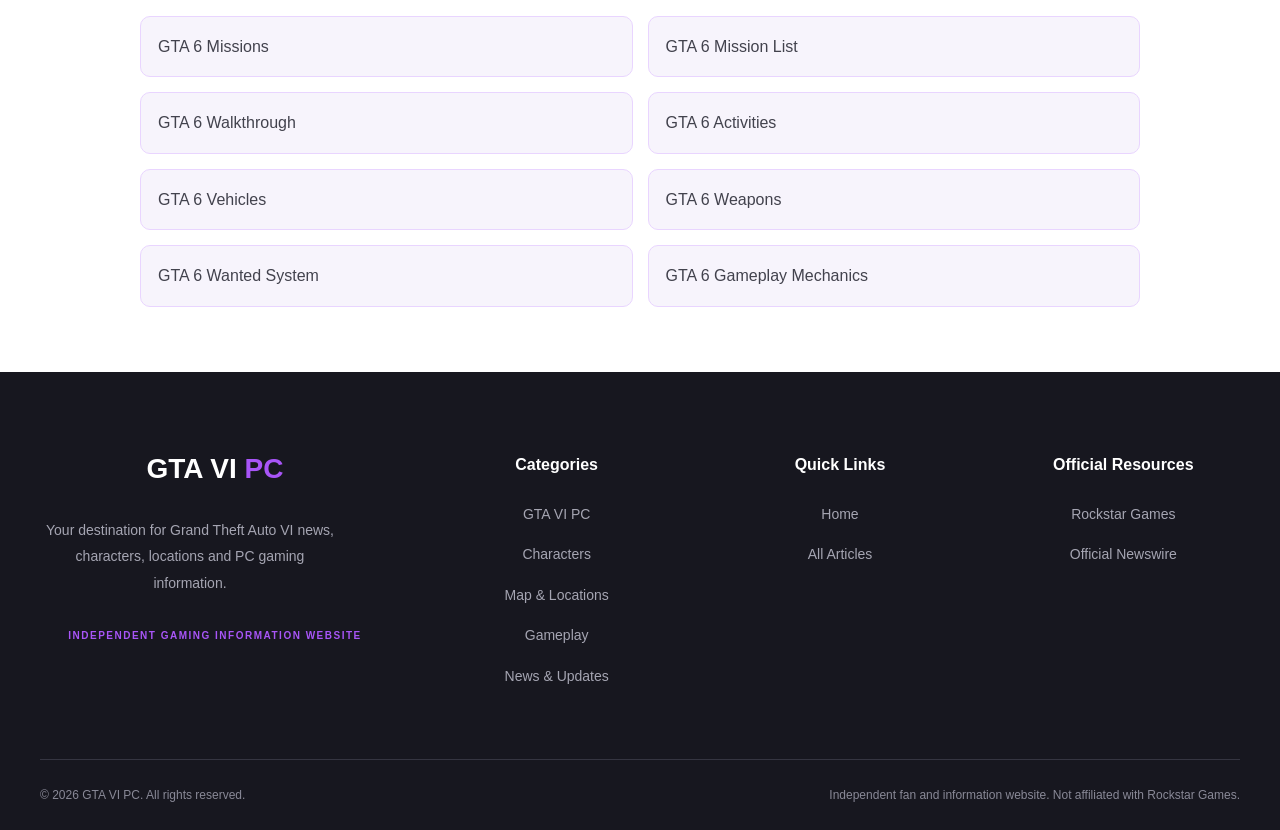
<file: categories/gameplay.html>
<!DOCTYPE html>
<html lang="en">
<head>
  <meta charset="UTF-8">
  <meta name="viewport" content="width=device-width, initial-scale=1.0">

  <title>GTA 6 Gameplay, Missions & Features | GTA VI PC</title>
  <meta name="description" content="Explore GTA 6 gameplay, missions, activities, vehicles, weapons and game mechanics. Discover guides and the latest gameplay information.">
  <meta name="robots" content="index, follow">
  <link rel="canonical" href="https://gta6pcworld.github.io/categories/gameplay.html">
  <meta name="theme-color" content="#F4F6FA">

  <link rel="stylesheet" href="../style.css">

  <style>
    .category-hero {
      padding: 85px 20px;
      background: linear-gradient(135deg,#F4F0FA,#FFFFFF);
      text-align: center;
    }

    .category-hero .container {
      max-width: 850px;
      margin: auto;
    }

    .category-label {
      color: #9333EA;
      font-size: 13px;
      font-weight: 700;
      letter-spacing: 2px;
    }

    .category-hero h1 {
      color: #191A20;
      font-size: clamp(36px,5vw,54px);
      line-height: 1.2;
      margin: 18px 0;
    }

    .category-hero p {
      color: #666B78;
      font-size: 17px;
      line-height: 1.8;
      max-width: 720px;
      margin: auto;
    }

    .category-breadcrumb {
      padding: 18px 20px;
      background: #fff;
      border-bottom: 1px solid #E5E7EB;
      font-size: 13px;
      color: #666B78;
    }

    .category-breadcrumb a {
      color: #9333EA;
    }

    .category-intro {
      padding: 65px 20px;
      background: #fff;
    }

    .category-intro .container {
      max-width: 900px;
      margin: auto;
    }

    .category-intro h2,
    .category-topics h2 {
      color: #191A20;
      font-size: 30px;
      margin-bottom: 18px;
    }

    .category-intro p {
      color: #666B78;
      line-height: 1.9;
      margin-bottom: 15px;
    }

    .category-articles {
      padding: 85px 20px;
      background: #F4F6FA;
    }

    .category-heading {
      text-align: center;
      max-width: 750px;
      margin: 0 auto 45px;
    }

    .category-heading h2 {
      font-size: clamp(28px,4vw,40px);
      color: #191A20;
      margin: 12px 0;
    }

    .category-heading p {
      color: #666B78;
      line-height: 1.8;
    }

    .category-grid {
      display: grid;
      grid-template-columns: repeat(3,minmax(0,1fr));
      gap: 25px;
    }

    .category-card {
      background: #fff;
      border: 1px solid #E8E5EF;
      border-radius: 16px;
      overflow: hidden;
      box-shadow: 0 8px 25px rgba(20,20,40,.05);
      transition: transform .3s ease;
    }

    .category-card:hover {
      transform: translateY(-6px);
    }

    .category-card-content {
      padding: 25px;
    }

    .category-card-content span {
      color: #9333EA;
      font-size: 11px;
      font-weight: 700;
      letter-spacing: 1.5px;
    }

    .category-card h3 {
      color: #191A20;
      font-size: 21px;
      line-height: 1.4;
      margin: 12px 0;
    }

    .category-card p {
      color: #666B78;
      font-size: 14px;
      line-height: 1.8;
    }

    .category-topics {
      padding: 65px 20px;
      background: #fff;
    }

    .category-topics .container {
      max-width: 1000px;
      margin: auto;
    }

    .topic-list {
      display: grid;
      grid-template-columns: repeat(2,minmax(0,1fr));
      gap: 15px;
      list-style: none;
    }

    .topic-list li {
      background: #F7F4FC;
      border: 1px solid #E9D5FF;
      border-radius: 10px;
      padding: 17px;
      color: #42424D;
    }

    @media(max-width:900px) {
      .category-grid {
        grid-template-columns: repeat(2,minmax(0,1fr));
      }
    }

    @media(max-width:600px) {
      .category-hero {
        padding: 65px 20px;
      }

      .category-grid,
      .topic-list {
        grid-template-columns: 1fr;
      }

      .category-articles {
        padding: 60px 20px;
      }
    }
  </style>
</head>

<body>

<header class="site-header">
  <div class="header-inner">

    <a href="../index.html" class="brand-logo">
      GTA VI <span>PC</span>
    </a>

    <nav class="primary-nav" id="primary-navigation">
      <a href="../index.html" class="nav-link">Home</a>
      <a href="gta-6-pc.html" class="nav-link">GTA VI PC</a>
      <a href="characters.html" class="nav-link">Characters</a>
      <a href="map-locations.html" class="nav-link">Map & Locations</a>
      <a href="gameplay.html" class="nav-link">Gameplay</a>
      <a href="news.html" class="nav-link">News</a>
    </nav>

    <div class="header-actions">
      <a href="#articles" class="header-cta">
        Explore Guides <span>→</span>
      </a>

      <button class="mobile-menu-toggle"
        type="button"
        aria-label="Open navigation menu"
        aria-expanded="false"
        aria-controls="primary-navigation">
        <span></span>
        <span></span>
        <span></span>
      </button>
    </div>

  </div>
</header>

<main>

  <div class="category-breadcrumb">
    <div class="container">
      <a href="../index.html">Home</a> / Gameplay & Features
    </div>
  </div>

  <section class="category-hero">
    <div class="container">

      <span class="category-label">GAMEPLAY GUIDES & FEATURES</span>

      <h1>GTA 6 Gameplay & Features</h1>

      <p>
        Explore Grand Theft Auto VI gameplay, missions,
        vehicles, activities, weapons and game mechanics.
        Discover what makes the GTA VI gaming experience
        unique.
      </p>

    </div>
  </section>

  <section class="category-intro">
    <div class="container">

      <h2>Explore GTA 6 Gameplay</h2>

      <p>
        Grand Theft Auto VI brings players into an
        expansive open world filled with different
        environments, activities and gameplay experiences.
      </p>

      <p>
        This section covers gameplay mechanics, story
        missions, vehicles, weapons, activities and
        other features of the game.
      </p>

      <p>
        Our guides will help players understand the
        different gameplay elements using researched
        information and official announcements.
      </p>

    </div>
  </section>

  <section class="category-articles" id="articles">
    <div class="container">

      <div class="category-heading">
        <span class="category-label">GAMEPLAY INFORMATION</span>

        <h2>GTA 6 Gameplay Articles & Guides</h2>

        <p>
          Discover gameplay features, missions,
          activities and other important game mechanics.
        </p>
      </div>

      <div class="category-grid">

        <article class="category-card">
          <div class="category-card-content">
            <span>GAMEPLAY GUIDE</span>

            <h3>GTA 6 Gameplay: Everything We Know</h3>

            <p>
              Explore the confirmed gameplay features,
              open-world activities, mechanics and
              experiences of Grand Theft Auto VI.
            </p>
          </div>
        </article>

      </div>

    </div>
  </section>

  <section class="category-topics">
    <div class="container">

      <h2>Explore More GTA 6 Gameplay Topics</h2>

      <ul class="topic-list">
        <li>GTA 6 Missions</li>
        <li>GTA 6 Mission List</li>
        <li>GTA 6 Walkthrough</li>
        <li>GTA 6 Activities</li>
        <li>GTA 6 Vehicles</li>
        <li>GTA 6 Weapons</li>
        <li>GTA 6 Wanted System</li>
        <li>GTA 6 Gameplay Mechanics</li>
      </ul>

    </div>
  </section>

</main>

<footer class="site-footer">

  <div class="footer-container">

    <div class="footer-brand">
      <a href="../index.html" class="footer-logo">
        GTA VI <span>PC</span>
      </a>

      <p>
        Your destination for Grand Theft Auto VI news,
        characters, locations and PC gaming information.
      </p>

      <span class="footer-tagline">
        INDEPENDENT GAMING INFORMATION WEBSITE
      </span>
    </div>

    <div class="footer-column">
      <h3>Categories</h3>
      <ul>
        <li><a href="gta-6-pc.html">GTA VI PC</a></li>
        <li><a href="characters.html">Characters</a></li>
        <li><a href="map-locations.html">Map & Locations</a></li>
        <li><a href="gameplay.html">Gameplay</a></li>
        <li><a href="news.html">News & Updates</a></li>
      </ul>
    </div>

    <div class="footer-column">
      <h3>Quick Links</h3>
      <ul>
        <li><a href="../index.html">Home</a></li>
        <li><a href="../articles/index.html">All Articles</a></li>
      </ul>
    </div>

    <div class="footer-column">
      <h3>Official Resources</h3>
      <ul>
        <li>
          <a href="https://www.rockstargames.com/VI"
             target="_blank" rel="noopener noreferrer">
            Rockstar Games
          </a>
        </li>
        <li>
          <a href="https://www.rockstargames.com/newswire"
             target="_blank" rel="noopener noreferrer">
            Official Newswire
          </a>
        </li>
      </ul>
    </div>

  </div>

  <div class="footer-bottom">
    <p>© 2026 GTA VI PC. All rights reserved.</p>
    <p>Independent fan and information website. Not affiliated with Rockstar Games.</p>
  </div>

</footer>

<script src="../script.js"></script>

</body>
</html>
</file>
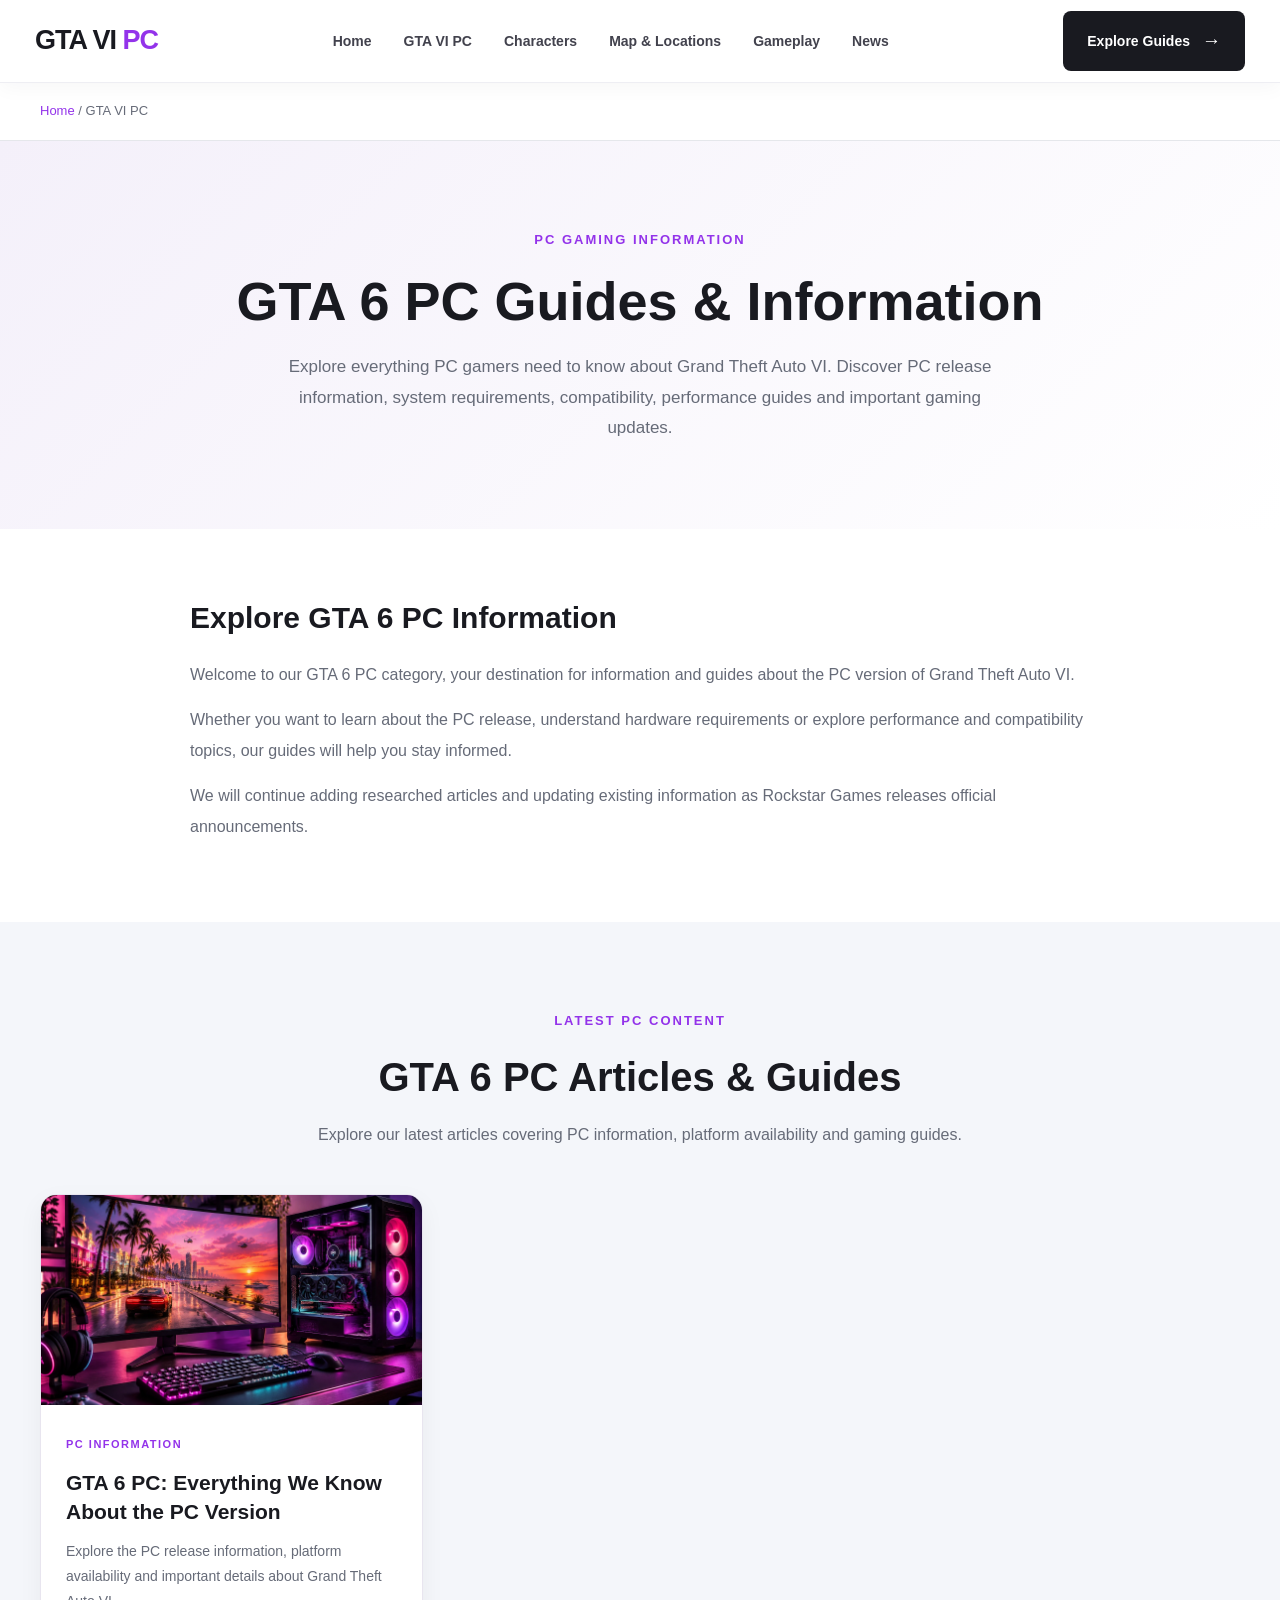
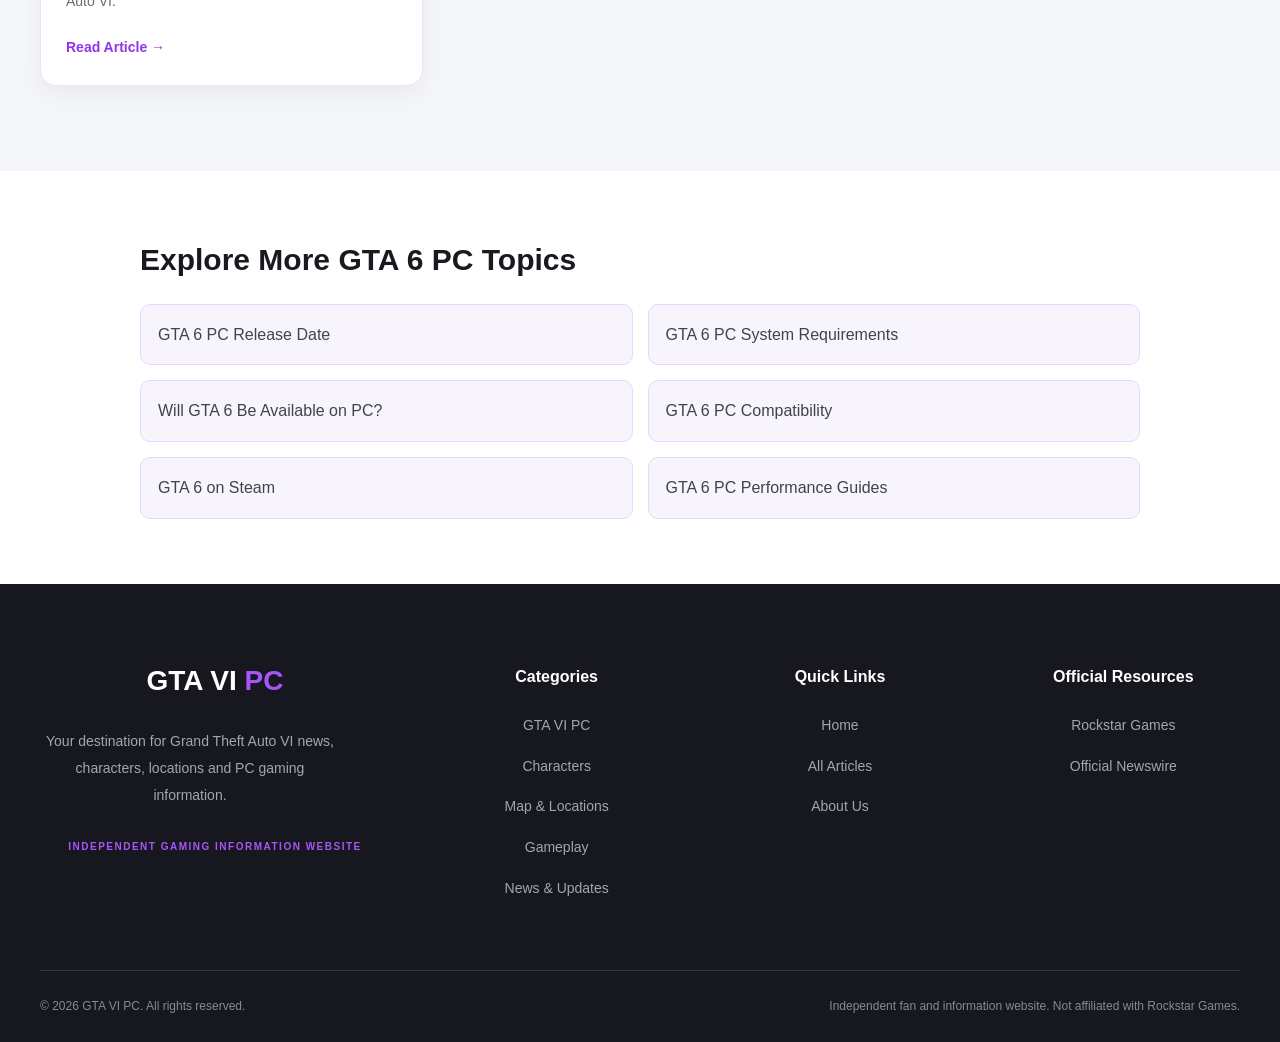
<file: categories/gta-6-pc.html>
<!DOCTYPE html>
<html lang="en">
<head>
  <meta charset="UTF-8">
  <meta name="viewport" content="width=device-width, initial-scale=1.0">

  <title>GTA 6 PC Guides, News & Requirements | GTA VI PC</title>

  <meta name="description" content="Explore GTA 6 PC guides, release information, system requirements, compatibility and the latest PC gaming updates.">

  <meta name="robots" content="index, follow">

  <link rel="canonical" href="https://gta6pcworld.github.io/categories/gta-6-pc.html">

  <meta property="og:type" content="website">
  <meta property="og:title" content="GTA 6 PC Guides & Information">
  <meta property="og:description" content="Explore GTA 6 PC guides, requirements, release information and gaming updates.">
  <meta property="og:url" content="https://gta6pcworld.github.io/categories/gta-6-pc.html">

  <meta name="theme-color" content="#F4F6FA">

  <link rel="stylesheet" href="../style.css">

  <style>
    .category-hero {
      padding: 85px 20px;
      background: linear-gradient(135deg, #F4F0FA, #FFFFFF);
      text-align: center;
    }

    .category-hero .container {
      max-width: 850px;
      margin: auto;
    }

    .category-label {
      color: #9333EA;
      font-size: 13px;
      font-weight: 700;
      letter-spacing: 2px;
    }

    .category-hero h1 {
      color: #191A20;
      font-size: clamp(36px, 5vw, 54px);
      line-height: 1.2;
      margin: 18px 0;
    }

    .category-hero p {
      color: #666B78;
      font-size: 17px;
      line-height: 1.8;
      max-width: 720px;
      margin: auto;
    }

    .category-breadcrumb {
      padding: 18px 20px;
      background: #FFFFFF;
      border-bottom: 1px solid #E5E7EB;
      font-size: 13px;
      color: #666B78;
    }

    .category-breadcrumb a {
      color: #9333EA;
    }

    .category-intro {
      padding: 65px 20px;
      background: #FFFFFF;
    }

    .category-intro .container {
      max-width: 900px;
      margin: auto;
    }

    .category-intro h2 {
      color: #191A20;
      font-size: 30px;
      margin-bottom: 18px;
    }

    .category-intro p {
      color: #666B78;
      line-height: 1.9;
      margin-bottom: 15px;
    }

    .category-articles {
      padding: 85px 20px;
      background: #F4F6FA;
    }

    .category-heading {
      text-align: center;
      max-width: 750px;
      margin: 0 auto 45px;
    }

    .category-heading h2 {
      font-size: clamp(28px, 4vw, 40px);
      color: #191A20;
      margin: 12px 0;
    }

    .category-heading p {
      color: #666B78;
      line-height: 1.8;
    }

    .category-grid {
      display: grid;
      grid-template-columns: repeat(3, minmax(0, 1fr));
      gap: 25px;
    }

    .category-card {
      background: #FFFFFF;
      border: 1px solid #E8E5EF;
      border-radius: 16px;
      overflow: hidden;
      box-shadow: 0 8px 25px rgba(20,20,40,0.05);
      transition: transform .3s ease, box-shadow .3s ease;
    }

    .category-card:hover {
      transform: translateY(-6px);
      box-shadow: 0 15px 35px rgba(20,20,40,0.10);
    }

    .category-card img {
      width: 100%;
      height: 210px;
      object-fit: cover;
    }

    .category-card-content {
      padding: 25px;
    }

    .category-card-content span {
      color: #9333EA;
      font-size: 11px;
      font-weight: 700;
      letter-spacing: 1.5px;
    }

    .category-card h3 {
      color: #191A20;
      font-size: 21px;
      line-height: 1.4;
      margin: 12px 0;
    }

    .category-card p {
      color: #666B78;
      font-size: 14px;
      line-height: 1.8;
      margin-bottom: 20px;
    }

    .category-card a {
      color: #9333EA;
      font-weight: 700;
      font-size: 14px;
    }

    .category-topics {
      padding: 65px 20px;
      background: #FFFFFF;
    }

    .category-topics .container {
      max-width: 1000px;
      margin: auto;
    }

    .category-topics h2 {
      font-size: 30px;
      color: #191A20;
      margin-bottom: 20px;
    }

    .topic-list {
      display: grid;
      grid-template-columns: repeat(2, minmax(0, 1fr));
      gap: 15px;
      list-style: none;
    }

    .topic-list li {
      background: #F7F4FC;
      border: 1px solid #E9D5FF;
      border-radius: 10px;
      padding: 17px;
      color: #42424D;
    }

    @media(max-width: 900px) {
      .category-grid {
        grid-template-columns: repeat(2, minmax(0, 1fr));
      }
    }

    @media(max-width: 600px) {
      .category-hero {
        padding: 65px 20px;
      }

      .category-grid,
      .topic-list {
        grid-template-columns: 1fr;
      }

      .category-articles {
        padding: 60px 20px;
      }
    }
  </style>
</head>

<body>

<header class="site-header">
  <div class="header-inner">

    <a href="../index.html" class="brand-logo">
      GTA VI <span>PC</span>
    </a>

    <nav class="primary-nav" id="primary-navigation">
      <a href="../index.html" class="nav-link">Home</a>
      <a href="gta-6-pc.html" class="nav-link">GTA VI PC</a>
      <a href="characters.html" class="nav-link">Characters</a>
      <a href="map-locations.html" class="nav-link">Map & Locations</a>
      <a href="gameplay.html" class="nav-link">Gameplay</a>
      <a href="news.html" class="nav-link">News</a>
    </nav>

    <div class="header-actions">
      <a href="#articles" class="header-cta">
        Explore Guides <span>→</span>
      </a>

      <button
        class="mobile-menu-toggle"
        type="button"
        aria-label="Open navigation menu"
        aria-expanded="false"
        aria-controls="primary-navigation"
      >
        <span></span>
        <span></span>
        <span></span>
      </button>
    </div>

  </div>
</header>

<main>

  <div class="category-breadcrumb">
    <div class="container">
      <a href="../index.html">Home</a> / GTA VI PC
    </div>
  </div>

  <section class="category-hero">
    <div class="container">

      <span class="category-label">PC GAMING INFORMATION</span>

      <h1>GTA 6 PC Guides & Information</h1>

      <p>
        Explore everything PC gamers need to know about
        Grand Theft Auto VI. Discover PC release information,
        system requirements, compatibility, performance
        guides and important gaming updates.
      </p>

    </div>
  </section>

  <section class="category-intro">
    <div class="container">

      <h2>Explore GTA 6 PC Information</h2>

      <p>
        Welcome to our GTA 6 PC category, your destination
        for information and guides about the PC version of
        Grand Theft Auto VI.
      </p>

      <p>
        Whether you want to learn about the PC release,
        understand hardware requirements or explore
        performance and compatibility topics, our guides
        will help you stay informed.
      </p>

      <p>
        We will continue adding researched articles and
        updating existing information as Rockstar Games
        releases official announcements.
      </p>

    </div>
  </section>

  <section class="category-articles" id="articles">
    <div class="container">

      <div class="category-heading">
        <span class="category-label">LATEST PC CONTENT</span>
        <h2>GTA 6 PC Articles & Guides</h2>
        <p>
          Explore our latest articles covering PC information,
          platform availability and gaming guides.
        </p>
      </div>

      <div class="category-grid">

        <article class="category-card">

          <img
            src="../assets/images/news-pc.webp"
            alt="Gaming PC setup for GTA 6 PC information"
            loading="lazy"
          >

          <div class="category-card-content">

            <span>PC INFORMATION</span>

            <h3>GTA 6 PC: Everything We Know About the PC Version</h3>

            <p>
              Explore the PC release information, platform
              availability and important details about
              Grand Theft Auto VI.
            </p>

            <a href="../articles/gta-6-pc.html">
              Read Article →
            </a>

          </div>

        </article>

      </div>

    </div>
  </section>

  <section class="category-topics">
    <div class="container">

      <h2>Explore More GTA 6 PC Topics</h2>

      <ul class="topic-list">
        <li>GTA 6 PC Release Date</li>
        <li>GTA 6 PC System Requirements</li>
        <li>Will GTA 6 Be Available on PC?</li>
        <li>GTA 6 PC Compatibility</li>
        <li>GTA 6 on Steam</li>
        <li>GTA 6 PC Performance Guides</li>
      </ul>

    </div>
  </section>

</main>

<footer class="site-footer">

  <div class="footer-container">

    <div class="footer-brand">
      <a href="../index.html" class="footer-logo">
        GTA VI <span>PC</span>
      </a>

      <p>
        Your destination for Grand Theft Auto VI news,
        characters, locations and PC gaming information.
      </p>

      <span class="footer-tagline">
        INDEPENDENT GAMING INFORMATION WEBSITE
      </span>
    </div>

    <div class="footer-column">
      <h3>Categories</h3>
      <ul>
        <li><a href="gta-6-pc.html">GTA VI PC</a></li>
        <li><a href="characters.html">Characters</a></li>
        <li><a href="map-locations.html">Map & Locations</a></li>
        <li><a href="gameplay.html">Gameplay</a></li>
        <li><a href="news.html">News & Updates</a></li>
      </ul>
    </div>

    <div class="footer-column">
      <h3>Quick Links</h3>
      <ul>
        <li><a href="../index.html">Home</a></li>
        <li><a href="../articles/index.html">All Articles</a></li>
        <li><a href="../index.html#about">About Us</a></li>
      </ul>
    </div>

    <div class="footer-column">
      <h3>Official Resources</h3>
      <ul>
        <li>
          <a href="https://www.rockstargames.com/VI"
             target="_blank" rel="noopener noreferrer">
            Rockstar Games
          </a>
        </li>
        <li>
          <a href="https://www.rockstargames.com/newswire"
             target="_blank" rel="noopener noreferrer">
            Official Newswire
          </a>
        </li>
      </ul>
    </div>

  </div>

  <div class="footer-bottom">
    <p>© 2026 GTA VI PC. All rights reserved.</p>
    <p>Independent fan and information website. Not affiliated with Rockstar Games.</p>
  </div>

</footer>

<script src="../script.js"></script>

</body>
</html>
</file>
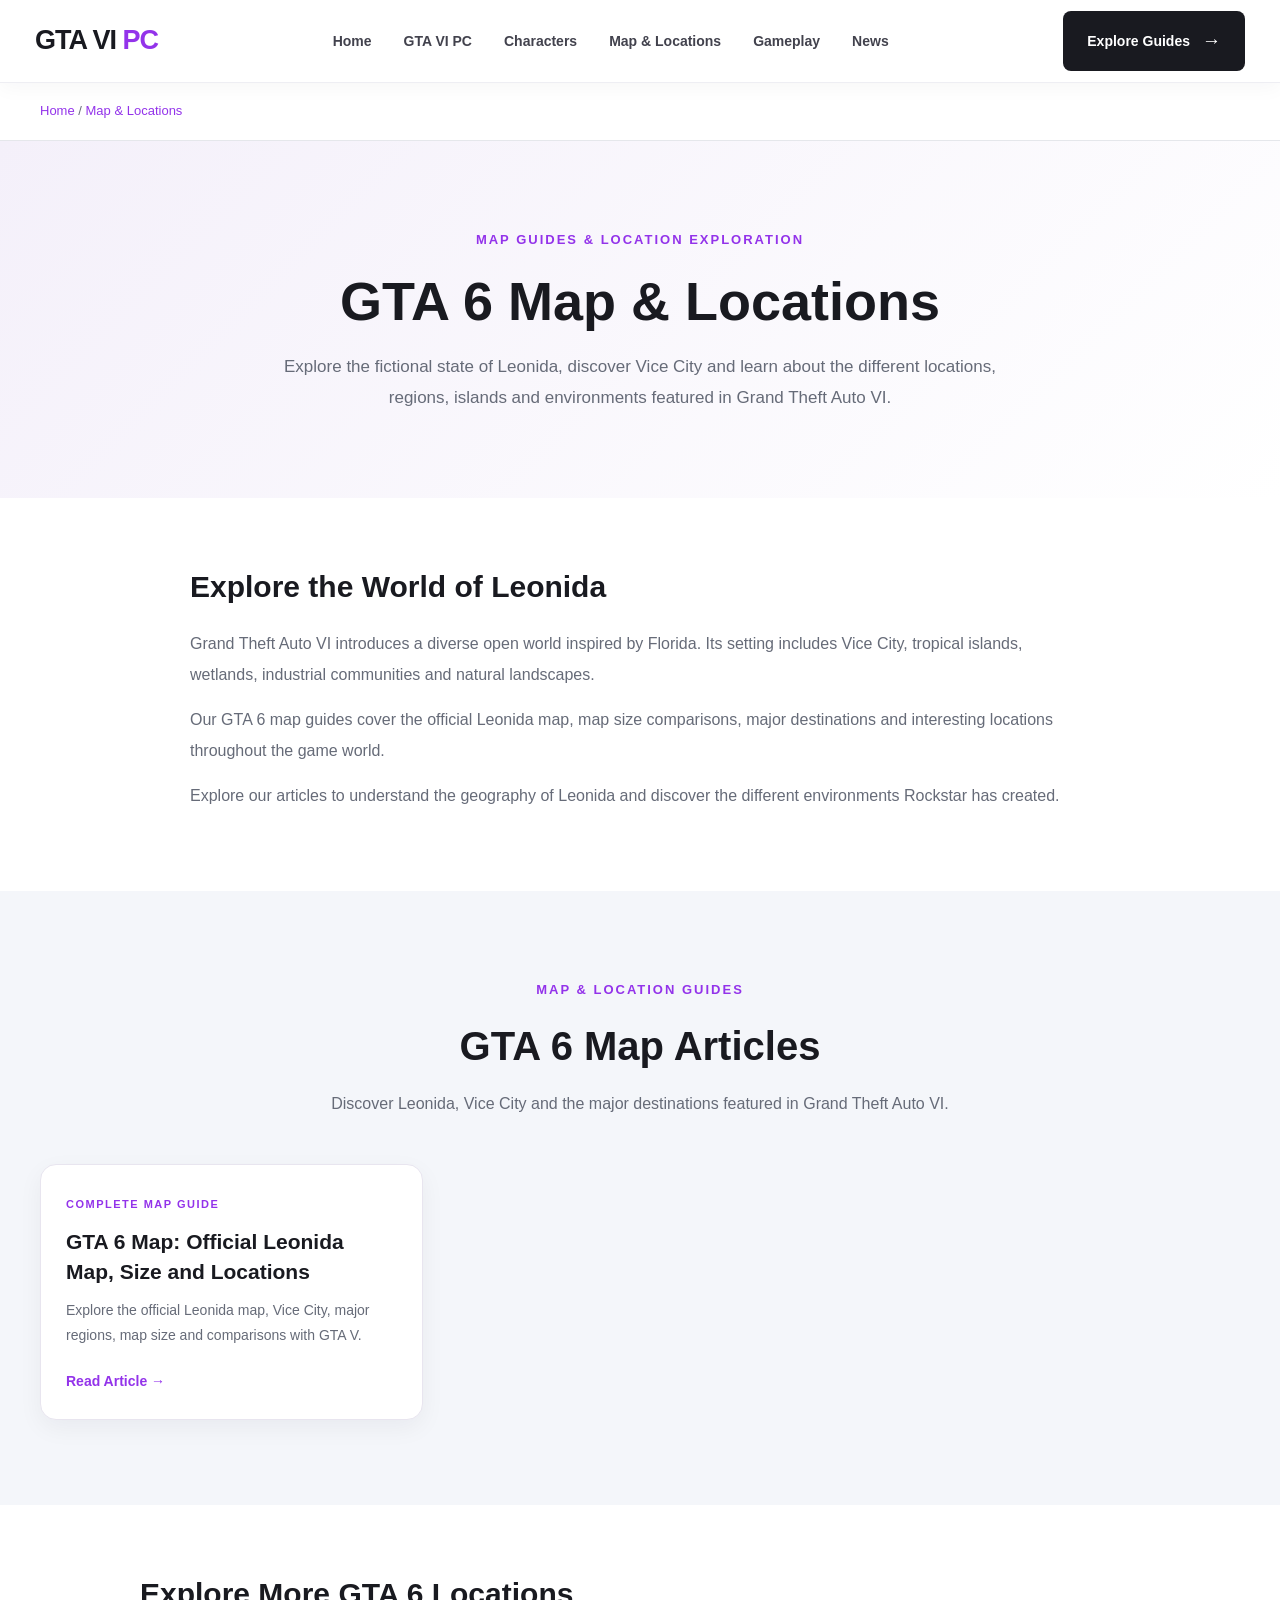
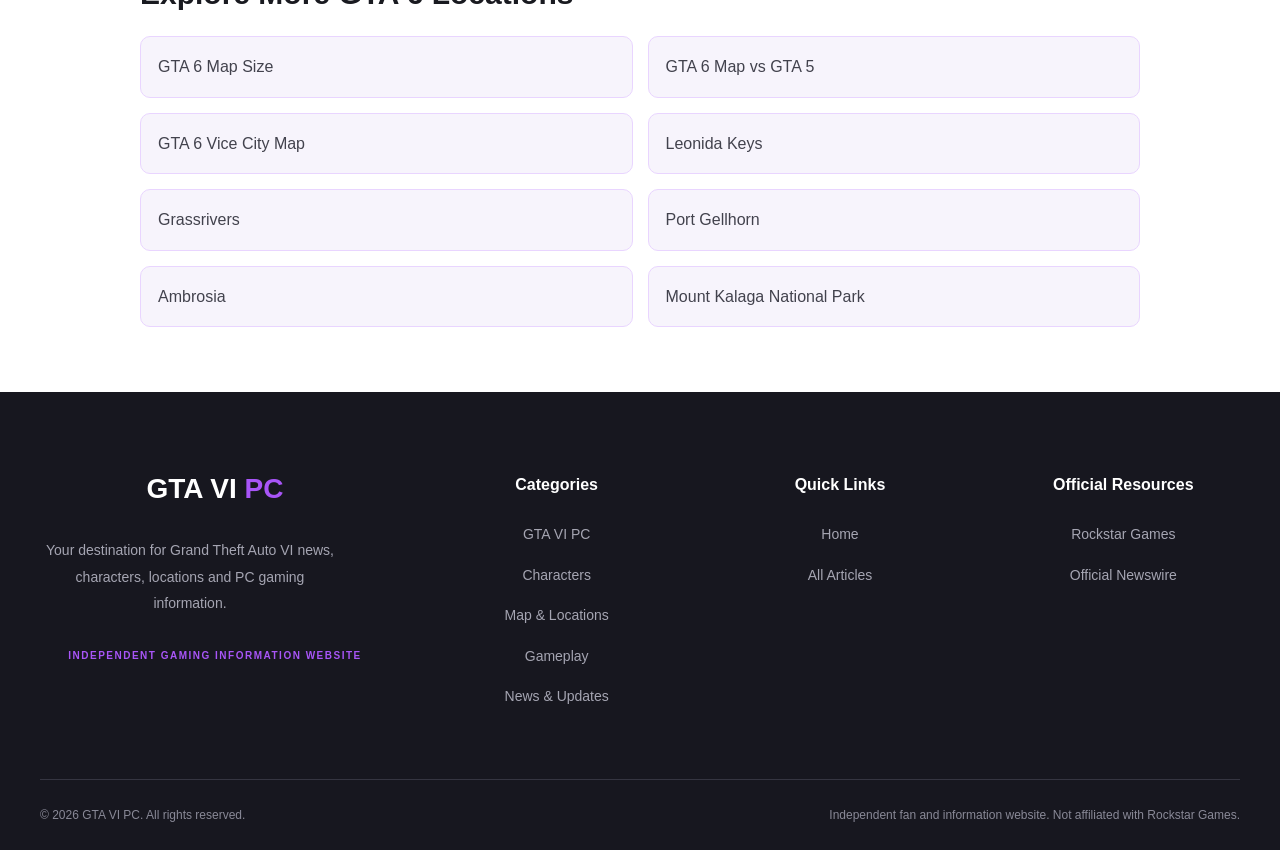
<file: categories/map-locations.html>
<!DOCTYPE html>
<html lang="en">
<head>
  <meta charset="UTF-8">
  <meta name="viewport" content="width=device-width, initial-scale=1.0">

  <title>GTA 6 Map & Locations: Leonida and Vice City | GTA VI PC</title>
  <meta name="description" content="Explore the GTA 6 map, Vice City, Leonida Keys, Grassrivers and other locations across the fictional state of Leonida.">
  <meta name="robots" content="index, follow">
  <link rel="canonical" href="https://gta6pcworld.github.io/categories/map-locations.html">
  <meta name="theme-color" content="#F4F6FA">
  <link rel="stylesheet" href="../style.css">

  <style>
    .category-hero {
      padding: 85px 20px;
      background: linear-gradient(135deg,#F4F0FA,#FFFFFF);
      text-align: center;
    }
    .category-hero .container {
      max-width: 850px;
      margin: auto;
    }
    .category-label {
      color: #9333EA;
      font-size: 13px;
      font-weight: 700;
      letter-spacing: 2px;
    }
    .category-hero h1 {
      color: #191A20;
      font-size: clamp(36px,5vw,54px);
      line-height: 1.2;
      margin: 18px 0;
    }
    .category-hero p {
      color: #666B78;
      font-size: 17px;
      line-height: 1.8;
      max-width: 720px;
      margin: auto;
    }
    .category-breadcrumb {
      padding: 18px 20px;
      background: #fff;
      border-bottom: 1px solid #E5E7EB;
      font-size: 13px;
      color: #666B78;
    }
    .category-breadcrumb a {
      color: #9333EA;
    }
    .category-intro {
      padding: 65px 20px;
      background: #fff;
    }
    .category-intro .container {
      max-width: 900px;
      margin: auto;
    }
    .category-intro h2,
    .category-topics h2 {
      color: #191A20;
      font-size: 30px;
      margin-bottom: 18px;
    }
    .category-intro p {
      color: #666B78;
      line-height: 1.9;
      margin-bottom: 15px;
    }
    .category-articles {
      padding: 85px 20px;
      background: #F4F6FA;
    }
    .category-heading {
      text-align: center;
      max-width: 750px;
      margin: 0 auto 45px;
    }
    .category-heading h2 {
      font-size: clamp(28px,4vw,40px);
      color: #191A20;
      margin: 12px 0;
    }
    .category-heading p {
      color: #666B78;
      line-height: 1.8;
    }
    .category-grid {
      display: grid;
      grid-template-columns: repeat(3,minmax(0,1fr));
      gap: 25px;
    }
    .category-card {
      background: #fff;
      border: 1px solid #E8E5EF;
      border-radius: 16px;
      overflow: hidden;
      box-shadow: 0 8px 25px rgba(20,20,40,.05);
      transition: transform .3s ease;
    }
    .category-card:hover {
      transform: translateY(-6px);
    }
    .category-card img {
      width: 100%;
      height: 210px;
      object-fit: cover;
    }
    .category-card-content {
      padding: 25px;
    }
    .category-card-content span {
      color: #9333EA;
      font-size: 11px;
      font-weight: 700;
      letter-spacing: 1.5px;
    }
    .category-card h3 {
      color: #191A20;
      font-size: 21px;
      line-height: 1.4;
      margin: 12px 0;
    }
    .category-card p {
      color: #666B78;
      font-size: 14px;
      line-height: 1.8;
      margin-bottom: 20px;
    }
    .category-card a {
      color: #9333EA;
      font-weight: 700;
      font-size: 14px;
    }
    .category-topics {
      padding: 65px 20px;
      background: #fff;
    }
    .category-topics .container {
      max-width: 1000px;
      margin: auto;
    }
    .topic-list {
      display: grid;
      grid-template-columns: repeat(2,minmax(0,1fr));
      gap: 15px;
      list-style: none;
    }
    .topic-list li {
      background: #F7F4FC;
      border: 1px solid #E9D5FF;
      border-radius: 10px;
      padding: 17px;
      color: #42424D;
    }
    @media(max-width:900px) {
      .category-grid {
        grid-template-columns: repeat(2,minmax(0,1fr));
      }
    }
    @media(max-width:600px) {
      .category-hero { padding: 65px 20px; }
      .category-grid,
      .topic-list { grid-template-columns: 1fr; }
      .category-articles { padding: 60px 20px; }
    }
  </style>
</head>

<body>

<header class="site-header">
  <div class="header-inner">
    <a href="../index.html" class="brand-logo">
      GTA VI <span>PC</span>
    </a>

    <nav class="primary-nav" id="primary-navigation">
      <a href="../index.html" class="nav-link">Home</a>
      <a href="gta-6-pc.html" class="nav-link">GTA VI PC</a>
      <a href="characters.html" class="nav-link">Characters</a>
      <a href="map-locations.html" class="nav-link">Map & Locations</a>
      <a href="gameplay.html" class="nav-link">Gameplay</a>
      <a href="news.html" class="nav-link">News</a>
    </nav>

    <div class="header-actions">
      <a href="#articles" class="header-cta">
        Explore Guides <span>→</span>
      </a>

      <button class="mobile-menu-toggle"
        type="button"
        aria-label="Open navigation menu"
        aria-expanded="false"
        aria-controls="primary-navigation">
        <span></span>
        <span></span>
        <span></span>
      </button>
    </div>
  </div>
</header>

<main>

  <div class="category-breadcrumb">
    <div class="container">
      <a href="../index.html">Home</a> /
      <a href="map-locations.html">Map & Locations</a>
    </div>
  </div>

  <section class="category-hero">
    <div class="container">
      <span class="category-label">MAP GUIDES & LOCATION EXPLORATION</span>

      <h1>GTA 6 Map & Locations</h1>

      <p>
        Explore the fictional state of Leonida, discover
        Vice City and learn about the different locations,
        regions, islands and environments featured in
        Grand Theft Auto VI.
      </p>
    </div>
  </section>

  <section class="category-intro">
    <div class="container">
      <h2>Explore the World of Leonida</h2>

      <p>
        Grand Theft Auto VI introduces a diverse open world
        inspired by Florida. Its setting includes Vice City,
        tropical islands, wetlands, industrial communities
        and natural landscapes.
      </p>

      <p>
        Our GTA 6 map guides cover the official Leonida map,
        map size comparisons, major destinations and
        interesting locations throughout the game world.
      </p>

      <p>
        Explore our articles to understand the geography
        of Leonida and discover the different environments
        Rockstar has created.
      </p>
    </div>
  </section>

  <section class="category-articles" id="articles">
    <div class="container">

      <div class="category-heading">
        <span class="category-label">MAP & LOCATION GUIDES</span>
        <h2>GTA 6 Map Articles</h2>
        <p>
          Discover Leonida, Vice City and the major
          destinations featured in Grand Theft Auto VI.
        </p>
      </div>

      <div class="category-grid">

        <article class="category-card">
          <div class="category-card-content">
            <span>COMPLETE MAP GUIDE</span>

            <h3>GTA 6 Map: Official Leonida Map, Size and Locations</h3>

            <p>
              Explore the official Leonida map, Vice City,
              major regions, map size and comparisons
              with GTA V.
            </p>

            <a href="../articles/gta-6-map.html">
              Read Article →
            </a>
          </div>
        </article>

      </div>

    </div>
  </section>

  <section class="category-topics">
    <div class="container">
      <h2>Explore More GTA 6 Locations</h2>

      <ul class="topic-list">
        <li>GTA 6 Map Size</li>
        <li>GTA 6 Map vs GTA 5</li>
        <li>GTA 6 Vice City Map</li>
        <li>Leonida Keys</li>
        <li>Grassrivers</li>
        <li>Port Gellhorn</li>
        <li>Ambrosia</li>
        <li>Mount Kalaga National Park</li>
      </ul>
    </div>
  </section>

</main>

<footer class="site-footer">
  <div class="footer-container">

    <div class="footer-brand">
      <a href="../index.html" class="footer-logo">
        GTA VI <span>PC</span>
      </a>

      <p>
        Your destination for Grand Theft Auto VI news,
        characters, locations and PC gaming information.
      </p>

      <span class="footer-tagline">
        INDEPENDENT GAMING INFORMATION WEBSITE
      </span>
    </div>

    <div class="footer-column">
      <h3>Categories</h3>
      <ul>
        <li><a href="gta-6-pc.html">GTA VI PC</a></li>
        <li><a href="characters.html">Characters</a></li>
        <li><a href="map-locations.html">Map & Locations</a></li>
        <li><a href="gameplay.html">Gameplay</a></li>
        <li><a href="news.html">News & Updates</a></li>
      </ul>
    </div>

    <div class="footer-column">
      <h3>Quick Links</h3>
      <ul>
        <li><a href="../index.html">Home</a></li>
        <li><a href="../articles/index.html">All Articles</a></li>
      </ul>
    </div>

    <div class="footer-column">
      <h3>Official Resources</h3>
      <ul>
        <li>
          <a href="https://www.rockstargames.com/VI"
             target="_blank" rel="noopener noreferrer">
            Rockstar Games
          </a>
        </li>
        <li>
          <a href="https://www.rockstargames.com/newswire"
             target="_blank" rel="noopener noreferrer">
            Official Newswire
          </a>
        </li>
      </ul>
    </div>

  </div>

  <div class="footer-bottom">
    <p>© 2026 GTA VI PC. All rights reserved.</p>
    <p>Independent fan and information website. Not affiliated with Rockstar Games.</p>
  </div>
</footer>

<script src="../script.js"></script>

</body>
</html>
</file>
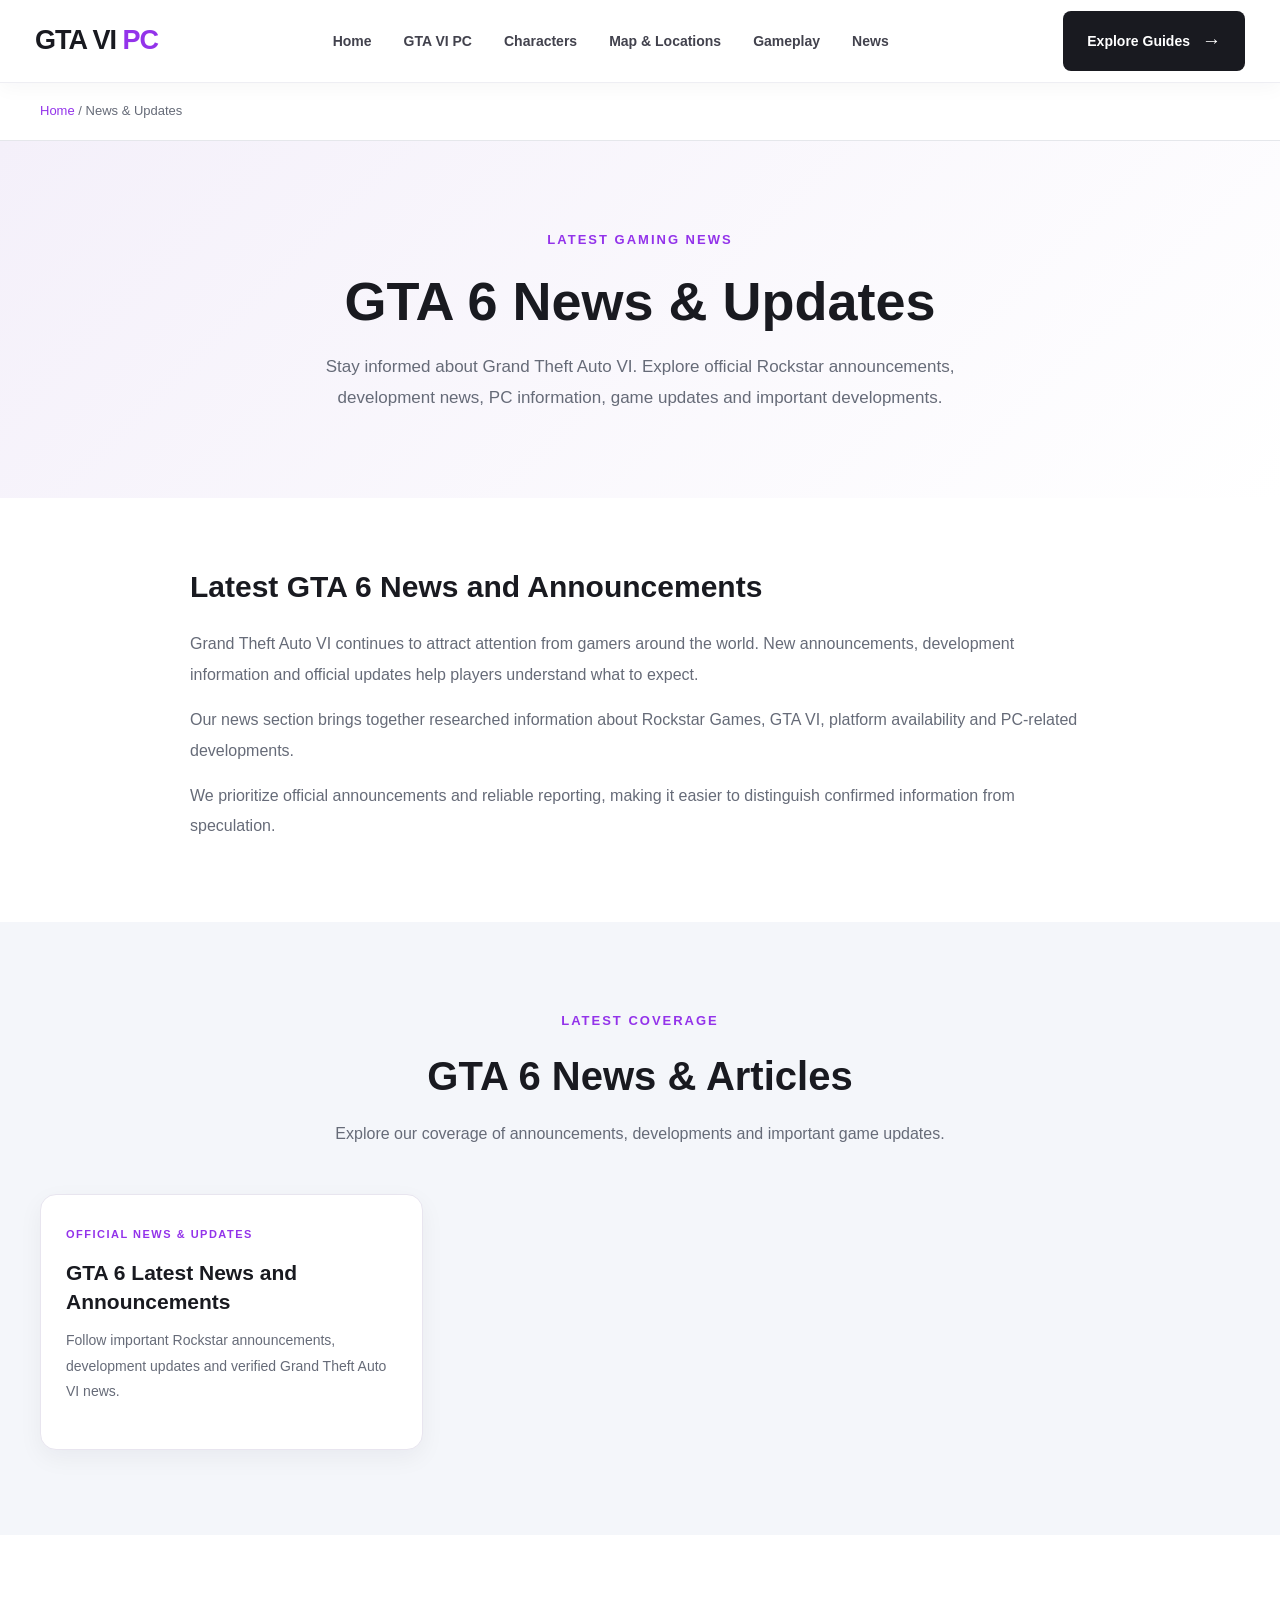
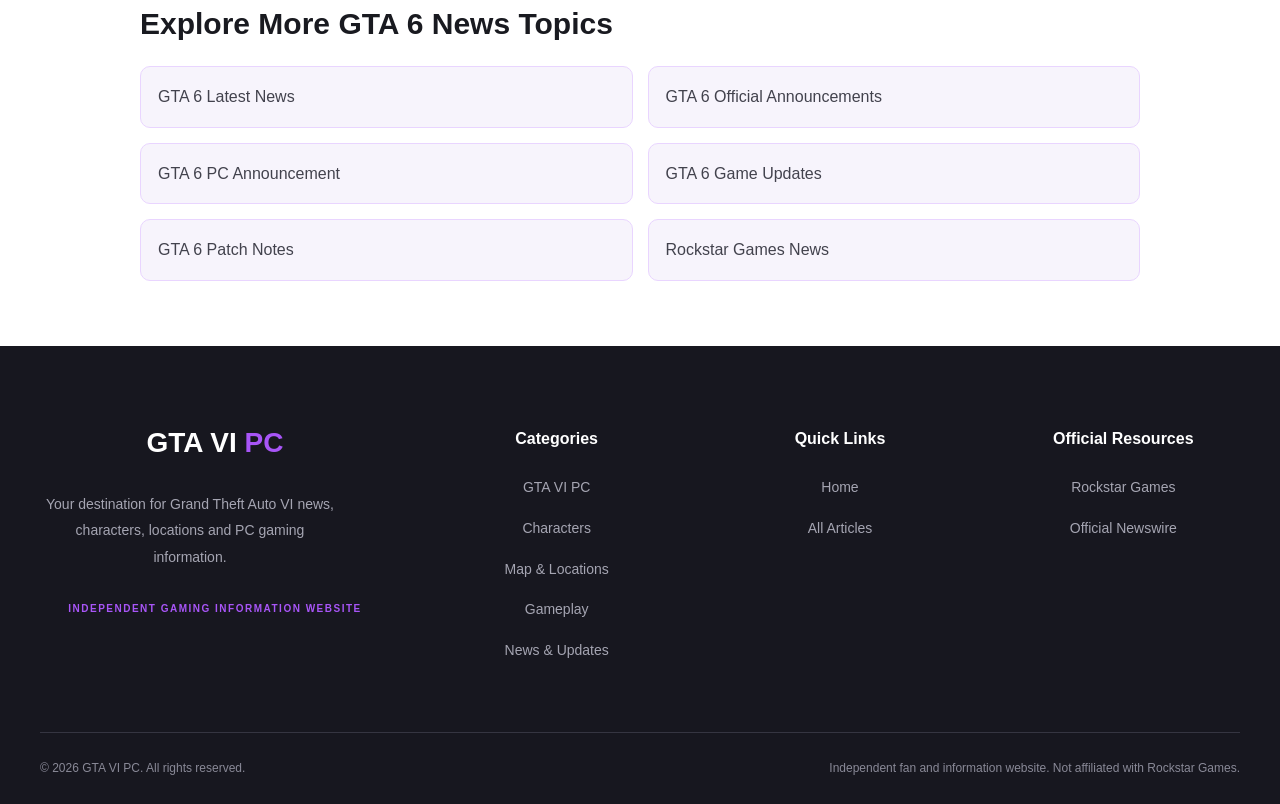
<file: categories/news.html>
<!DOCTYPE html>
<html lang="en">
<head>
  <meta charset="UTF-8">
  <meta name="viewport" content="width=device-width, initial-scale=1.0">

  <title>GTA 6 News & Updates: Latest Announcements | GTA VI PC</title>
  <meta name="description" content="Stay updated with GTA 6 news, Rockstar announcements, PC updates, game developments and the latest Grand Theft Auto VI information.">
  <meta name="robots" content="index, follow">
  <link rel="canonical" href="https://gta6pcworld.github.io/categories/news.html">
  <meta name="theme-color" content="#F4F6FA">

  <link rel="stylesheet" href="../style.css">

  <style>
    .category-hero {
      padding: 85px 20px;
      background: linear-gradient(135deg,#F4F0FA,#FFFFFF);
      text-align: center;
    }

    .category-hero .container {
      max-width: 850px;
      margin: auto;
    }

    .category-label {
      color: #9333EA;
      font-size: 13px;
      font-weight: 700;
      letter-spacing: 2px;
    }

    .category-hero h1 {
      color: #191A20;
      font-size: clamp(36px,5vw,54px);
      line-height: 1.2;
      margin: 18px 0;
    }

    .category-hero p {
      color: #666B78;
      font-size: 17px;
      line-height: 1.8;
      max-width: 720px;
      margin: auto;
    }

    .category-breadcrumb {
      padding: 18px 20px;
      background: #fff;
      border-bottom: 1px solid #E5E7EB;
      font-size: 13px;
      color: #666B78;
    }

    .category-breadcrumb a {
      color: #9333EA;
    }

    .category-intro {
      padding: 65px 20px;
      background: #fff;
    }

    .category-intro .container {
      max-width: 900px;
      margin: auto;
    }

    .category-intro h2,
    .category-topics h2 {
      color: #191A20;
      font-size: 30px;
      margin-bottom: 18px;
    }

    .category-intro p {
      color: #666B78;
      line-height: 1.9;
      margin-bottom: 15px;
    }

    .category-articles {
      padding: 85px 20px;
      background: #F4F6FA;
    }

    .category-heading {
      text-align: center;
      max-width: 750px;
      margin: 0 auto 45px;
    }

    .category-heading h2 {
      font-size: clamp(28px,4vw,40px);
      color: #191A20;
      margin: 12px 0;
    }

    .category-heading p {
      color: #666B78;
      line-height: 1.8;
    }

    .category-grid {
      display: grid;
      grid-template-columns: repeat(3,minmax(0,1fr));
      gap: 25px;
    }

    .category-card {
      background: #fff;
      border: 1px solid #E8E5EF;
      border-radius: 16px;
      overflow: hidden;
      box-shadow: 0 8px 25px rgba(20,20,40,.05);
      transition: transform .3s ease;
    }

    .category-card:hover {
      transform: translateY(-6px);
    }

    .category-card-content {
      padding: 25px;
    }

    .category-card-content span {
      color: #9333EA;
      font-size: 11px;
      font-weight: 700;
      letter-spacing: 1.5px;
    }

    .category-card h3 {
      color: #191A20;
      font-size: 21px;
      line-height: 1.4;
      margin: 12px 0;
    }

    .category-card p {
      color: #666B78;
      font-size: 14px;
      line-height: 1.8;
      margin-bottom: 20px;
    }

    .category-card a {
      color: #9333EA;
      font-weight: 700;
      font-size: 14px;
    }

    .category-topics {
      padding: 65px 20px;
      background: #fff;
    }

    .category-topics .container {
      max-width: 1000px;
      margin: auto;
    }

    .topic-list {
      display: grid;
      grid-template-columns: repeat(2,minmax(0,1fr));
      gap: 15px;
      list-style: none;
    }

    .topic-list li {
      background: #F7F4FC;
      border: 1px solid #E9D5FF;
      border-radius: 10px;
      padding: 17px;
      color: #42424D;
    }

    @media(max-width:900px) {
      .category-grid {
        grid-template-columns: repeat(2,minmax(0,1fr));
      }
    }

    @media(max-width:600px) {
      .category-hero {
        padding: 65px 20px;
      }

      .category-grid,
      .topic-list {
        grid-template-columns: 1fr;
      }

      .category-articles {
        padding: 60px 20px;
      }
    }
  </style>
</head>

<body>

<header class="site-header">
  <div class="header-inner">

    <a href="../index.html" class="brand-logo">
      GTA VI <span>PC</span>
    </a>

    <nav class="primary-nav" id="primary-navigation">
      <a href="../index.html" class="nav-link">Home</a>
      <a href="gta-6-pc.html" class="nav-link">GTA VI PC</a>
      <a href="characters.html" class="nav-link">Characters</a>
      <a href="map-locations.html" class="nav-link">Map & Locations</a>
      <a href="gameplay.html" class="nav-link">Gameplay</a>
      <a href="news.html" class="nav-link">News</a>
    </nav>

    <div class="header-actions">
      <a href="#articles" class="header-cta">
        Explore Guides <span>→</span>
      </a>

      <button class="mobile-menu-toggle"
        type="button"
        aria-label="Open navigation menu"
        aria-expanded="false"
        aria-controls="primary-navigation">
        <span></span>
        <span></span>
        <span></span>
      </button>
    </div>

  </div>
</header>

<main>

  <div class="category-breadcrumb">
    <div class="container">
      <a href="../index.html">Home</a> / News & Updates
    </div>
  </div>

  <section class="category-hero">
    <div class="container">

      <span class="category-label">LATEST GAMING NEWS</span>

      <h1>GTA 6 News & Updates</h1>

      <p>
        Stay informed about Grand Theft Auto VI.
        Explore official Rockstar announcements,
        development news, PC information, game updates
        and important developments.
      </p>

    </div>
  </section>

  <section class="category-intro">
    <div class="container">

      <h2>Latest GTA 6 News and Announcements</h2>

      <p>
        Grand Theft Auto VI continues to attract attention
        from gamers around the world. New announcements,
        development information and official updates
        help players understand what to expect.
      </p>

      <p>
        Our news section brings together researched
        information about Rockstar Games, GTA VI,
        platform availability and PC-related developments.
      </p>

      <p>
        We prioritize official announcements and reliable
        reporting, making it easier to distinguish
        confirmed information from speculation.
      </p>

    </div>
  </section>

  <section class="category-articles" id="articles">
    <div class="container">

      <div class="category-heading">
        <span class="category-label">LATEST COVERAGE</span>

        <h2>GTA 6 News & Articles</h2>

        <p>
          Explore our coverage of announcements,
          developments and important game updates.
        </p>
      </div>

      <div class="category-grid">

        <article class="category-card">
          <div class="category-card-content">

            <span>OFFICIAL NEWS & UPDATES</span>

            <h3>GTA 6 Latest News and Announcements</h3>

            <p>
              Follow important Rockstar announcements,
              development updates and verified
              Grand Theft Auto VI news.
            </p>

          </div>
        </article>

      </div>

    </div>
  </section>

  <section class="category-topics">
    <div class="container">

      <h2>Explore More GTA 6 News Topics</h2>

      <ul class="topic-list">
        <li>GTA 6 Latest News</li>
        <li>GTA 6 Official Announcements</li>
        <li>GTA 6 PC Announcement</li>
        <li>GTA 6 Game Updates</li>
        <li>GTA 6 Patch Notes</li>
        <li>Rockstar Games News</li>
      </ul>

    </div>
  </section>

</main>

<footer class="site-footer">

  <div class="footer-container">

    <div class="footer-brand">
      <a href="../index.html" class="footer-logo">
        GTA VI <span>PC</span>
      </a>

      <p>
        Your destination for Grand Theft Auto VI news,
        characters, locations and PC gaming information.
      </p>

      <span class="footer-tagline">
        INDEPENDENT GAMING INFORMATION WEBSITE
      </span>
    </div>

    <div class="footer-column">
      <h3>Categories</h3>
      <ul>
        <li><a href="gta-6-pc.html">GTA VI PC</a></li>
        <li><a href="characters.html">Characters</a></li>
        <li><a href="map-locations.html">Map & Locations</a></li>
        <li><a href="gameplay.html">Gameplay</a></li>
        <li><a href="news.html">News & Updates</a></li>
      </ul>
    </div>

    <div class="footer-column">
      <h3>Quick Links</h3>
      <ul>
        <li><a href="../index.html">Home</a></li>
        <li><a href="../articles/index.html">All Articles</a></li>
      </ul>
    </div>

    <div class="footer-column">
      <h3>Official Resources</h3>
      <ul>
        <li>
          <a href="https://www.rockstargames.com/VI"
             target="_blank" rel="noopener noreferrer">
            Rockstar Games
          </a>
        </li>
        <li>
          <a href="https://www.rockstargames.com/newswire"
             target="_blank" rel="noopener noreferrer">
            Official Newswire
          </a>
        </li>
      </ul>
    </div>

  </div>

  <div class="footer-bottom">
    <p>© 2026 GTA VI PC. All rights reserved.</p>
    <p>Independent fan and information website. Not affiliated with Rockstar Games.</p>
  </div>

</footer>

<script src="../script.js"></script>

</body>
</html>
</file>
<file: style.css>
/* =========================================
   GTA VI PC WEBSITE
   Main Stylesheet
========================================= */

/* 01. CSS VARIABLES */
:root {
  --primary-bg: #F4F6FA;
  --white: #FFFFFF;
  --dark: #17191F;
  --text: #333333;
  --muted: #666666;
  --purple: #8B35FF;
  --pink: #FF4D9D;
  --border: #E5E7EB;

  --container: 1200px;
  --radius: 12px;
  --transition: 0.3s ease;
}

/* 02. GLOBAL RESET */
* {
  margin: 0;
  padding: 0;
  box-sizing: border-box;
}

html {
  scroll-behavior: smooth;
  scroll-padding-top: 90px;
}

body {
  font-family: Arial, Helvetica, sans-serif;
  background: var(--primary-bg);
  color: var(--text);
  line-height: 1.6;
  overflow-x: hidden;
}

img {
  display: block;
  width: 100%;
  height: auto;
}

a {
  text-decoration: none;
  color: inherit;
}

button {
  font: inherit;
}

.container {
  width: min(100% - 40px, var(--container));
  margin-inline: auto;
}

/* 03. NAVIGATION */
.site-header {
  width: 100%;
  background: var(--white);
  border-bottom: 1px solid var(--border);
  position: sticky;
  top: 0;
  z-index: 1000;
}

.navbar {
  max-width: 1280px;
  min-height: 80px;
  margin: auto;
  padding: 0 30px;

  display: flex;
  align-items: center;
  justify-content: space-between;
  gap: 25px;
}

.logo {
  font-size: 24px;
  font-weight: 800;
  color: var(--dark);
  letter-spacing: -1px;
}

.nav-links {
  display: flex;
  align-items: center;
  gap: 35px;
  list-style: none;
}

.nav-links a {
  color: var(--dark);
  font-size: 15px;
  font-weight: 500;
  transition: var(--transition);
}

.nav-links a:hover {
  color: var(--purple);
}

.nav-button,
.primary-button {
  display: inline-flex;
  align-items: center;
  justify-content: center;
  min-height: 48px;
  padding: 0 25px;

  background: var(--dark);
  color: var(--white);

  font-size: 14px;
  font-weight: 600;
  letter-spacing: 1px;
  border-radius: 5px;

  transition: var(--transition);
}

.nav-button:hover,
.primary-button:hover {
  background: var(--purple);
  transform: translateY(-2px);
}

/* 04. HERO SECTION */
.hero-section {
  max-width: 1280px;
  min-height: 570px;
  margin: auto;
  padding: 80px 30px;

  display: grid;
  grid-template-columns: 1fr 1fr;
  align-items: center;
  gap: 60px;
}

.hero-content {
  max-width: 540px;
}

.hero-label {
  color: var(--purple);
  font-size: 13px;
  font-weight: 700;
  letter-spacing: 2px;
  margin-bottom: 15px;
}

.hero-content h1 {
  color: var(--dark);
  font-size: clamp(42px, 5vw, 64px);
  line-height: 1.1;
  font-weight: 800;
  margin-bottom: 22px;
}

.hero-content > p:not(.hero-label) {
  color: var(--muted);
  font-size: 17px;
  line-height: 1.8;
  margin-bottom: 30px;
  max-width: 500px;
}

.hero-image img {
  width: 100%;
  height: 380px;
  object-fit: cover;
  border-radius: var(--radius);
  box-shadow: 0 15px 40px rgba(0, 0, 0, 0.12);
}


/* 05. ABOUT SECTION */

.about-section {
  background: var(--white);
  padding: 85px 20px;
}

.about-grid {
  display: grid;
  grid-template-columns: 1fr 1fr;
  align-items: center;
  gap: 70px;
}

.about-image img {
  width: 100%;
  height: 380px;
  object-fit: cover;
  border-radius: var(--radius);
  box-shadow: 0 12px 35px rgba(0, 0, 0, 0.08);
}

.about-content {
  max-width: 550px;
}

.section-label {
  display: inline-block;
  color: var(--purple);
  font-size: 13px;
  font-weight: 700;
  letter-spacing: 2px;
  margin-bottom: 14px;
}

.about-content h2 {
  color: var(--dark);
  font-size: clamp(30px, 4vw, 40px);
  line-height: 1.2;
  margin-bottom: 20px;
}

.about-content p {
  color: var(--muted);
  font-size: 16px;
  line-height: 1.8;
}

/* ABOUT MOBILE RESPONSIVE */

@media (max-width: 767px) {
  .about-grid {
    grid-template-columns: 1fr;
    gap: 30px;
  }

  .about-image img {
    height: 280px;
  }
}


/* 06. FEATURES SECTION */
.features-section {
  background: var(--primary-bg);
  padding: 85px 20px;
}

.features-section h2 {
  color: var(--dark);
  text-align: center;
  font-size: clamp(30px, 4vw, 40px);
  line-height: 1.2;
  margin-bottom: 16px;
}

.features-section .container > p {
  max-width: 680px;
  margin: 0 auto 45px;
  text-align: center;
  color: var(--muted);
  font-size: 16px;
  line-height: 1.8;
}

.features-grid {
  display: grid;
  grid-template-columns: repeat(3, minmax(0, 1fr));
  gap: 25px;
}

.feature-card {
  background: var(--white);
  border: 1px solid var(--border);
  border-radius: var(--radius);
  overflow: hidden;

  box-shadow: 0 4px 20px rgba(0, 0, 0, 0.05);

  transition: transform var(--transition),
              box-shadow var(--transition);
}

.feature-card:hover {
  transform: translateY(-7px);
  box-shadow: 0 15px 35px rgba(0, 0, 0, 0.10);
}

.feature-card img {
  width: 100%;
  height: 210px;
  object-fit: cover;
}

.feature-card h3 {
  padding: 22px 22px 8px;
  color: var(--dark);
  font-size: 21px;
  line-height: 1.4;
}

.feature-card p {
  padding: 0 22px 25px;
  color: var(--muted);
  font-size: 15px;
  line-height: 1.7;
}

/* 07. FOOTER */
.site-footer {
  background: var(--dark);
  color: var(--white);
  padding: 40px 20px;
  text-align: center;
}

.site-footer p {
  font-size: 14px;
  color: #D1D5DB;
  margin: 5px 0;
}

/* 08. TABLET RESPONSIVE */
@media (max-width: 991px) {

  .navbar {
    padding: 0 20px;
  }

  .nav-links {
    gap: 18px;
  }

  .hero-section {
    gap: 30px;
    min-height: 480px;
  }

  .hero-image img {
    height: 320px;
  }

  .features-grid {
    grid-template-columns: repeat(2, minmax(0, 1fr));
  }
}

/* 09. MOBILE RESPONSIVE */
@media (max-width: 767px) {

  .navbar {
    min-height: 70px;
    flex-wrap: wrap;
    padding: 15px 20px;
    gap: 15px;
  }

  .logo {
    font-size: 21px;
  }

  .nav-links {
    width: 100%;
    justify-content: center;
    flex-wrap: wrap;
    gap: 15px 22px;
  }

  .nav-links a {
    font-size: 14px;
  }

  .nav-button {
    display: none;
  }

  .hero-section {
    grid-template-columns: 1fr;
    padding: 60px 20px;
    gap: 35px;
    text-align: center;
  }

  .hero-content {
    margin: auto;
  }

  .hero-content > p:not(.hero-label) {
    margin-left: auto;
    margin-right: auto;
  }

  .hero-image img {
    height: 260px;
  }

  .about-section,
  .features-section {
    padding: 60px 20px;
  }

  .features-grid {
    grid-template-columns: 1fr;
    gap: 22px;
  }

  .feature-card img {
    height: 220px;
  }
}

/* 10. SMALL MOBILE */
@media (max-width: 420px) {

  .nav-links {
    gap: 12px;
  }

  .nav-links a {
    font-size: 13px;
  }

  .hero-content h1 {
    font-size: 40px;
  }

  .hero-image img {
    height: 220px;
  }
}

/* 11. JAVASCRIPT INTERACTIONS */

/* Header scroll shadow */
.site-header.scrolled {
  box-shadow: 0 4px 20px rgba(0, 0, 0, 0.08);
}

/* Scroll reveal */
.reveal {
  opacity: 0;
  transform: translateY(25px);
  transition: opacity 0.7s ease, transform 0.7s ease;
}

.reveal.visible {
  opacity: 1;
  transform: translateY(0);
}

/* Back to top */
.back-to-top {
  position: fixed;
  right: 25px;
  bottom: 25px;
  width: 48px;
  height: 48px;

  border: none;
  border-radius: 50%;

  background: var(--purple);
  color: white;

  font-size: 25px;
  cursor: pointer;

  opacity: 0;
  visibility: hidden;
  transform: translateY(10px);

  transition: all 0.3s ease;
  z-index: 999;
}

.back-to-top.show {
  opacity: 1;
  visibility: visible;
  transform: translateY(0);
}

.back-to-top:hover {
  background: var(--pink);
  transform: translateY(-4px);
}

/* Respect reduced motion preferences */
@media (prefers-reduced-motion: reduce) {
  *,
  *::before,
  *::after {
    scroll-behavior: auto !important;
    animation-duration: 0.01ms !important;
    transition-duration: 0.01ms !important;
  }
}

/* 12. GTA VI WORLD SECTION */

.world-section {
  padding: 100px 20px;
  background: #FFFFFF;
}

.world-heading {
  max-width: 720px;
  margin: 0 auto 55px;
  text-align: center;
}

.world-heading h2 {
  font-size: clamp(30px, 4vw, 42px);
  color: var(--dark);
  line-height: 1.2;
  margin: 12px 0 18px;
}

.world-heading p {
  color: var(--muted);
  font-size: 16px;
  line-height: 1.8;
}

.world-grid {
  display: grid;
  grid-template-columns: repeat(3, minmax(0, 1fr));
  gap: 25px;
}

.world-card {
  background: #F7F7FB;
  border: 1px solid var(--border);
  border-radius: 14px;
  padding: 35px 28px;
  transition: 0.3s ease;
}

.world-card:hover {
  transform: translateY(-7px);
  box-shadow: 0 15px 35px rgba(0,0,0,0.08);
  border-color: var(--purple);
}

.world-icon {
  font-size: 36px;
  margin-bottom: 22px;
}

.world-card h3 {
  font-size: 21px;
  color: var(--dark);
  margin-bottom: 12px;
}

.world-card p {
  font-size: 15px;
  color: var(--muted);
  line-height: 1.8;
}

@media (max-width: 767px) {
  .world-section {
    padding: 65px 20px;
  }

  .world-grid {
    grid-template-columns: 1fr;
  }
}

/* GTA VI WORLD SECTION - DESIGN FIX */

.world-section {
  width: 100%;
  padding: 100px 20px;
  background: #ffffff;
  box-sizing: border-box;
}

.world-section .container {
  max-width: 1200px;
  margin: 0 auto;
}

.world-heading {
  max-width: 750px;
  margin: 0 auto 55px;
  text-align: center;
}

.world-heading .section-label {
  display: block;
  margin-bottom: 15px;
}

.world-heading h2 {
  font-size: clamp(30px, 4vw, 42px);
  color: #191a20;
  line-height: 1.2;
  margin: 12px 0 18px;
}

.world-heading p {
  color: #666b78;
  font-size: 16px;
  line-height: 1.8;
}

.world-grid {
  display: grid;
  grid-template-columns: repeat(3, minmax(0, 1fr));
  gap: 28px;
}

.world-card {
  background: #f7f8fc;
  border: 1px solid #e5e7ef;
  border-radius: 16px;
  padding: 35px 28px;
  min-height: 230px;
  box-sizing: border-box;
  transition: transform 0.3s ease,
              box-shadow 0.3s ease;
}

.world-card:hover {
  transform: translateY(-7px);
  box-shadow: 0 15px 35px rgba(0, 0, 0, 0.08);
}

.world-icon {
  font-size: 38px;
  margin-bottom: 22px;
}

.world-card h3 {
  font-size: 21px;
  color: #191a20;
  margin: 0 0 12px;
}

.world-card p {
  font-size: 15px;
  color: #666b78;
  line-height: 1.8;
  margin: 0;
}

/* TABLET */

@media (max-width: 900px) {
  .world-grid {
    grid-template-columns: repeat(2, minmax(0, 1fr));
  }
}

/* MOBILE */

@media (max-width: 600px) {
  .world-section {
    padding: 65px 20px;
  }

  .world-heading {
    margin-bottom: 35px;
  }

  .world-grid {
    grid-template-columns: 1fr;
    gap: 20px;
  }

  .world-card {
    min-height: auto;
  }
}

/* 13. GTA VI CHARACTERS SECTION */


/* 13. GTA VI CHARACTERS SECTION */

.characters-section {
  padding: 100px 20px;
  background: #F4F5F9;
}

.characters-section .container {
  max-width: 1200px;
  margin: 0 auto;
}

.characters-heading {
  text-align: center;
  max-width: 750px;
  margin: 0 auto 55px;
}

.characters-heading h2 {
  font-size: clamp(30px, 4vw, 42px);
  color: #191A20;
  margin: 15px 0;
}

.characters-heading p {
  color: #666B78;
  line-height: 1.8;
}

.characters-grid {
  display: grid;
  grid-template-columns: repeat(3, minmax(0, 1fr));
  gap: 25px;
}

.character-card {
  position: relative;
  min-height: 430px;
  border-radius: 18px;
  overflow: hidden;
  background: #252532;
  display: flex;
  align-items: flex-end;
  isolation: isolate;
  transition: transform 0.35s ease;
}

.character-card > img {
  position: absolute;
  inset: 0;
  width: 100%;
  height: 100%;
  object-fit: cover;
  z-index: -2;
  transition: transform 0.5s ease;
}

.character-overlay {
  position: absolute;
  inset: 0;
  background: linear-gradient(
    to top,
    rgba(10, 10, 18, 0.95) 0%,
    rgba(10, 10, 18, 0.55) 45%,
    rgba(10, 10, 18, 0.05) 100%
  );
  z-index: -1;
}

.character-card:hover {
  transform: translateY(-7px);
}

.character-card:hover > img {
  transform: scale(1.06);
}

.character-number {
  position: absolute;
  top: 20px;
  right: 24px;
  color: rgba(255,255,255,0.65);
  font-size: 48px;
  font-weight: 800;
}

.character-content {
  padding: 28px;
  color: white;
  width: 100%;
}

.character-tag {
  font-size: 11px;
  letter-spacing: 2px;
  font-weight: 700;
}

.character-content h3 {
  font-size: 25px;
  margin: 13px 0;
}

.character-content p {
  font-size: 14px;
  line-height: 1.8;
  color: rgba(255,255,255,0.9);
}

@media (max-width: 900px) {
  .characters-grid {
    grid-template-columns: repeat(2, minmax(0, 1fr));
  }
}

@media (max-width: 600px) {
  .characters-section {
    padding: 65px 20px;
  }

  .characters-grid {
    grid-template-columns: 1fr;
  }

  .character-card {
    min-height: 400px;
  }
}

/* CHARACTER CARDS - FULL BACKGROUND IMAGE FIX */

.character-card {
  position: relative;
  padding: 0;
  overflow: hidden;
  isolation: isolate;
  background: #15151d;
  min-height: 430px;
  border-radius: 18px;
}

.character-card.lucia-card,
.character-card.jason-card,
.character-card.cast-card {
  background: #15151d;
}

.character-card > img {
  position: absolute;
  inset: 0;
  width: 100%;
  height: 100%;
  max-width: none;
  object-fit: cover;
  object-position: center;
  display: block;
  z-index: 0;
  border-radius: inherit;
}

.character-overlay {
  position: absolute;
  inset: 0;
  z-index: 1;
  background: linear-gradient(
    to top,
    rgba(8, 9, 17, 0.96) 0%,
    rgba(8, 9, 17, 0.60) 45%,
    rgba(8, 9, 17, 0.05) 100%
  );
}

.character-number {
  z-index: 2;
}

.character-content {
  position: relative;
  z-index: 2;
  width: 100%;
  padding: 28px;
  box-sizing: border-box;
}

.character-card:hover > img {
  transform: scale(1.06);
}

@media (max-width: 600px) {
  .character-card {
    min-height: 400px;
  }
}

/* 14. GTA VI LOCATIONS SECTION */

.locations-section {
  padding: 100px 20px;
  background: #FFFFFF;
  box-sizing: border-box;
}

.locations-section .container {
  max-width: 1200px;
  margin: 0 auto;
}

/* SECTION HEADING */

.locations-heading {
  max-width: 850px;
  margin: 0 auto 65px;
  text-align: center;
}

.locations-heading .section-label {
  display: block;
  color: #A020F0;
  font-size: 13px;
  font-weight: 700;
  letter-spacing: 2.5px;
  margin-bottom: 18px;
}

.locations-heading h2 {
  color: #191A20;
  font-size: clamp(32px, 4vw, 46px);
  line-height: 1.2;
  margin: 0 0 18px;
}

.locations-heading p {
  color: #666B78;
  font-size: 17px;
  line-height: 1.8;
  margin: 0;
}

/* LOCATION GRID */

.locations-grid {
  display: grid;
  grid-template-columns: repeat(3, minmax(0, 1fr));
  gap: 24px;
}

/* LOCATION CARDS */

.location-card {
  position: relative;
  min-height: 480px;
  border-radius: 22px;
  overflow: hidden;
  isolation: isolate;
  background: #17131E;
  display: flex;
  align-items: flex-end;
  transition: transform 0.35s ease;
}

.location-card > img {
  position: absolute;
  inset: 0;
  width: 100%;
  height: 100%;
  max-width: none;
  object-fit: cover;
  object-position: center;
  z-index: 0;
  transition: transform 0.6s ease;
}

/* DARK IMAGE OVERLAY */

.location-overlay {
  position: absolute;
  inset: 0;
  z-index: 1;
  background: linear-gradient(
    to top,
    rgba(12, 9, 20, 0.97) 0%,
    rgba(12, 9, 20, 0.75) 35%,
    rgba(12, 9, 20, 0.15) 75%,
    rgba(12, 9, 20, 0.02) 100%
  );
}

/* LOCATION TEXT */

.location-content {
  position: relative;
  z-index: 2;
  width: 100%;
  padding: 30px;
  box-sizing: border-box;
  color: #FFFFFF;
}

.location-label {
  display: block;
  color: #FFFFFF;
  font-size: 12px;
  font-weight: 700;
  letter-spacing: 2px;
  margin-bottom: 20px;
}

.location-content h3 {
  color: #FFFFFF;
  font-size: 30px;
  margin: 0 0 16px;
}

.location-content p {
  color: rgba(255,255,255,0.92);
  font-size: 15px;
  line-height: 1.8;
  max-width: 85%;
  margin: 0;
}

/* CIRCULAR ARROW */

.location-arrow {
  position: absolute;
  right: 28px;
  bottom: 35px;
  width: 54px;
  height: 54px;
  border: 2px solid #C36BFF;
  border-radius: 50%;
  display: flex;
  align-items: center;
  justify-content: center;
  color: #FFFFFF;
  font-size: 29px;
  transition: background 0.3s ease;
}

.location-card:hover .location-arrow {
  background: #9333EA;
}

/* HOVER EFFECT */

.location-card:hover {
  transform: translateY(-7px);
}

.location-card:hover > img {
  transform: scale(1.07);
}

/* TABLET */

@media (max-width: 900px) {
  .locations-grid {
    grid-template-columns: repeat(2, minmax(0, 1fr));
  }
}

/* MOBILE */

@media (max-width: 600px) {
  .locations-section {
    padding: 65px 20px;
  }

  .locations-heading {
    margin-bottom: 38px;
  }

  .locations-grid {
    grid-template-columns: 1fr;
    gap: 22px;
  }

  .location-card {
    min-height: 430px;
  }

  .location-content {
    padding: 24px;
  }

  .location-content h3 {
    font-size: 26px;
  }

  .location-content p {
    max-width: 80%;
    font-size: 14px;
  }
}


/* =================================
   GTA VI LOCATIONS SECTION
================================= */

.locations-section {
  padding: 100px 20px;
  background: #fff;
}

.locations-section .container {
  max-width: 1200px;
  margin: 0 auto;
}

/* HEADING */

.locations-heading {
  max-width: 850px;
  margin: 0 auto 55px;
  text-align: center;
}

.locations-heading .section-label {
  display: block;
  color: #9333EA;
  font-size: 13px;
  font-weight: 700;
  letter-spacing: 2px;
  margin-bottom: 16px;
}

.locations-heading h2 {
  color: #191A20;
  font-size: clamp(30px, 4vw, 46px);
  margin: 0 0 16px;
}

.locations-heading p {
  color: #666B78;
  font-size: 17px;
  line-height: 1.8;
}

/* THREE COLUMN GRID */

.locations-grid {
  display: grid;
  grid-template-columns: repeat(3, minmax(0, 1fr));
  gap: 24px;
}

/* LOCATION CARDS */

.location-card {
  position: relative;
  min-width: 0;
  min-height: 480px;
  display: flex;
  align-items: flex-end;
  overflow: hidden;
  isolation: isolate;
  border-radius: 22px;
  background: #17131E;
}

/* FULL BACKGROUND IMAGES */

.location-card > img {
  position: absolute;
  inset: 0;
  width: 100%;
  height: 100%;
  max-width: none;
  object-fit: cover;
  object-position: center;
  z-index: 0;
  transition: transform 0.6s ease;
}

/* DARK OVERLAY */

.location-overlay {
  position: absolute;
  inset: 0;
  z-index: 1;
  background: linear-gradient(
    to top,
    rgba(10, 8, 18, 0.97),
    rgba(10, 8, 18, 0.65) 45%,
    rgba(10, 8, 18, 0.05)
  );
}

/* CARD CONTENT */

.location-content {
  position: relative;
  z-index: 2;
  width: 100%;
  padding: 28px;
  box-sizing: border-box;
  color: #fff;
}

.location-label {
  display: block;
  color: #fff;
  font-size: 12px;
  font-weight: 700;
  letter-spacing: 2px;
  margin-bottom: 18px;
}

.location-content h3 {
  color: #fff;
  font-size: 30px;
  margin: 0 0 15px;
}

.location-content p {
  color: rgba(255,255,255,0.92);
  font-size: 15px;
  line-height: 1.8;
  max-width: 85%;
  margin: 0;
}

/* PURPLE ARROW */

.location-arrow {
  position: absolute;
  right: 25px;
  bottom: 30px;
  width: 54px;
  height: 54px;
  border: 2px solid #B66BFF;
  border-radius: 50%;
  display: flex;
  align-items: center;
  justify-content: center;
  color: #fff;
  font-size: 28px;
  transition: background 0.3s ease;
}

.location-card:hover .location-arrow {
  background: #9333EA;
}

/* HOVER EFFECT */

.location-card:hover {
  transform: translateY(-6px);
}

.location-card:hover > img {
  transform: scale(1.06);
}

/* TABLET */

@media (max-width: 900px) {
  .locations-grid {
    grid-template-columns: repeat(2, minmax(0, 1fr));
  }
}

/* MOBILE */

@media (max-width: 600px) {
  .locations-section {
    padding: 65px 20px;
  }

  .locations-heading {
    margin-bottom: 35px;
  }

  .locations-grid {
    grid-template-columns: 1fr;
  }

  .location-card {
    min-height: 420px;
  }
}


/* =========================================
   16. GTA VI GAMING NEWS SECTION
========================================= */

.news-section {
  padding: 100px 20px;
  background: #FFFFFF;
}

.news-section .container {
  max-width: 1200px;
  margin: 0 auto;
}

/* SECTION HEADING */

.news-heading {
  max-width: 850px;
  margin: 0 auto 60px;
  text-align: center;
}

.news-heading .section-label {
  display: block;
  color: #9333EA;
  font-size: 13px;
  font-weight: 700;
  letter-spacing: 2.5px;
  margin-bottom: 16px;
}

.news-heading h2 {
  color: #191A20;
  font-size: clamp(30px, 4vw, 46px);
  line-height: 1.2;
  margin: 0 0 18px;
}

.news-heading p {
  color: #666B78;
  font-size: 17px;
  line-height: 1.8;
  margin: 0;
}

/* NEWS GRID */

.news-grid {
  display: grid;
  grid-template-columns: repeat(3, minmax(0, 1fr));
  gap: 26px;
  align-items: stretch;
}

/* NEWS CARD */

.news-card {
  background: #FFFFFF;
  border: 1px solid #E7E7ED;
  border-radius: 18px;
  overflow: hidden;
  min-width: 0;
  box-shadow: 0 8px 25px rgba(20, 20, 40, 0.05);
  transition: transform 0.35s ease,
              box-shadow 0.35s ease;
}

.news-card:hover {
  transform: translateY(-7px);
  box-shadow: 0 16px 35px rgba(20, 20, 40, 0.12);
}

/* NEWS IMAGES */

.news-image {
  width: 100%;
  height: 230px;
  overflow: hidden;
  background: #F0EDF5;
}

.news-image img {
  display: block;
  width: 100%;
  height: 100%;
  max-width: none;
  object-fit: cover;
  object-position: center;
  transition: transform 0.5s ease;
}

.news-card:hover .news-image img {
  transform: scale(1.06);
}

/* NEWS CONTENT */

.news-content {
  padding: 27px;
}

.news-category {
  display: inline-block;
  color: #9333EA;
  font-size: 11px;
  font-weight: 700;
  letter-spacing: 1.7px;
  margin-bottom: 15px;
}

.news-content h3 {
  color: #191A20;
  font-size: 22px;
  line-height: 1.4;
  margin: 0 0 13px;
}

.news-content p {
  color: #666B78;
  font-size: 15px;
  line-height: 1.8;
  margin: 0 0 22px;
}

/* READ MORE LINKS */

.news-link {
  display: inline-flex;
  align-items: center;
  gap: 10px;
  color: #9333EA;
  font-size: 14px;
  font-weight: 700;
  text-decoration: none;
  transition: gap 0.3s ease,
              color 0.3s ease;
}

.news-link:hover {
  color: #6B21A8;
  gap: 15px;
}

.news-link span {
  font-size: 20px;
}

.news-coming-soon {
  color: #77717F;
  cursor: default;
}

/* TABLET */

@media (max-width: 900px) {

  .news-grid {
    grid-template-columns: repeat(2, minmax(0, 1fr));
  }

  .news-section {
    padding: 80px 20px;
  }

}

/* MOBILE */

@media (max-width: 600px) {

  .news-section {
    padding: 65px 20px;
  }

  .news-heading {
    margin-bottom: 38px;
  }

  .news-heading p {
    font-size: 15px;
  }

  .news-grid {
    grid-template-columns: 1fr;
    gap: 22px;
  }

  .news-image {
    height: 220px;
  }

  .news-content {
    padding: 23px;
  }

  .news-content h3 {
    font-size: 21px;
  }

}


/* =========================================
   17. GTA VI PC INFORMATION SECTION
========================================= */

.pc-info-section {
  padding: 100px 20px;
  background: #F7F7FB;
}

.pc-info-section .container {
  max-width: 1200px;
  margin: 0 auto;
}

/* SECTION HEADING */

.pc-info-heading {
  max-width: 850px;
  margin: 0 auto 60px;
  text-align: center;
}

.pc-info-heading .section-label {
  display: block;
  color: #9333EA;
  font-size: 13px;
  font-weight: 700;
  letter-spacing: 2px;
  margin-bottom: 16px;
}

.pc-info-heading h2 {
  color: #191A20;
  font-size: clamp(30px, 4vw, 46px);
  line-height: 1.2;
  margin: 0 0 18px;
}

.pc-info-heading p {
  color: #666B78;
  font-size: 17px;
  line-height: 1.8;
  margin: 0;
}

/* INFORMATION GRID */

.pc-info-grid {
  display: grid;
  grid-template-columns: repeat(3, minmax(0, 1fr));
  gap: 25px;
  align-items: stretch;
}

/* INFORMATION CARDS */

.pc-info-card {
  position: relative;
  min-width: 0;
  padding: 35px 28px;
  background: #FFFFFF;
  border: 1px solid #E8E5EF;
  border-radius: 18px;
  box-shadow: 0 8px 25px rgba(20, 20, 40, 0.04);
  transition: transform 0.35s ease,
              box-shadow 0.35s ease;
}

.pc-info-card:hover {
  transform: translateY(-7px);
  box-shadow: 0 16px 35px rgba(20, 20, 40, 0.10);
}

/* ICON */

.pc-info-icon {
  width: 65px;
  height: 65px;
  display: flex;
  align-items: center;
  justify-content: center;
  background: #F2E8FF;
  border-radius: 16px;
  font-size: 30px;
  margin-bottom: 28px;
}

/* CARD NUMBER */

.pc-info-number {
  position: absolute;
  top: 30px;
  right: 28px;
  color: #E6D5FA;
  font-size: 35px;
  font-weight: 800;
}

/* CATEGORY */

.pc-info-category {
  display: block;
  color: #9333EA;
  font-size: 11px;
  font-weight: 700;
  letter-spacing: 1.5px;
  margin-bottom: 13px;
}

/* CARD HEADING */

.pc-info-card h3 {
  color: #191A20;
  font-size: 22px;
  line-height: 1.4;
  margin: 0 0 14px;
}

/* CARD DESCRIPTION */

.pc-info-card p {
  color: #666B78;
  font-size: 15px;
  line-height: 1.8;
  margin: 0 0 25px;
}

/* LINKS */

.pc-info-link {
  display: inline-flex;
  align-items: center;
  gap: 9px;
  color: #9333EA;
  font-size: 14px;
  font-weight: 700;
  text-decoration: none;
  transition: gap 0.3s ease;
}

.pc-info-link:hover {
  gap: 15px;
}

.pc-info-link span {
  font-size: 19px;
}

.pc-info-coming-soon {
  color: #88818F;
  cursor: default;
}

/* TABLET */

@media (max-width: 900px) {
  .pc-info-grid {
    grid-template-columns: repeat(2, minmax(0, 1fr));
  }

  .pc-info-section {
    padding: 80px 20px;
  }
}

/* MOBILE */

@media (max-width: 600px) {
  .pc-info-section {
    padding: 65px 20px;
  }

  .pc-info-heading {
    margin-bottom: 38px;
  }

  .pc-info-grid {
    grid-template-columns: 1fr;
    gap: 20px;
  }

  .pc-info-card {
    padding: 28px 24px;
  }

  .pc-info-card h3 {
    font-size: 21px;
  }
}


/* =========================================
   18. PROFESSIONAL WEBSITE FOOTER
========================================= */

.site-footer {
  background: #17171F;
  color: #FFFFFF;
  padding: 75px 30px 25px;
}

.footer-container {
  max-width: 1200px;
  margin: 0 auto;
  display: grid;
  grid-template-columns: 1.5fr 1fr 1fr 1fr;
  gap: 50px;
  padding-bottom: 55px;
}

/* BRAND */

.footer-logo {
  display: inline-block;
  color: #FFFFFF;
  font-size: 28px;
  font-weight: 800;
  text-decoration: none;
  margin-bottom: 20px;
}

.footer-logo span {
  color: #A855F7;
}

.footer-brand p {
  max-width: 300px;
  color: #A5A5B2;
  font-size: 14px;
  line-height: 1.9;
  margin-bottom: 24px;
}

.footer-tagline {
  color: #A855F7;
  font-size: 10px;
  font-weight: 700;
  letter-spacing: 1.5px;
  line-height: 1.8;
}

/* FOOTER COLUMNS */

.footer-column h3 {
  color: #FFFFFF;
  font-size: 16px;
  font-weight: 700;
  margin: 5px 0 23px;
}

.footer-column ul {
  list-style: none;
  padding: 0;
  margin: 0;
}

.footer-column li {
  margin-bottom: 15px;
}

.footer-column a {
  color: #A5A5B2;
  font-size: 14px;
  text-decoration: none;
  transition: color 0.3s ease,
              padding-left 0.3s ease;
}

.footer-column a:hover {
  color: #C084FC;
  padding-left: 5px;
}

/* FOOTER BOTTOM */

.footer-bottom {
  max-width: 1200px;
  margin: 0 auto;
  padding-top: 25px;
  border-top: 1px solid #353541;
  display: flex;
  justify-content: space-between;
  align-items: center;
  gap: 20px;
}

.footer-bottom p {
  color: #898997;
  font-size: 12px;
  line-height: 1.7;
  margin: 0;
}

/* TABLET */

@media (max-width: 900px) {

  .footer-container {
    grid-template-columns: repeat(2, minmax(0, 1fr));
    gap: 40px;
  }

}

/* MOBILE */

@media (max-width: 600px) {

  .site-footer {
    padding: 55px 22px 25px;
  }

  .footer-container {
    grid-template-columns: 1fr;
    gap: 32px;
    padding-bottom: 35px;
  }

  .footer-brand p {
    max-width: 100%;
  }

  .footer-bottom {
    flex-direction: column;
    align-items: flex-start;
    gap: 10px;
  }

}


/* =========================================
   19. PREMIUM RESPONSIVE HEADER
========================================= */

.site-header {
  position: sticky;
  top: 0;
  z-index: 1000;
  width: 100%;
  background: rgba(255, 255, 255, 0.96);
  backdrop-filter: blur(14px);
  -webkit-backdrop-filter: blur(14px);
  border-bottom: 1px solid #EEEEF3;
  box-shadow: 0 4px 20px rgba(20, 20, 40, 0.04);
}

.header-inner {
  max-width: 1300px;
  min-height: 82px;
  margin: 0 auto;
  padding: 0 35px;
  display: flex;
  align-items: center;
  justify-content: space-between;
  gap: 30px;
}

/* LOGO */

.brand-logo {
  flex-shrink: 0;
  color: #191A20;
  font-size: 27px;
  font-weight: 850;
  letter-spacing: -1px;
  text-decoration: none;
}

.brand-logo span {
  color: #9333EA;
}

/* DESKTOP NAVIGATION */

.primary-nav {
  display: flex;
  align-items: center;
  justify-content: center;
  gap: 32px;
}

.nav-link {
  position: relative;
  color: #42424D;
  font-size: 14px;
  font-weight: 600;
  text-decoration: none;
  padding: 10px 0;
  transition: color 0.3s ease;
}

.nav-link::after {
  content: "";
  position: absolute;
  left: 0;
  bottom: 3px;
  width: 0;
  height: 2px;
  background: #9333EA;
  transition: width 0.3s ease;
}

.nav-link:hover {
  color: #9333EA;
}

.nav-link:hover::after {
  width: 100%;
}

/* HEADER ACTIONS */

.header-actions {
  display: flex;
  align-items: center;
  gap: 15px;
}

.header-cta {
  display: inline-flex;
  align-items: center;
  justify-content: center;
  gap: 12px;
  padding: 15px 24px;
  border-radius: 8px;
  background: #191A20;
  color: #FFFFFF;
  font-size: 14px;
  font-weight: 700;
  text-decoration: none;
  transition: background 0.3s ease,
              transform 0.3s ease;
}

.header-cta:hover {
  background: #9333EA;
  transform: translateY(-2px);
}

.header-cta span {
  font-size: 19px;
}

/* MOBILE MENU BUTTON */

.mobile-menu-toggle {
  display: none;
  width: 44px;
  height: 44px;
  padding: 10px;
  background: #F4F0FA;
  border: 1px solid #E9D5FF;
  border-radius: 8px;
  cursor: pointer;
}

.mobile-menu-toggle span {
  display: block;
  width: 21px;
  height: 2px;
  margin: 5px auto;
  background: #191A20;
  border-radius: 3px;
  transition: transform 0.3s ease,
              opacity 0.3s ease;
}

/* TABLET */

@media (max-width: 950px) {

  .header-inner {
    padding: 0 22px;
    gap: 18px;
  }

  .primary-nav {
    gap: 18px;
  }

  .nav-link {
    font-size: 13px;
  }

  .header-cta {
    padding: 13px 17px;
  }

}

/* MOBILE */

@media (max-width: 700px) {

  .header-inner {
    min-height: 72px;
    padding: 0 18px;
  }

  .brand-logo {
    font-size: 24px;
  }

  .mobile-menu-toggle {
    display: block;
  }

  .primary-nav {
    display: none;
    position: absolute;
    top: 100%;
    left: 0;
    right: 0;
    padding: 20px;
    background: #FFFFFF;
    border-top: 1px solid #EEEEF3;
    box-shadow: 0 12px 20px rgba(20, 20, 40, 0.08);
    flex-direction: column;
    align-items: stretch;
    gap: 8px;
  }

  .primary-nav.is-open {
    display: flex;
  }

  .nav-link {
    display: block;
    padding: 13px 10px;
    font-size: 15px;
  }

  .nav-link::after {
    display: none;
  }

  .header-cta {
    padding: 12px 15px;
    font-size: 12px;
  }

}


/* MOBILE MENU ICON ANIMATION */

.mobile-menu-toggle.is-active span:nth-child(1) {
  transform: translateY(7px) rotate(45deg);
}

.mobile-menu-toggle.is-active span:nth-child(2) {
  opacity: 0;
}

.mobile-menu-toggle.is-active span:nth-child(3) {
  transform: translateY(-7px) rotate(-45deg);
}

.character-card-link {
  display: block;
  color: inherit;
  text-decoration: none;
}

.character-card-link:focus-visible {
  outline: 3px solid #9333ff;
  outline-offset: 5px;
  border-radius: 16px;
}

/* Clickable location cards */

.location-card-link {
    display: block;
    color: inherit;
    text-decoration: none;
}

.location-card-link .location-card {
    height: 100%;
}

.location-card-link:focus-visible {
    outline: 3px solid #9333EA;
    outline-offset: 4px;
}
</file>
